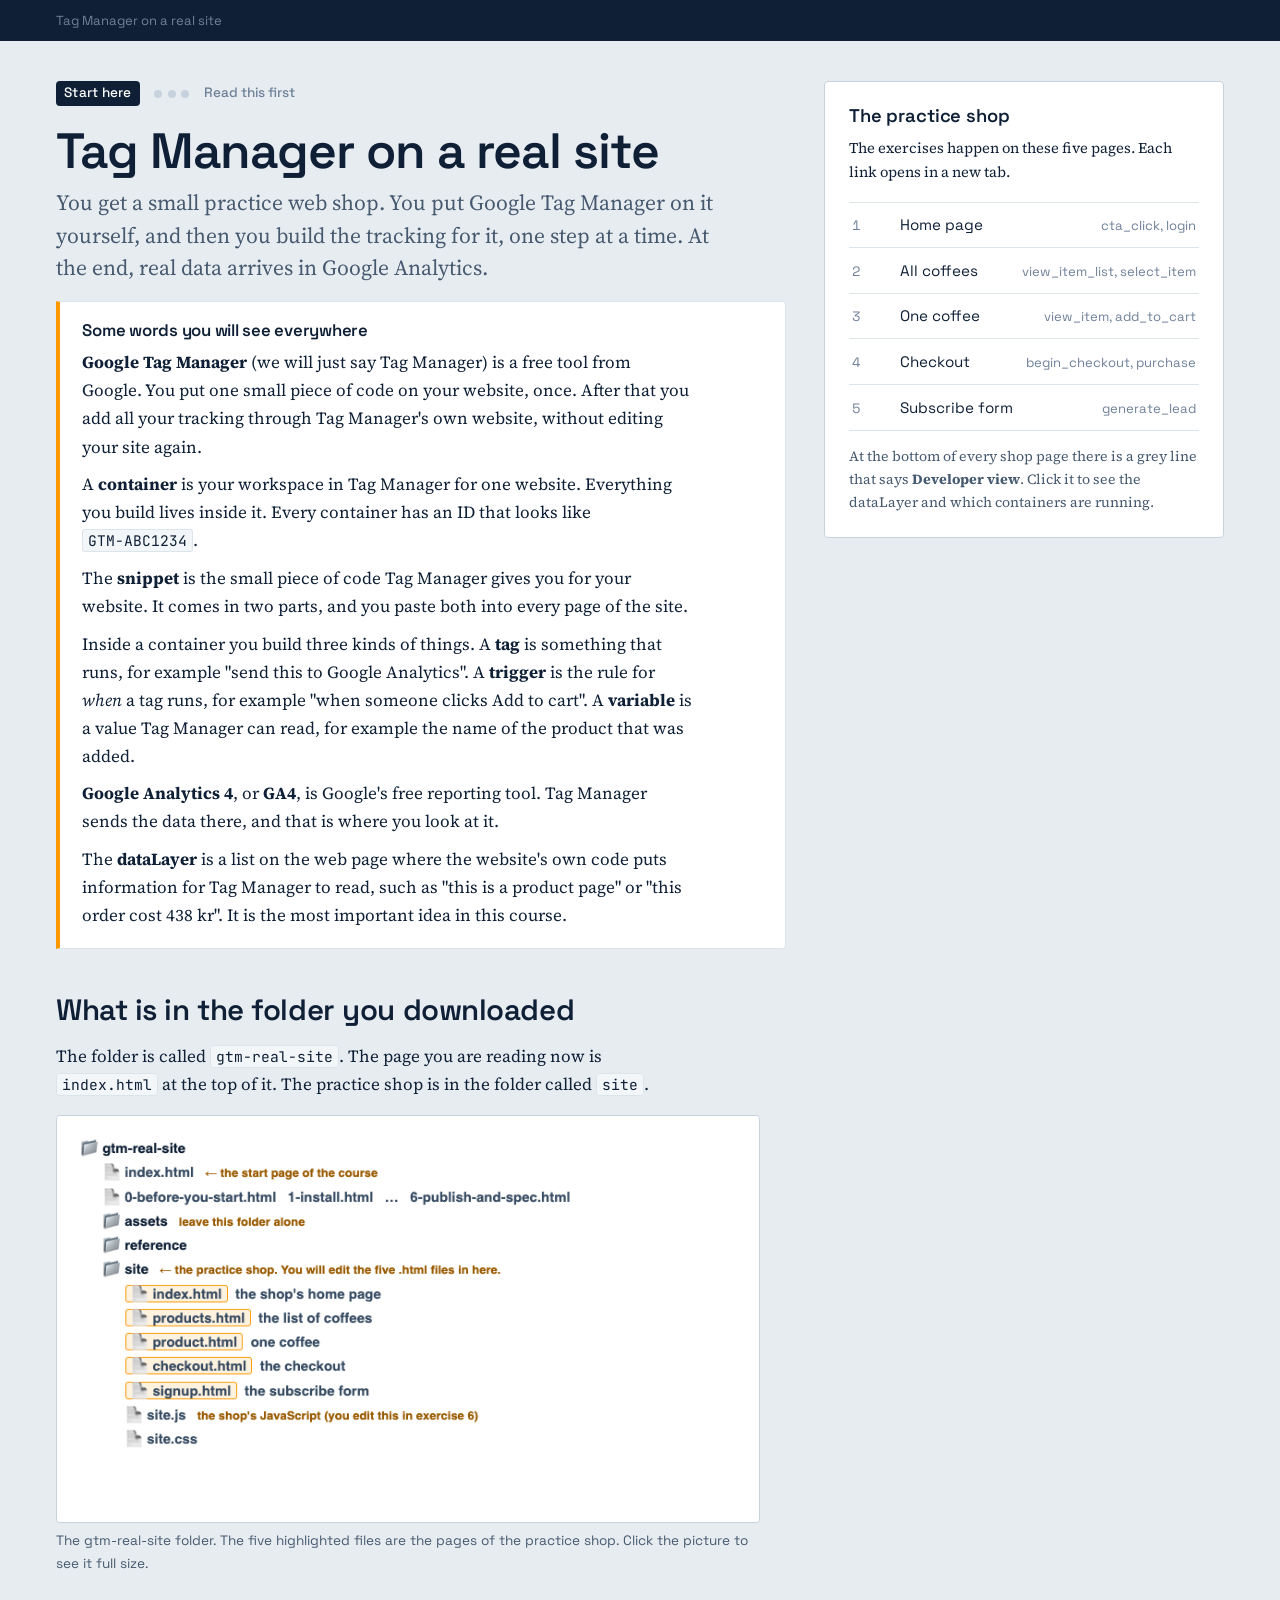
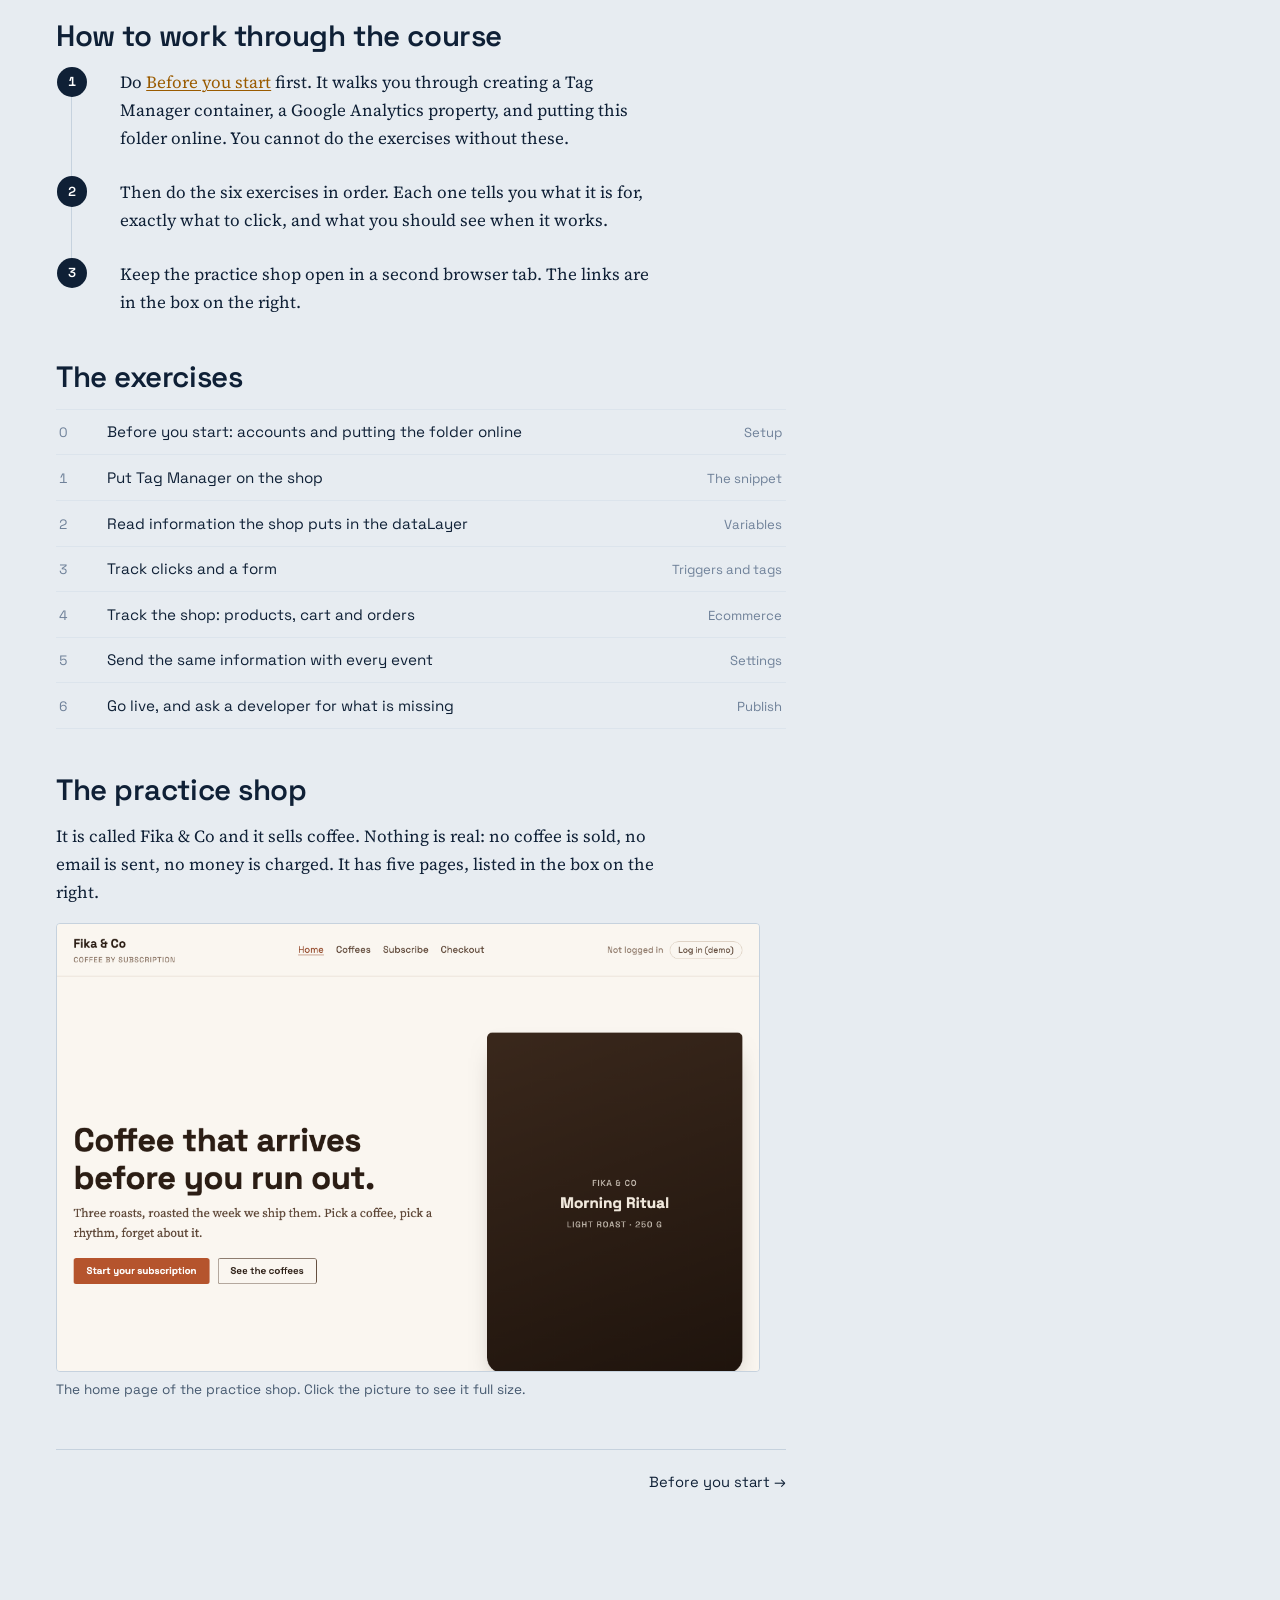
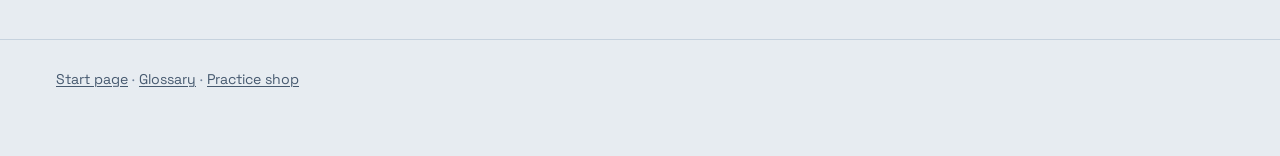
<file: gtm-real-site/index.html>
<!DOCTYPE html>
<html lang="en">
<head>
<!-- Google Tag Manager -->
<script>(function(w,d,s,l,i){w[l]=w[l]||[];w[l].push({'gtm.start':
new Date().getTime(),event:'gtm.js'});var f=d.getElementsByTagName(s)[0],
j=d.createElement(s),dl=l!='dataLayer'?'&l='+l:'';j.async=true;j.src=
'https://www.googletagmanager.com/gtm.js?id='+i+dl;f.parentNode.insertBefore(j,f);
})(window,document,'script','dataLayer','GTM-MZ7253NK');</script>
<!-- End Google Tag Manager -->
<meta charset="UTF-8">
<meta name="viewport" content="width=device-width, initial-scale=1.0">
<title>Tag Manager on a real site</title>
<meta name="description" content="A hands-on Google Tag Manager course for beginners. You put Tag Manager on a small practice web shop yourself, then build the tracking for it step by step and see the results in Google Analytics.">
<link rel="preconnect" href="https://fonts.googleapis.com">
<link rel="preconnect" href="https://fonts.gstatic.com" crossorigin>
<link href="https://fonts.googleapis.com/css2?family=JetBrains+Mono:wght@400;700&family=Source+Serif+4:opsz,wght@8..60,400;8..60,600&family=Space+Grotesk:wght@400;500;600;700&display=swap" rel="stylesheet">
<link rel="stylesheet" href="assets/course.css">
</head>
<body>
<!-- Google Tag Manager (noscript) -->
<noscript><iframe src="https://www.googletagmanager.com/ns.html?id=GTM-MZ7253NK"
height="0" width="0" style="display:none;visibility:hidden"></iframe></noscript>
<!-- End Google Tag Manager (noscript) -->

<a class="skip" href="#main">Skip to content</a>

<nav aria-label="Breadcrumb">
    <ul class="crumbs">
        <li><a href="index.html" aria-current="page">Tag Manager on a real site</a></li>
    </ul>
</nav>

<main id="main" class="wrap">
<div class="bench">
    <div class="column">

        <div class="ex-meta">
            <span class="ex-no">Start here</span>
            <span class="level"><i></i><i></i><i></i> </span>
            <span>Read this first</span>
        </div>

        <h1>Tag Manager on a real site</h1>
        <p class="lede">You get a small practice web shop. You put Google Tag Manager on it yourself, and then you build
            the tracking for it, one step at a time. At the end, real data arrives in Google Analytics.</p>

        <div class="purpose">
            <h2>Some words you will see everywhere</h2>
            <p><b>Google Tag Manager</b> (we will just say Tag Manager) is a free tool from Google. You put one small
                piece of code on your website, once. After that you add all your tracking through Tag Manager's own
                website, without editing your site again.</p>
            <p>A <b>container</b> is your workspace in Tag Manager for one website. Everything you build lives inside
                it. Every container has an ID that looks like <code>GTM-ABC1234</code>.</p>
            <p>The <b>snippet</b> is the small piece of code Tag Manager gives you for your website. It comes in two
                parts, and you paste both into every page of the site.</p>
            <p>Inside a container you build three kinds of things. A <b>tag</b> is something that runs, for example
                "send this to Google Analytics". A <b>trigger</b> is the rule for <em>when</em> a tag runs, for example
                "when someone clicks Add to cart". A <b>variable</b> is a value Tag Manager can read, for example the
                name of the product that was added.</p>
            <p><b>Google Analytics 4</b>, or <b>GA4</b>, is Google's free reporting tool. Tag Manager sends the data
                there, and that is where you look at it.</p>
            <p>The <b>dataLayer</b> is a list on the web page where the website's own code puts information for Tag
                Manager to read, such as "this is a product page" or "this order cost 438 kr". It is the most
                important idea in this course.</p>
        </div>

        <h2>What is in the folder you downloaded</h2>
        <p>The folder is called <code>gtm-real-site</code>. The page you are reading now is <code>index.html</code>
            at the top of it. The practice shop is in the folder called <code>site</code>.</p>
        <figure class="shot"><a href="assets/img/folder.png" target="_blank" rel="noopener"><img src="assets/img/folder.png" alt="The gtm-real-site folder. The five highlighted files are the pages of the practice shop."></a><figcaption>The gtm-real-site folder. The five highlighted files are the pages of the practice shop. Click the picture to see it full size.</figcaption></figure>

        <h2>How to work through the course</h2>
        <ol class="steps">
            <li><p>Do <a href="0-before-you-start.html">Before you start</a> first. It walks you through creating a
                Tag Manager container, a Google Analytics property, and putting this folder online. You cannot do the
                exercises without these.</p></li>
            <li><p>Then do the six exercises in order. Each one tells you what it is for, exactly what to click, and
                what you should see when it works.</p></li>
            <li><p>Keep the practice shop open in a second browser tab. The links are in the box on the right.</p></li>
        </ol>

        <h2>The exercises</h2>
        <ul class="exercises">
            <li><a href="0-before-you-start.html"><span class="n">0</span><span>Before you start: accounts and putting the folder online</span><span class="what">Setup</span></a></li>
            <li><a href="1-install.html"><span class="n">1</span><span>Put Tag Manager on the shop</span><span class="what">The snippet</span></a></li>
            <li><a href="2-page-data.html"><span class="n">2</span><span>Read information the shop puts in the dataLayer</span><span class="what">Variables</span></a></li>
            <li><a href="3-custom-events.html"><span class="n">3</span><span>Track clicks and a form</span><span class="what">Triggers and tags</span></a></li>
            <li><a href="4-ecommerce.html"><span class="n">4</span><span>Track the shop: products, cart and orders</span><span class="what">Ecommerce</span></a></li>
            <li><a href="5-shared-settings.html"><span class="n">5</span><span>Send the same information with every event</span><span class="what">Settings</span></a></li>
            <li><a href="6-publish-and-spec.html"><span class="n">6</span><span>Go live, and ask a developer for what is missing</span><span class="what">Publish</span></a></li>
        </ul>

        <h2>The practice shop</h2>
        <p>It is called Fika &amp; Co and it sells coffee. Nothing is real: no coffee is sold, no email is sent, no
            money is charged. It has five pages, listed in the box on the right.</p>
        <figure class="shot"><a href="assets/img/site-home.png" target="_blank" rel="noopener"><img src="assets/img/site-home.png" alt="The home page of the practice shop."></a><figcaption>The home page of the practice shop. Click the picture to see it full size.</figcaption></figure>


        <div class="pager">
            <span></span>
            <span><a href="0-before-you-start.html">Before you start &rarr;</a></span>
        </div>
    </div>

    <div class="rail">
        <div class="card">
            <h3 style="margin-top:0">The practice shop</h3>
            <p style="font-size:.92rem">The exercises happen on these five pages. Each link opens in a new tab.</p>
            <ul class="exercises"><li><a href="site/index.html" target="_blank" rel="noopener"><span class="n">1</span><span>Home page</span><span class="what">cta_click, login</span></a></li><li><a href="site/products.html" target="_blank" rel="noopener"><span class="n">2</span><span>All coffees</span><span class="what">view_item_list, select_item</span></a></li><li><a href="site/product.html?sku=FK-002" target="_blank" rel="noopener"><span class="n">3</span><span>One coffee</span><span class="what">view_item, add_to_cart</span></a></li><li><a href="site/checkout.html" target="_blank" rel="noopener"><span class="n">4</span><span>Checkout</span><span class="what">begin_checkout, purchase</span></a></li><li><a href="site/signup.html" target="_blank" rel="noopener"><span class="n">5</span><span>Subscribe form</span><span class="what">generate_lead</span></a></li></ul>
            <p style="font-size:.88rem;margin:.9rem 0 0;color:var(--ink-2)">At the bottom of every shop page there is a grey line that says <b>Developer view</b>. Click it to see the dataLayer and which containers are running.</p>
        </div>
    </div>
</div>
</main>

<footer class="site">
    <p><a href="index.html">Start page</a> · <a href="reference/glossary.html">Glossary</a> · <a href="site/index.html">Practice shop</a></p>
</footer>

</body>
</html>
</file>
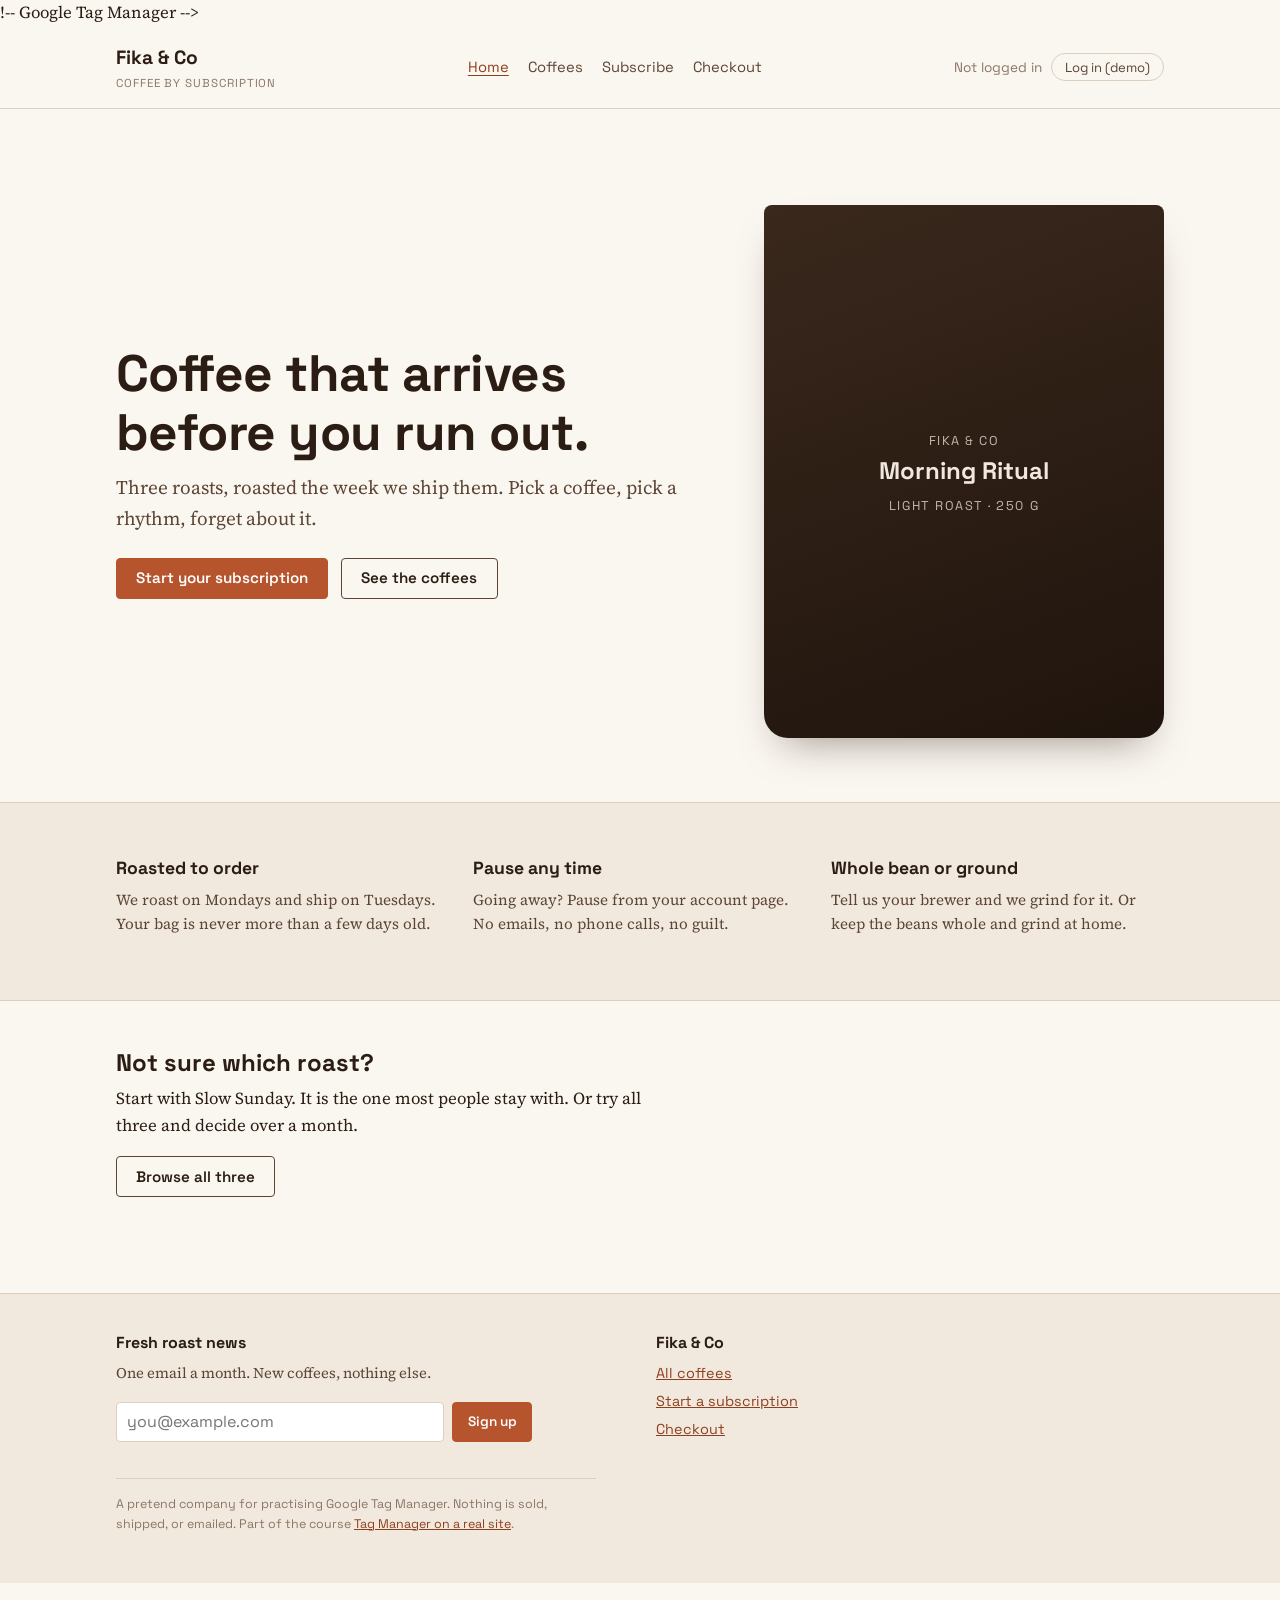
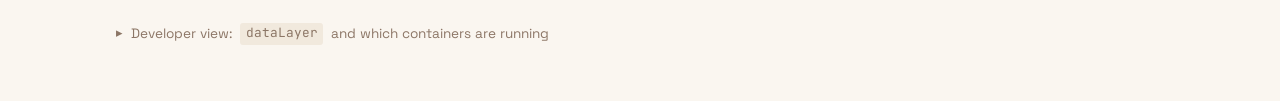
<file: gtm-real-site/site/index.html>
<!DOCTYPE html>
<html lang="en">
<head>

<meta charset="UTF-8">
<meta name="viewport" content="width=device-width, initial-scale=1.0">
<title>Fika & Co — Coffee by subscription</title>
<meta name="description" content="Practice site for the Tag Manager course, module 5. Fresh-roasted coffee by subscription.">
<link rel="preconnect" href="https://fonts.googleapis.com">
<link rel="preconnect" href="https://fonts.gstatic.com" crossorigin>
<link href="https://fonts.googleapis.com/css2?family=JetBrains+Mono:wght@400;700&family=Source+Serif+4:opsz,wght@8..60,400;8..60,600&family=Space+Grotesk:wght@400;500;600;700&display=swap" rel="stylesheet">
<link rel="stylesheet" href="site.css">

<!-- Page data. site.js pushes this into the dataLayer straight away, BEFORE
     any container loads, so every tag on the page can read page.* and user.* -->
<script>window.FIKA_PAGE = { type: 'home', category: null };</script>
<script src="site.js"></script>

<!-- ======================================================================
     EXERCISE 1 — PASTE THE <head> PART OF YOUR GOOGLE TAG MANAGER
     SNIPPET ON THE EMPTY LINE BELOW THIS COMMENT.

     (The snippet at the very top of this file belongs to the course author.
     Leave it there. Two containers on one page is normal.)
     ====================================================================== -->
!-- Google Tag Manager -->
  <script>
    (function(w,d,s,l,i){
      w[l]=w[l]||[];
      w[l].push({'gtm.start': new Date().getTime(), event:'gtm.js'});
      var f=d.getElementsByTagName(s)[0],
      j=d.createElement(s),
      dl=l!='dataLayer'?'&l='+l:'';
      j.async=true;
      j.src='https://www.googletagmanager.com/gtm.js?id='+i+dl;
      f.parentNode.insertBefore(j,f);
    })(window,document,'script','dataLayer','GTM-MZ7253NK');
  </script>
  <!-- End Google Tag Manager -->
<!-- ====================================================================== -->

<!-- Developer view: the collapsible dataLayer panel at the bottom of the page.
     A real site would not have this. -->
<script>window.GTM_COURSE_MANUAL = 'GTM-W2S6DPBK';</script>
<script src="../assets/course.js"></script>
</head>
<body data-page="home">


<!-- ======================================================================
     EXERCISE 1 — PASTE THE <body> PART OF YOUR SNIPPET (the <noscript>
     iframe) ON THE EMPTY LINE BELOW THIS COMMENT.
     ====================================================================== -->
<!-- Google Tag Manager (noscript) -->
<noscript><iframe src="https://www.googletagmanager.com/ns.html?id=GTM-MZ7253NK"
height="0" width="0" style="display:none;visibility:hidden"></iframe></noscript>
<!-- End Google Tag Manager (noscript) -->
<!-- ====================================================================== -->

<header class="top">
    <div class="wrap">
        <a class="brand" href="index.html">Fika &amp; Co <small>Coffee by subscription</small></a>
        <nav aria-label="Main"><ul><li><a href="index.html" aria-current="page">Home</a></li><li><a href="products.html">Coffees</a></li><li><a href="signup.html">Subscribe</a></li><li><a href="checkout.html">Checkout</a></li></ul></nav>
        <div class="account" id="account"></div>
    </div>
</header>

<main>

    <section class="hero">
        <div class="wrap">
            <div>
                <h1>Coffee that arrives before you run out.</h1>
                <p class="lede">Three roasts, roasted the week we ship them. Pick a coffee, pick a rhythm, forget about it.</p>
                <div class="row">
                    <a class="btn" href="signup.html" data-cta="hero">Start your subscription</a>
                    <a class="btn ghost" href="products.html" data-cta="hero_secondary">See the coffees</a>
                </div>
            </div>
            <div class="bag"><div><span>Fika &amp; Co</span><b>Morning Ritual</b><span>Light roast · 250 g</span></div></div>
        </div>
    </section>

    <section class="band cream">
        <div class="wrap">
            <div class="three">
                <div><h3>Roasted to order</h3><p>We roast on Mondays and ship on Tuesdays. Your bag is never more than a few days old.</p></div>
                <div><h3>Pause any time</h3><p>Going away? Pause from your account page. No emails, no phone calls, no guilt.</p></div>
                <div><h3>Whole bean or ground</h3><p>Tell us your brewer and we grind for it. Or keep the beans whole and grind at home.</p></div>
            </div>
        </div>
    </section>

    <section class="band">
        <div class="wrap">
            <h2>Not sure which roast?</h2>
            <p>Start with Slow Sunday. It is the one most people stay with. Or try all three and decide over a month.</p>
            <a class="btn ghost" href="products.html" data-cta="mid_page">Browse all three</a>
        </div>
    </section>

</main>

<footer class="foot">
    <div class="wrap">
        <div>
            <h3>Fresh roast news</h3>
            <p>One email a month. New coffees, nothing else.</p>
            <form id="footer-newsletter">
                <input type="email" name="email" placeholder="you@example.com" aria-label="Email address" required>
                <button class="btn small" type="submit">Sign up</button>
            </form>
        </div>
        <div>
            <h3>Fika &amp; Co</h3>
            <ul>
                <li><a href="products.html">All coffees</a></li>
                <li><a href="signup.html">Start a subscription</a></li>
                <li><a href="checkout.html">Checkout</a></li>
            </ul>
        </div>
        <p class="legal">A pretend company for practising Google Tag Manager. Nothing is sold, shipped, or emailed.
            Part of the course <a href="../index.html">Tag Manager on a real site</a>.</p>
    </div>
</footer>

<details class="devpanel">
    <summary>Developer view: <code>dataLayer</code> and which containers are running</summary>
    <p class="devnote">This panel is course scaffolding. Your Tag Manager <b>Preview</b> mode shows the same information, and that is the tool you will use on real sites.</p>
    <div id="monitor"></div>
</details>

</body>
</html>
</file>
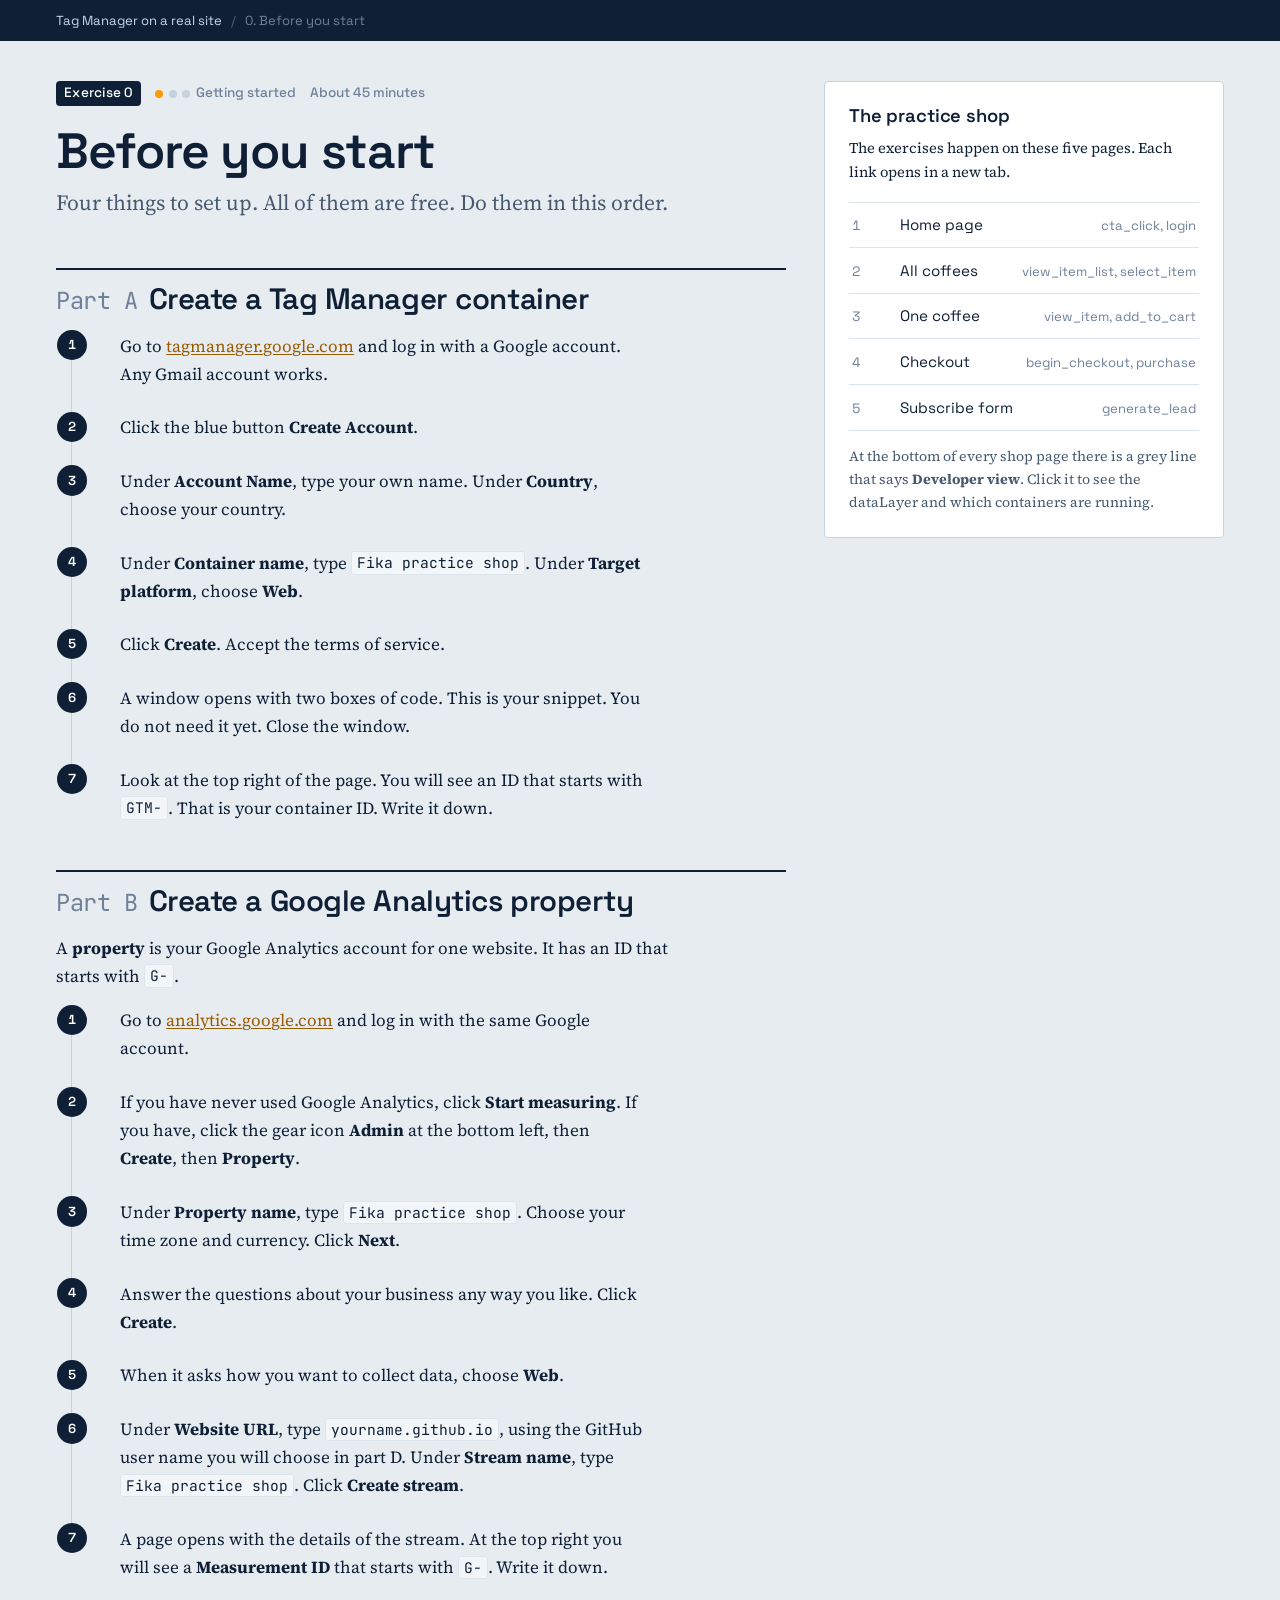
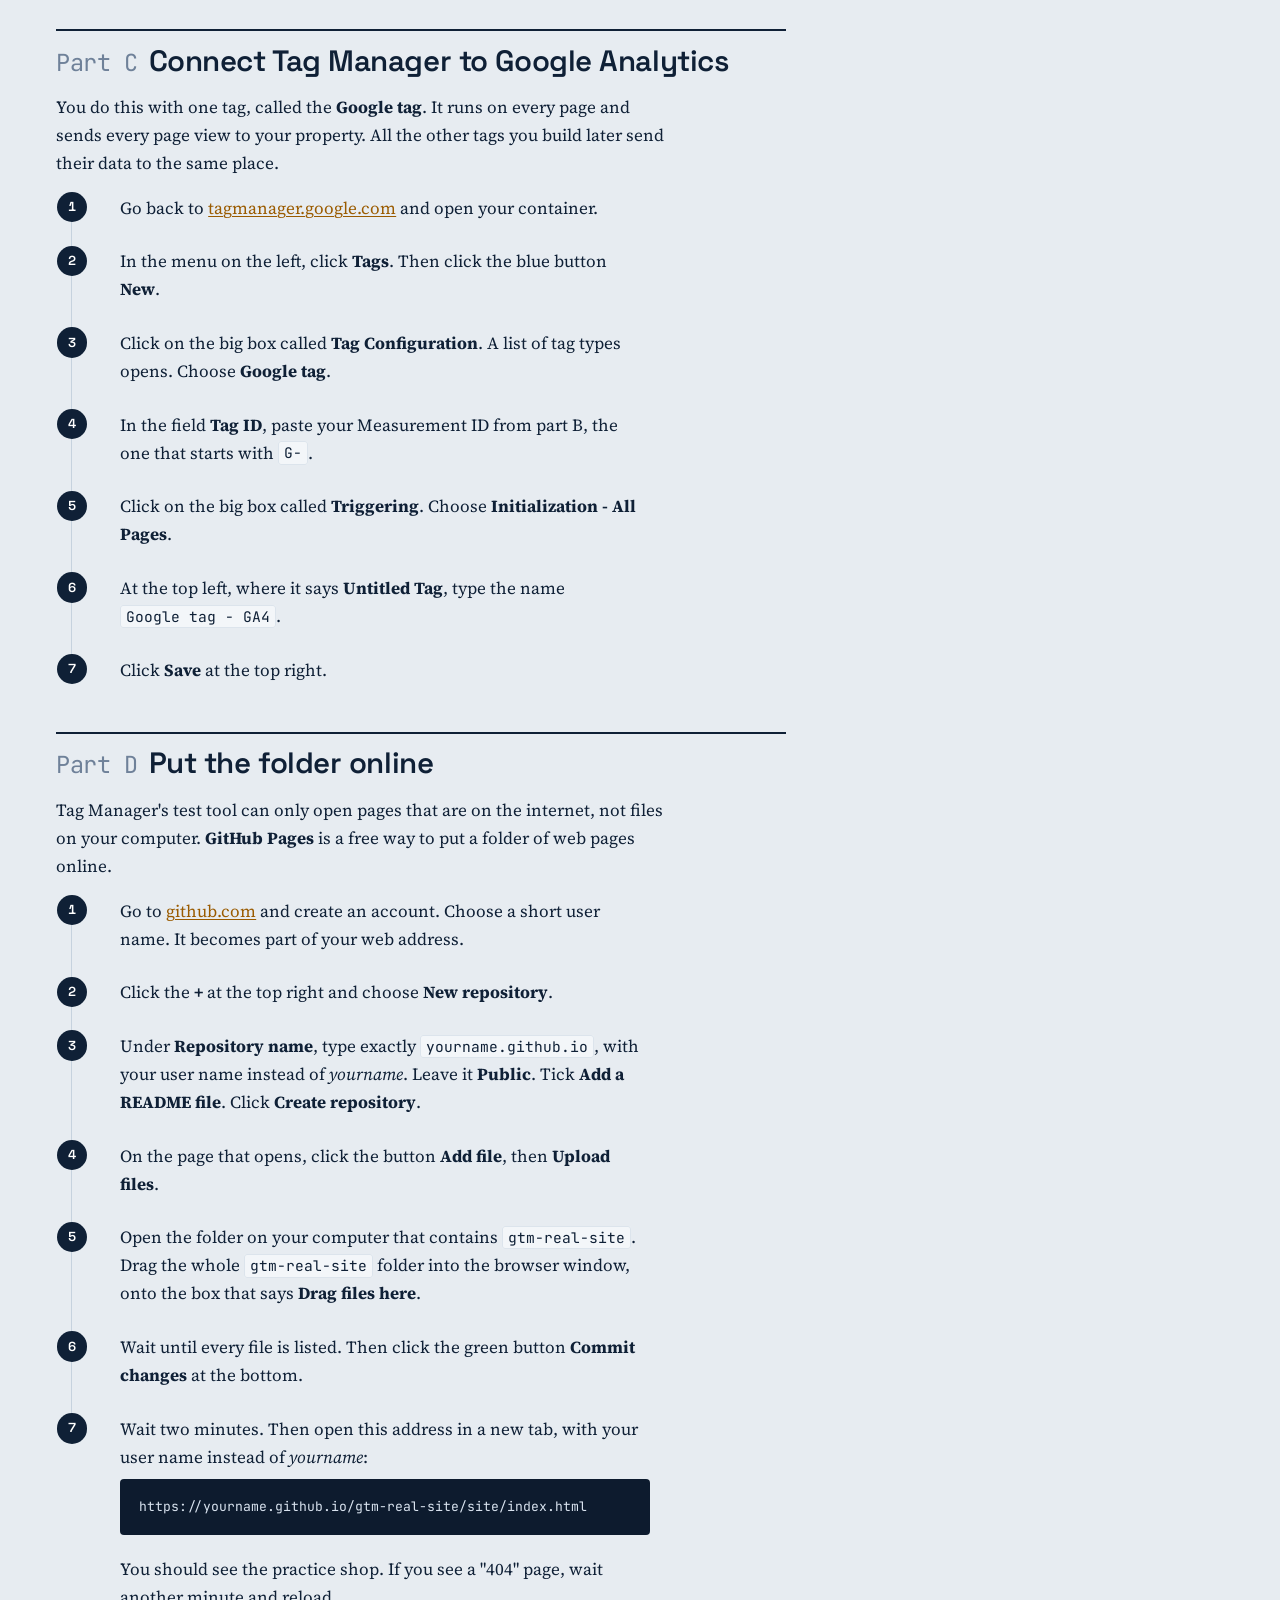
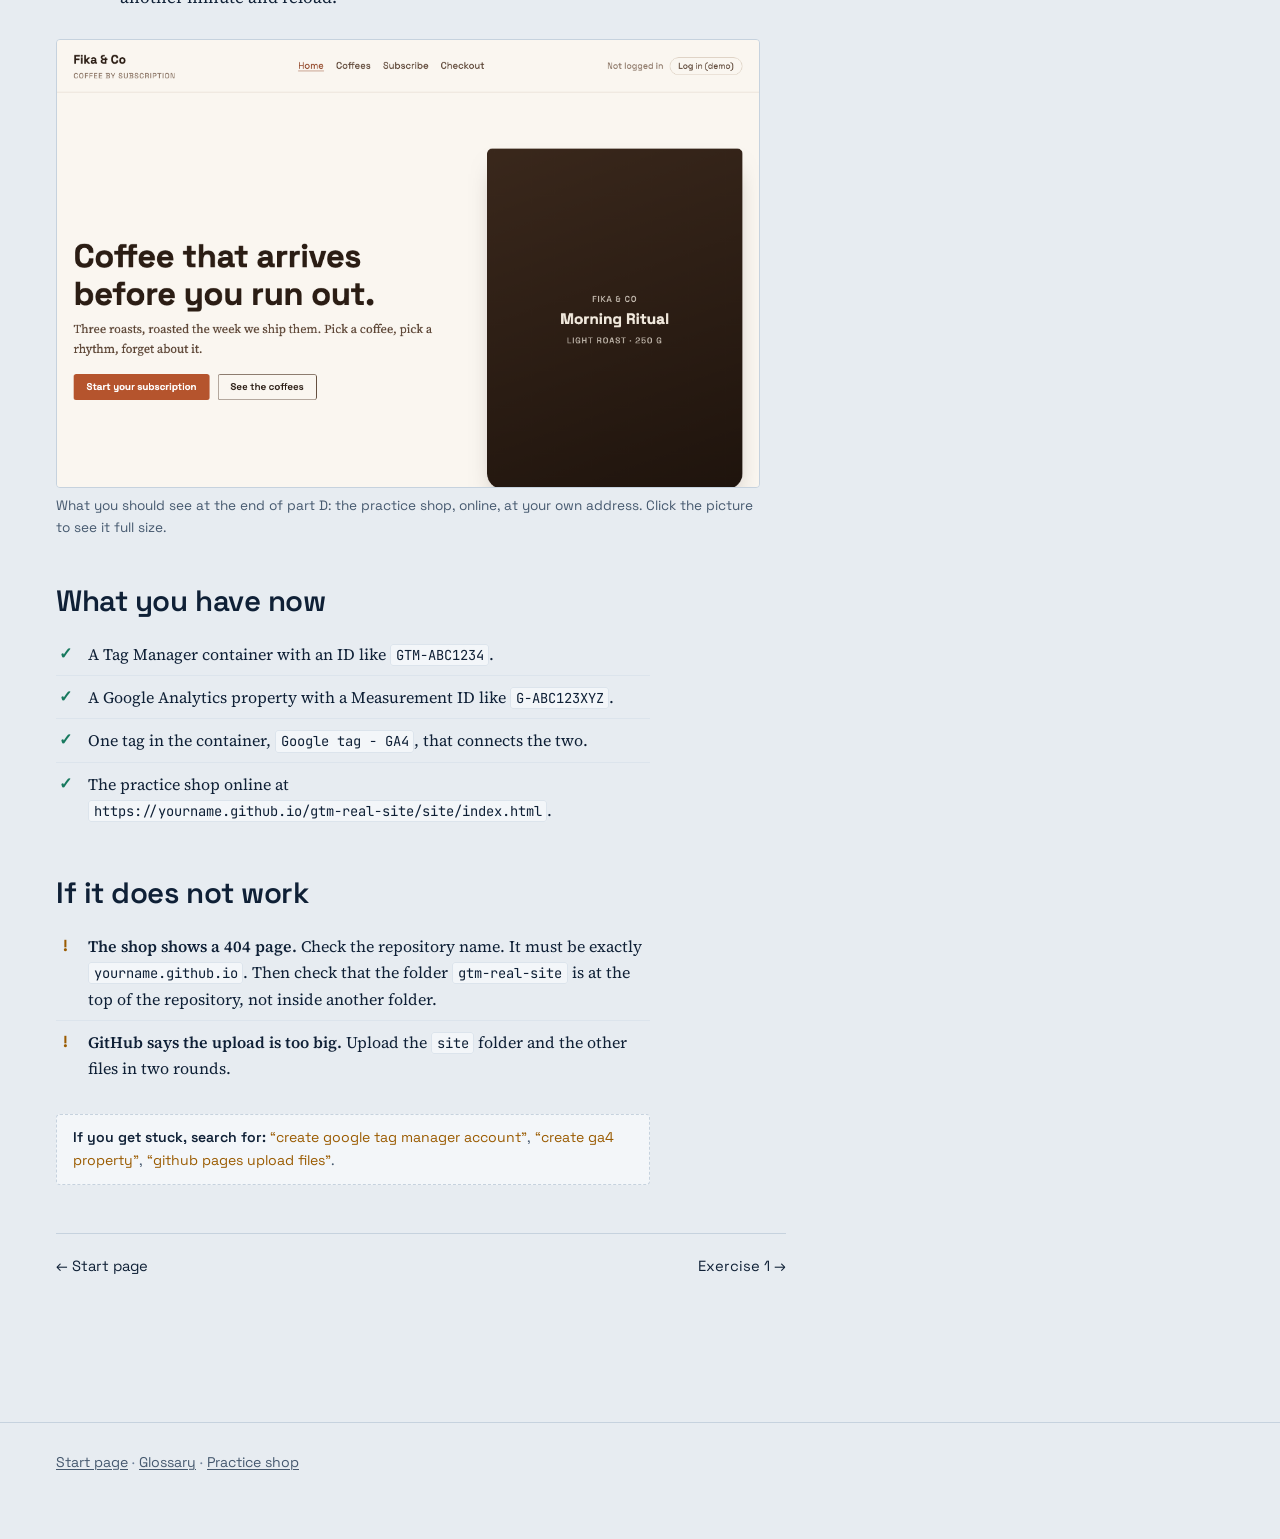
<file: gtm-real-site/0-before-you-start.html>
<!DOCTYPE html>
<html lang="en">
<head>
<!-- Google Tag Manager -->
<script>(function(w,d,s,l,i){w[l]=w[l]||[];w[l].push({'gtm.start':
new Date().getTime(),event:'gtm.js'});var f=d.getElementsByTagName(s)[0],
j=d.createElement(s),dl=l!='dataLayer'?'&l='+l:'';j.async=true;j.src=
'https://www.googletagmanager.com/gtm.js?id='+i+dl;f.parentNode.insertBefore(j,f);
})(window,document,'script','dataLayer','GTM-W2S6DPBK');</script>
<!-- End Google Tag Manager -->
<meta charset="UTF-8">
<meta name="viewport" content="width=device-width, initial-scale=1.0">
<title>Before you start</title>
<meta name="description" content="Create a Google Tag Manager container and a Google Analytics 4 property, connect them, and put the practice shop online with GitHub Pages.">
<link rel="preconnect" href="https://fonts.googleapis.com">
<link rel="preconnect" href="https://fonts.gstatic.com" crossorigin>
<link href="https://fonts.googleapis.com/css2?family=JetBrains+Mono:wght@400;700&family=Source+Serif+4:opsz,wght@8..60,400;8..60,600&family=Space+Grotesk:wght@400;500;600;700&display=swap" rel="stylesheet">
<link rel="stylesheet" href="assets/course.css">
</head>
<body>
<!-- Google Tag Manager (noscript) -->
<noscript><iframe src="https://www.googletagmanager.com/ns.html?id=GTM-W2S6DPBK"
height="0" width="0" style="display:none;visibility:hidden"></iframe></noscript>
<!-- End Google Tag Manager (noscript) -->

<a class="skip" href="#main">Skip to content</a>

<nav aria-label="Breadcrumb">
    <ul class="crumbs">
        <li><a href="index.html">Tag Manager on a real site</a></li><li><a href="0-before-you-start.html" aria-current="page">0. Before you start</a></li>
    </ul>
</nav>

<main id="main" class="wrap">
<div class="bench">
    <div class="column">

        <div class="ex-meta">
            <span class="ex-no">Exercise 0</span>
            <span class="level"><i class="on"></i><i></i><i></i> Getting started</span>
            <span>About 45 minutes</span>
        </div>

        <h1>Before you start</h1>
        <p class="lede">Four things to set up. All of them are free. Do them in this order.</p>

        <h2 class="step"><span class="num">Part A</span> Create a Tag Manager container</h2>
        <ol class="steps">
            <li><p>Go to <a href="https://tagmanager.google.com" target="_blank" rel="noopener">tagmanager.google.com</a> and log in with a Google account. Any Gmail account works.</p></li>
            <li><p>Click the blue button <b>Create Account</b>.</p></li>
            <li><p>Under <b>Account Name</b>, type your own name. Under <b>Country</b>, choose your country.</p></li>
            <li><p>Under <b>Container name</b>, type <code>Fika practice shop</code>. Under <b>Target platform</b>, choose <b>Web</b>.</p></li>
            <li><p>Click <b>Create</b>. Accept the terms of service.</p></li>
            <li><p>A window opens with two boxes of code. This is your snippet. You do not need it yet. Close the window.</p></li>
            <li><p>Look at the top right of the page. You will see an ID that starts with <code>GTM-</code>. That is your container ID. Write it down.</p></li>
        </ol>

        <h2 class="step"><span class="num">Part B</span> Create a Google Analytics property</h2>
        <p>A <b>property</b> is your Google Analytics account for one website. It has an ID that starts with <code>G-</code>.</p>
        <ol class="steps">
            <li><p>Go to <a href="https://analytics.google.com" target="_blank" rel="noopener">analytics.google.com</a> and log in with the same Google account.</p></li>
            <li><p>If you have never used Google Analytics, click <b>Start measuring</b>. If you have, click the gear icon <b>Admin</b> at the bottom left, then <b>Create</b>, then <b>Property</b>.</p></li>
            <li><p>Under <b>Property name</b>, type <code>Fika practice shop</code>. Choose your time zone and currency. Click <b>Next</b>.</p></li>
            <li><p>Answer the questions about your business any way you like. Click <b>Create</b>.</p></li>
            <li><p>When it asks how you want to collect data, choose <b>Web</b>.</p></li>
            <li><p>Under <b>Website URL</b>, type <code>yourname.github.io</code>, using the GitHub user name you will choose in part D. Under <b>Stream name</b>, type <code>Fika practice shop</code>. Click <b>Create stream</b>.</p></li>
            <li><p>A page opens with the details of the stream. At the top right you will see a <b>Measurement ID</b> that starts with <code>G-</code>. Write it down.</p></li>
        </ol>

        <h2 class="step"><span class="num">Part C</span> Connect Tag Manager to Google Analytics</h2>
        <p>You do this with one tag, called the <b>Google tag</b>. It runs on every page and sends every page view to your property. All the other tags you build later send their data to the same place.</p>
        <ol class="steps">
            <li><p>Go back to <a href="https://tagmanager.google.com" target="_blank" rel="noopener">tagmanager.google.com</a> and open your container.</p></li>
            <li><p>In the menu on the left, click <b>Tags</b>. Then click the blue button <b>New</b>.</p></li>
            <li><p>Click on the big box called <b>Tag Configuration</b>. A list of tag types opens. Choose <b>Google tag</b>.</p></li>
            <li><p>In the field <b>Tag ID</b>, paste your Measurement ID from part B, the one that starts with <code>G-</code>.</p></li>
            <li><p>Click on the big box called <b>Triggering</b>. Choose <b>Initialization - All Pages</b>.</p></li>
            <li><p>At the top left, where it says <b>Untitled Tag</b>, type the name <code>Google tag - GA4</code>.</p></li>
            <li><p>Click <b>Save</b> at the top right.</p></li>
        </ol>

        <h2 class="step"><span class="num">Part D</span> Put the folder online</h2>
        <p>Tag Manager's test tool can only open pages that are on the internet, not files on your computer. <b>GitHub Pages</b> is a free way to put a folder of web pages online.</p>
        <ol class="steps">
            <li><p>Go to <a href="https://github.com" target="_blank" rel="noopener">github.com</a> and create an account. Choose a short user name. It becomes part of your web address.</p></li>
            <li><p>Click the <b>+</b> at the top right and choose <b>New repository</b>.</p></li>
            <li><p>Under <b>Repository name</b>, type exactly <code>yourname.github.io</code>, with your user name instead of <i>yourname</i>. Leave it <b>Public</b>. Tick <b>Add a README file</b>. Click <b>Create repository</b>.</p></li>
            <li><p>On the page that opens, click the button <b>Add file</b>, then <b>Upload files</b>.</p></li>
            <li><p>Open the folder on your computer that contains <code>gtm-real-site</code>. Drag the whole <code>gtm-real-site</code> folder into the browser window, onto the box that says <b>Drag files here</b>.</p></li>
            <li><p>Wait until every file is listed. Then click the green button <b>Commit changes</b> at the bottom.</p></li>
            <li><p>Wait two minutes. Then open this address in a new tab, with your user name instead of <i>yourname</i>:</p>
<pre><code>https://yourname.github.io/gtm-real-site/site/index.html</code></pre>
                <p>You should see the practice shop. If you see a "404" page, wait another minute and reload.</p></li>
        </ol>
        <figure class="shot"><a href="assets/img/site-home.png" target="_blank" rel="noopener"><img src="assets/img/site-home.png" alt="What you should see at the end of part D: the practice shop, online, at your own address."></a><figcaption>What you should see at the end of part D: the practice shop, online, at your own address. Click the picture to see it full size.</figcaption></figure>

        <h2>What you have now</h2>
        <ul class="outcome">
            <li>A Tag Manager container with an ID like <code>GTM-ABC1234</code>.</li>
            <li>A Google Analytics property with a Measurement ID like <code>G-ABC123XYZ</code>.</li>
            <li>One tag in the container, <code>Google tag - GA4</code>, that connects the two.</li>
            <li>The practice shop online at <code>https://yourname.github.io/gtm-real-site/site/index.html</code>.</li>
        </ul>

        <h2>If it does not work</h2>
        <ul class="fix">
            <li><b>The shop shows a 404 page.</b> Check the repository name. It must be exactly <code>yourname.github.io</code>. Then check that the folder <code>gtm-real-site</code> is at the top of the repository, not inside another folder.</li>
            <li><b>GitHub says the upload is too big.</b> Upload the <code>site</code> folder and the other files in two rounds.</li>
        </ul>

        <div class="lookup">
            <b>If you get stuck, search for:</b> <q>create google tag manager account</q>, <q>create ga4 property</q>,
            <q>github pages upload files</q>.
        </div>


        <div class="pager">
            <span><a href="index.html">&larr; Start page</a></span>
            <span><a href="1-install.html">Exercise 1 &rarr;</a></span>
        </div>
    </div>

    <div class="rail">
        <div class="card">
            <h3 style="margin-top:0">The practice shop</h3>
            <p style="font-size:.92rem">The exercises happen on these five pages. Each link opens in a new tab.</p>
            <ul class="exercises"><li><a href="site/index.html" target="_blank" rel="noopener"><span class="n">1</span><span>Home page</span><span class="what">cta_click, login</span></a></li><li><a href="site/products.html" target="_blank" rel="noopener"><span class="n">2</span><span>All coffees</span><span class="what">view_item_list, select_item</span></a></li><li><a href="site/product.html?sku=FK-002" target="_blank" rel="noopener"><span class="n">3</span><span>One coffee</span><span class="what">view_item, add_to_cart</span></a></li><li><a href="site/checkout.html" target="_blank" rel="noopener"><span class="n">4</span><span>Checkout</span><span class="what">begin_checkout, purchase</span></a></li><li><a href="site/signup.html" target="_blank" rel="noopener"><span class="n">5</span><span>Subscribe form</span><span class="what">generate_lead</span></a></li></ul>
            <p style="font-size:.88rem;margin:.9rem 0 0;color:var(--ink-2)">At the bottom of every shop page there is a grey line that says <b>Developer view</b>. Click it to see the dataLayer and which containers are running.</p>
        </div>
    </div>
</div>
</main>

<footer class="site">
    <p><a href="index.html">Start page</a> · <a href="reference/glossary.html">Glossary</a> · <a href="site/index.html">Practice shop</a></p>
</footer>

</body>
</html>
</file>
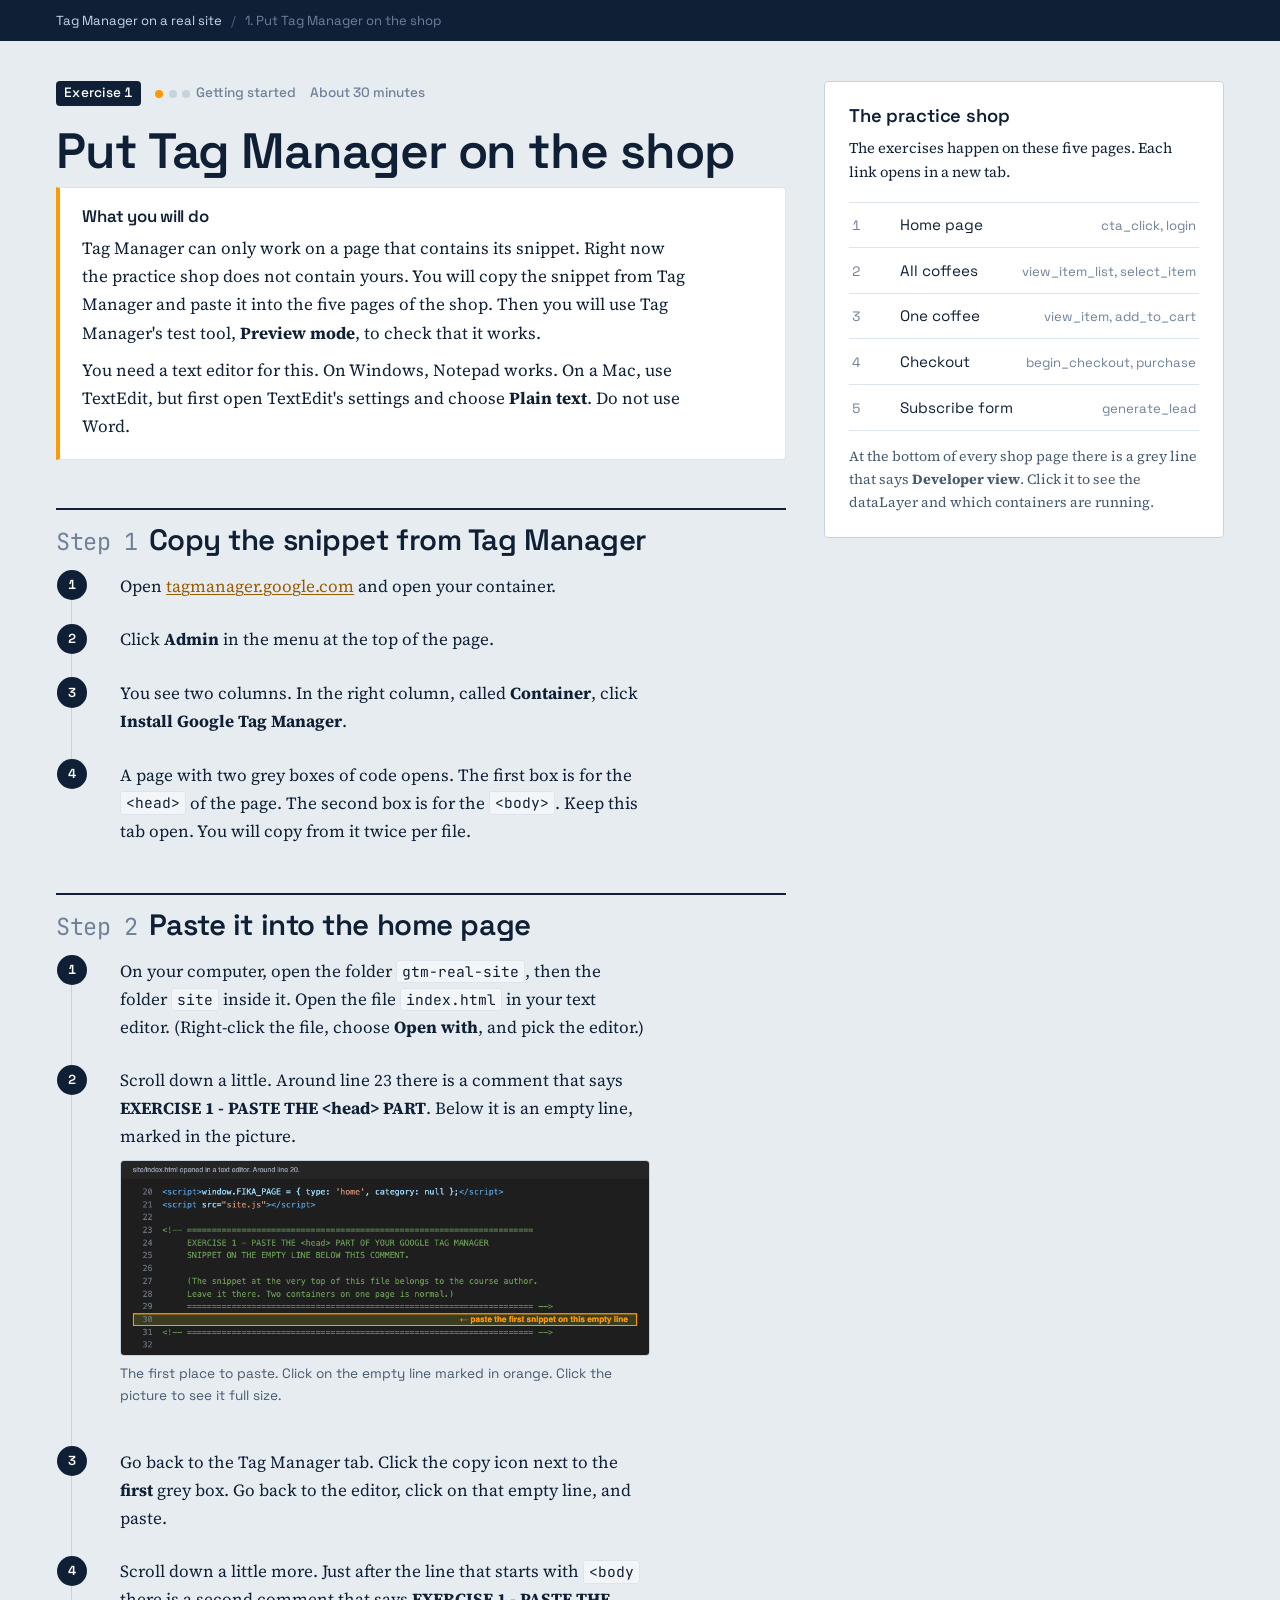
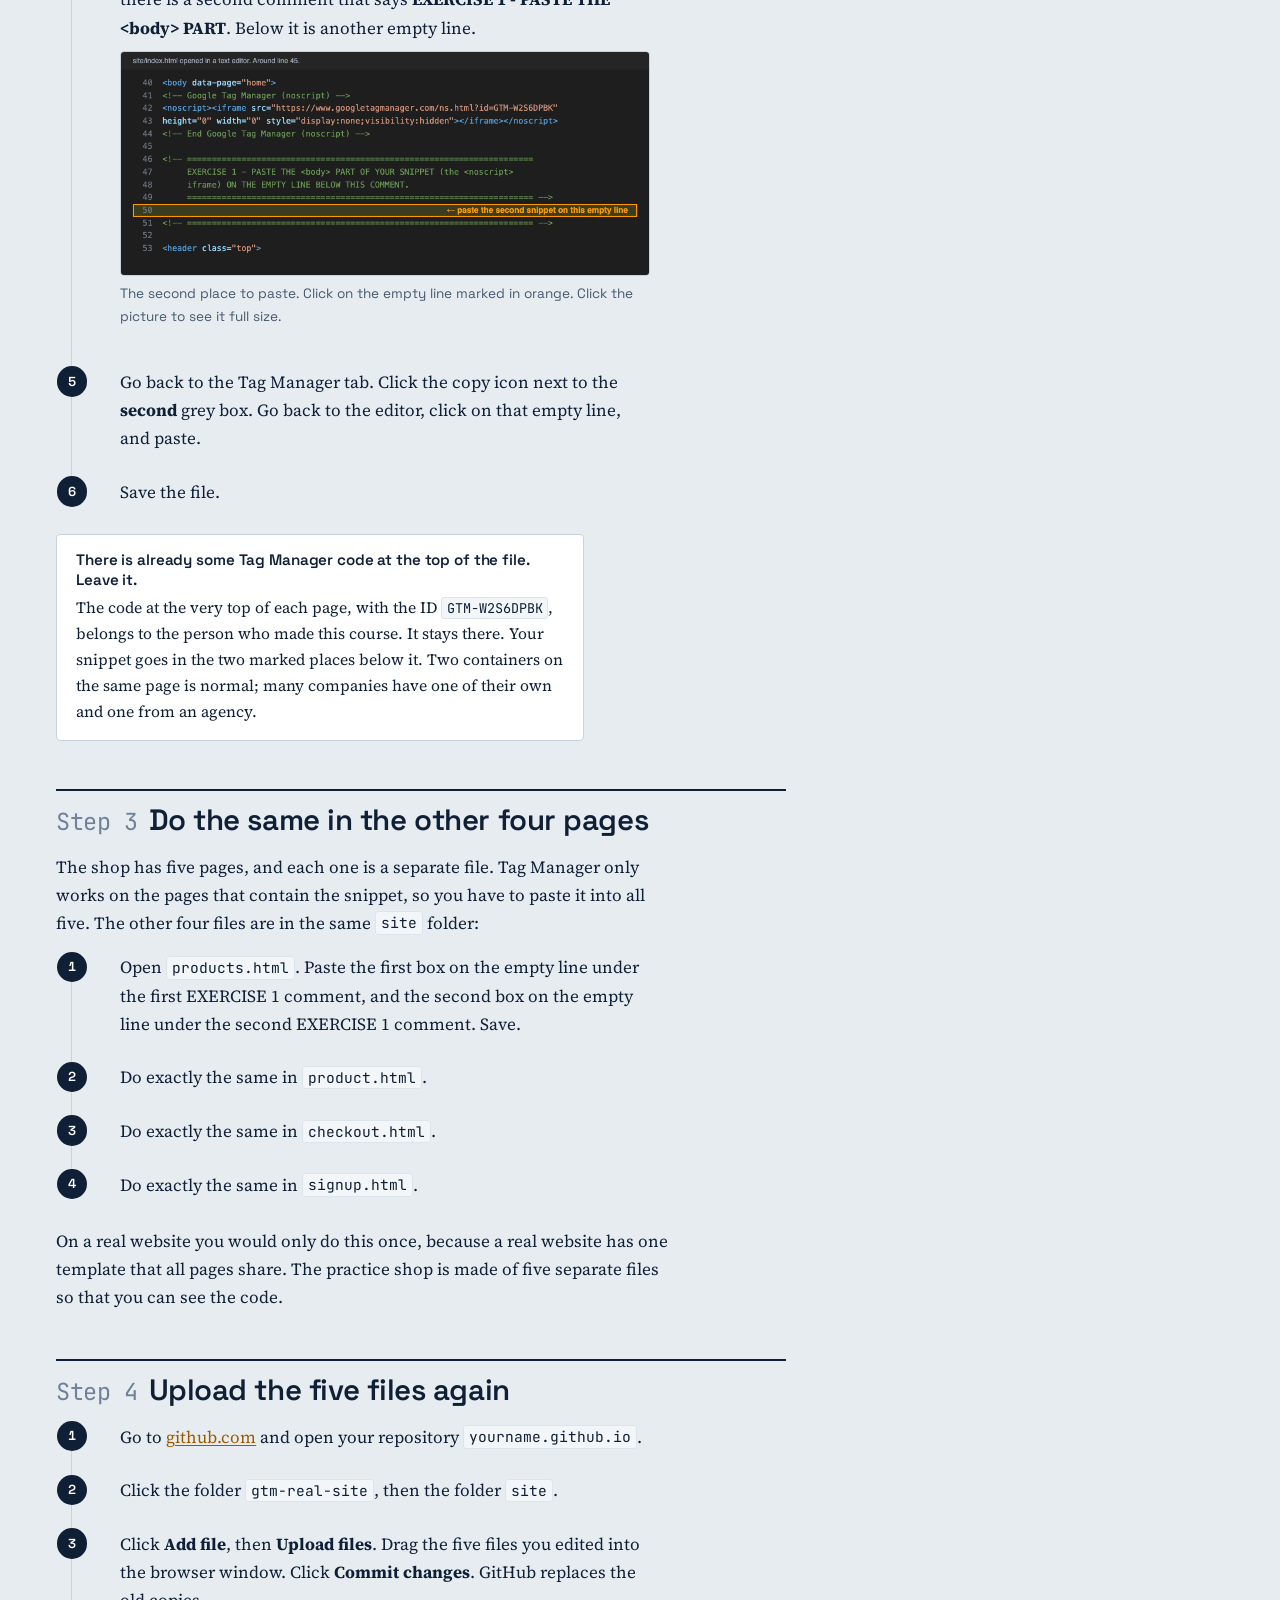
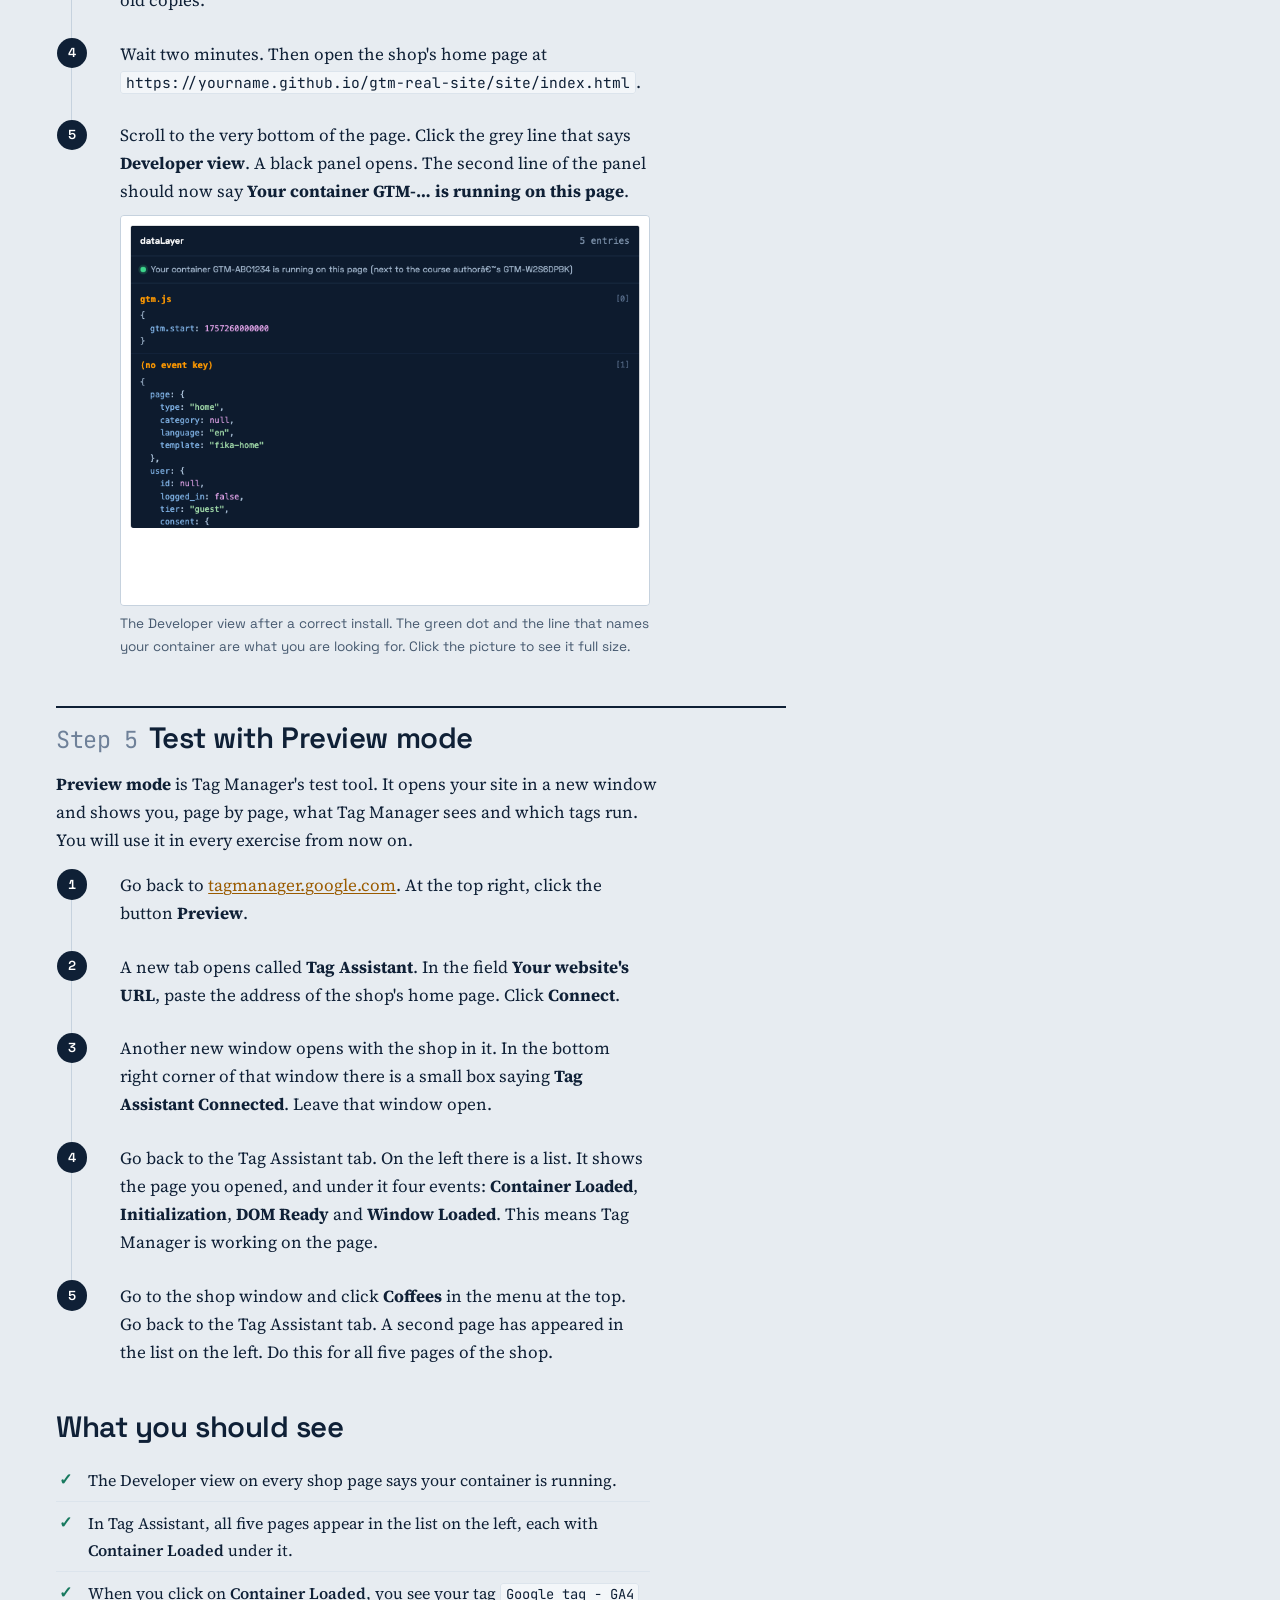
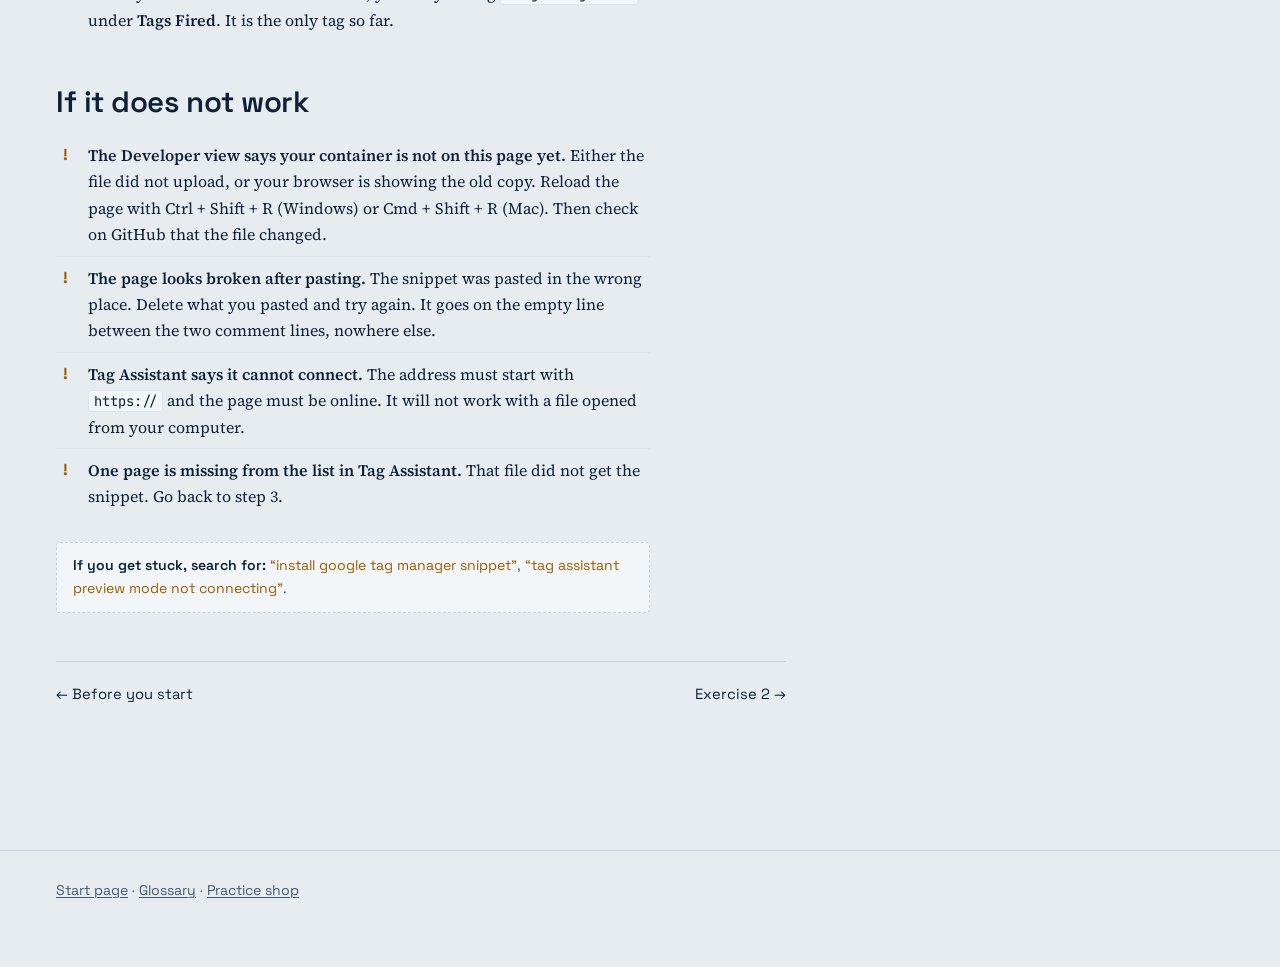
<file: gtm-real-site/1-install.html>
<!DOCTYPE html>
<html lang="en">
<head>
<!-- Google Tag Manager -->
<script>(function(w,d,s,l,i){w[l]=w[l]||[];w[l].push({'gtm.start':
new Date().getTime(),event:'gtm.js'});var f=d.getElementsByTagName(s)[0],
j=d.createElement(s),dl=l!='dataLayer'?'&l='+l:'';j.async=true;j.src=
'https://www.googletagmanager.com/gtm.js?id='+i+dl;f.parentNode.insertBefore(j,f);
})(window,document,'script','dataLayer','GTM-W2S6DPBK');</script>
<!-- End Google Tag Manager -->
<meta charset="UTF-8">
<meta name="viewport" content="width=device-width, initial-scale=1.0">
<title>1. Put Tag Manager on the shop</title>
<meta name="description" content="Copy your Google Tag Manager snippet and paste it into the five pages of the practice shop. Then check that it works with Preview mode.">
<link rel="preconnect" href="https://fonts.googleapis.com">
<link rel="preconnect" href="https://fonts.gstatic.com" crossorigin>
<link href="https://fonts.googleapis.com/css2?family=JetBrains+Mono:wght@400;700&family=Source+Serif+4:opsz,wght@8..60,400;8..60,600&family=Space+Grotesk:wght@400;500;600;700&display=swap" rel="stylesheet">
<link rel="stylesheet" href="assets/course.css">
</head>
<body>
<!-- Google Tag Manager (noscript) -->
<noscript><iframe src="https://www.googletagmanager.com/ns.html?id=GTM-W2S6DPBK"
height="0" width="0" style="display:none;visibility:hidden"></iframe></noscript>
<!-- End Google Tag Manager (noscript) -->

<a class="skip" href="#main">Skip to content</a>

<nav aria-label="Breadcrumb">
    <ul class="crumbs">
        <li><a href="index.html">Tag Manager on a real site</a></li><li><a href="1-install.html" aria-current="page">1. Put Tag Manager on the shop</a></li>
    </ul>
</nav>

<main id="main" class="wrap">
<div class="bench">
    <div class="column">

        <div class="ex-meta">
            <span class="ex-no">Exercise 1</span>
            <span class="level"><i class="on"></i><i></i><i></i> Getting started</span>
            <span>About 30 minutes</span>
        </div>

        <h1>Put Tag Manager on the shop</h1>

        <div class="purpose">
            <h2>What you will do</h2>
            <p>Tag Manager can only work on a page that contains its snippet. Right now the practice shop does not
                contain yours. You will copy the snippet from Tag Manager and paste it into the five pages of the
                shop. Then you will use Tag Manager's test tool, <b>Preview mode</b>, to check that it works.</p>
            <p>You need a text editor for this. On Windows, Notepad works. On a Mac, use TextEdit, but first open
                TextEdit's settings and choose <b>Plain text</b>. Do not use Word.</p>
        </div>

        <h2 class="step"><span class="num">Step 1</span> Copy the snippet from Tag Manager</h2>
        <ol class="steps">
            <li><p>Open <a href="https://tagmanager.google.com" target="_blank" rel="noopener">tagmanager.google.com</a> and open your container.</p></li>
            <li><p>Click <b>Admin</b> in the menu at the top of the page.</p></li>
            <li><p>You see two columns. In the right column, called <b>Container</b>, click <b>Install Google Tag Manager</b>.</p></li>
            <li><p>A page with two grey boxes of code opens. The first box is for the <code>&lt;head&gt;</code> of the page. The second box is for the <code>&lt;body&gt;</code>. Keep this tab open. You will copy from it twice per file.</p></li>
        </ol>

        <h2 class="step"><span class="num">Step 2</span> Paste it into the home page</h2>
        <ol class="steps">
            <li><p>On your computer, open the folder <code>gtm-real-site</code>, then the folder <code>site</code> inside it. Open the file <code>index.html</code> in your text editor. (Right-click the file, choose <b>Open with</b>, and pick the editor.)</p></li>
            <li><p>Scroll down a little. Around line 23 there is a comment that says <b>EXERCISE 1 - PASTE THE &lt;head&gt; PART</b>. Below it is an empty line, marked in the picture.</p>
                <figure class="shot"><a href="assets/img/paste-head.png" target="_blank" rel="noopener"><img src="assets/img/paste-head.png" alt="The first place to paste. Click on the empty line marked in orange."></a><figcaption>The first place to paste. Click on the empty line marked in orange. Click the picture to see it full size.</figcaption></figure></li>
            <li><p>Go back to the Tag Manager tab. Click the copy icon next to the <b>first</b> grey box. Go back to the editor, click on that empty line, and paste.</p></li>
            <li><p>Scroll down a little more. Just after the line that starts with <code>&lt;body</code> there is a second comment that says <b>EXERCISE 1 - PASTE THE &lt;body&gt; PART</b>. Below it is another empty line.</p>
                <figure class="shot"><a href="assets/img/paste-body.png" target="_blank" rel="noopener"><img src="assets/img/paste-body.png" alt="The second place to paste. Click on the empty line marked in orange."></a><figcaption>The second place to paste. Click on the empty line marked in orange. Click the picture to see it full size.</figcaption></figure></li>
            <li><p>Go back to the Tag Manager tab. Click the copy icon next to the <b>second</b> grey box. Go back to the editor, click on that empty line, and paste.</p></li>
            <li><p>Save the file.</p></li>
        </ol>

        <div class="note">
            <h3>There is already some Tag Manager code at the top of the file. Leave it.</h3>
            <p>The code at the very top of each page, with the ID <code>GTM-W2S6DPBK</code>, belongs to the person who
                made this course. It stays there. Your snippet goes in the two marked places below it. Two containers
                on the same page is normal; many companies have one of their own and one from an agency.</p>
        </div>

        <h2 class="step"><span class="num">Step 3</span> Do the same in the other four pages</h2>
        <p>The shop has five pages, and each one is a separate file. Tag Manager only works on the pages that contain
            the snippet, so you have to paste it into all five. The other four files are in the same
            <code>site</code> folder:</p>
        <ol class="steps">
            <li><p>Open <code>products.html</code>. Paste the first box on the empty line under the first EXERCISE 1 comment, and the second box on the empty line under the second EXERCISE 1 comment. Save.</p></li>
            <li><p>Do exactly the same in <code>product.html</code>.</p></li>
            <li><p>Do exactly the same in <code>checkout.html</code>.</p></li>
            <li><p>Do exactly the same in <code>signup.html</code>.</p></li>
        </ol>
        <p>On a real website you would only do this once, because a real website has one template that all pages
            share. The practice shop is made of five separate files so that you can see the code.</p>

        <h2 class="step"><span class="num">Step 4</span> Upload the five files again</h2>
        <ol class="steps">
            <li><p>Go to <a href="https://github.com" target="_blank" rel="noopener">github.com</a> and open your repository <code>yourname.github.io</code>.</p></li>
            <li><p>Click the folder <code>gtm-real-site</code>, then the folder <code>site</code>.</p></li>
            <li><p>Click <b>Add file</b>, then <b>Upload files</b>. Drag the five files you edited into the browser window. Click <b>Commit changes</b>. GitHub replaces the old copies.</p></li>
            <li><p>Wait two minutes. Then open the shop's home page at <code>https://yourname.github.io/gtm-real-site/site/index.html</code>.</p></li>
            <li><p>Scroll to the very bottom of the page. Click the grey line that says <b>Developer view</b>. A black panel opens. The second line of the panel should now say <b>Your container GTM-… is running on this page</b>.</p>
                <figure class="shot"><a href="assets/img/devview-after.png" target="_blank" rel="noopener"><img src="assets/img/devview-after.png" alt="The Developer view after a correct install. The green dot and the line that names your container are what you are looking for."></a><figcaption>The Developer view after a correct install. The green dot and the line that names your container are what you are looking for. Click the picture to see it full size.</figcaption></figure></li>
        </ol>

        <h2 class="step"><span class="num">Step 5</span> Test with Preview mode</h2>
        <p><b>Preview mode</b> is Tag Manager's test tool. It opens your site in a new window and shows you, page by
            page, what Tag Manager sees and which tags run. You will use it in every exercise from now on.</p>
        <ol class="steps">
            <li><p>Go back to <a href="https://tagmanager.google.com" target="_blank" rel="noopener">tagmanager.google.com</a>. At the top right, click the button <b>Preview</b>.</p></li>
            <li><p>A new tab opens called <b>Tag Assistant</b>. In the field <b>Your website's URL</b>, paste the address of the shop's home page. Click <b>Connect</b>.</p></li>
            <li><p>Another new window opens with the shop in it. In the bottom right corner of that window there is a small box saying <b>Tag Assistant Connected</b>. Leave that window open.</p></li>
            <li><p>Go back to the Tag Assistant tab. On the left there is a list. It shows the page you opened, and under it four events: <b>Container Loaded</b>, <b>Initialization</b>, <b>DOM Ready</b> and <b>Window Loaded</b>. This means Tag Manager is working on the page.</p></li>
            <li><p>Go to the shop window and click <b>Coffees</b> in the menu at the top. Go back to the Tag Assistant tab. A second page has appeared in the list on the left. Do this for all five pages of the shop.</p></li>
        </ol>

        <h2>What you should see</h2>
        <ul class="outcome">
            <li>The Developer view on every shop page says your container is running.</li>
            <li>In Tag Assistant, all five pages appear in the list on the left, each with <b>Container Loaded</b> under it.</li>
            <li>When you click on <b>Container Loaded</b>, you see your tag <code>Google tag - GA4</code> under <b>Tags Fired</b>. It is the only tag so far.</li>
        </ul>

        <h2>If it does not work</h2>
        <ul class="fix">
            <li><b>The Developer view says your container is not on this page yet.</b> Either the file did not upload, or your browser is showing the old copy. Reload the page with Ctrl + Shift + R (Windows) or Cmd + Shift + R (Mac). Then check on GitHub that the file changed.</li>
            <li><b>The page looks broken after pasting.</b> The snippet was pasted in the wrong place. Delete what you pasted and try again. It goes on the empty line between the two comment lines, nowhere else.</li>
            <li><b>Tag Assistant says it cannot connect.</b> The address must start with <code>https://</code> and the page must be online. It will not work with a file opened from your computer.</li>
            <li><b>One page is missing from the list in Tag Assistant.</b> That file did not get the snippet. Go back to step 3.</li>
        </ul>

        <div class="lookup">
            <b>If you get stuck, search for:</b> <q>install google tag manager snippet</q>, <q>tag assistant preview mode not connecting</q>.
        </div>


        <div class="pager">
            <span><a href="0-before-you-start.html">&larr; Before you start</a></span>
            <span><a href="2-page-data.html">Exercise 2 &rarr;</a></span>
        </div>
    </div>

    <div class="rail">
        <div class="card">
            <h3 style="margin-top:0">The practice shop</h3>
            <p style="font-size:.92rem">The exercises happen on these five pages. Each link opens in a new tab.</p>
            <ul class="exercises"><li><a href="site/index.html" target="_blank" rel="noopener"><span class="n">1</span><span>Home page</span><span class="what">cta_click, login</span></a></li><li><a href="site/products.html" target="_blank" rel="noopener"><span class="n">2</span><span>All coffees</span><span class="what">view_item_list, select_item</span></a></li><li><a href="site/product.html?sku=FK-002" target="_blank" rel="noopener"><span class="n">3</span><span>One coffee</span><span class="what">view_item, add_to_cart</span></a></li><li><a href="site/checkout.html" target="_blank" rel="noopener"><span class="n">4</span><span>Checkout</span><span class="what">begin_checkout, purchase</span></a></li><li><a href="site/signup.html" target="_blank" rel="noopener"><span class="n">5</span><span>Subscribe form</span><span class="what">generate_lead</span></a></li></ul>
            <p style="font-size:.88rem;margin:.9rem 0 0;color:var(--ink-2)">At the bottom of every shop page there is a grey line that says <b>Developer view</b>. Click it to see the dataLayer and which containers are running.</p>
        </div>
    </div>
</div>
</main>

<footer class="site">
    <p><a href="index.html">Start page</a> · <a href="reference/glossary.html">Glossary</a> · <a href="site/index.html">Practice shop</a></p>
</footer>

</body>
</html>
</file>
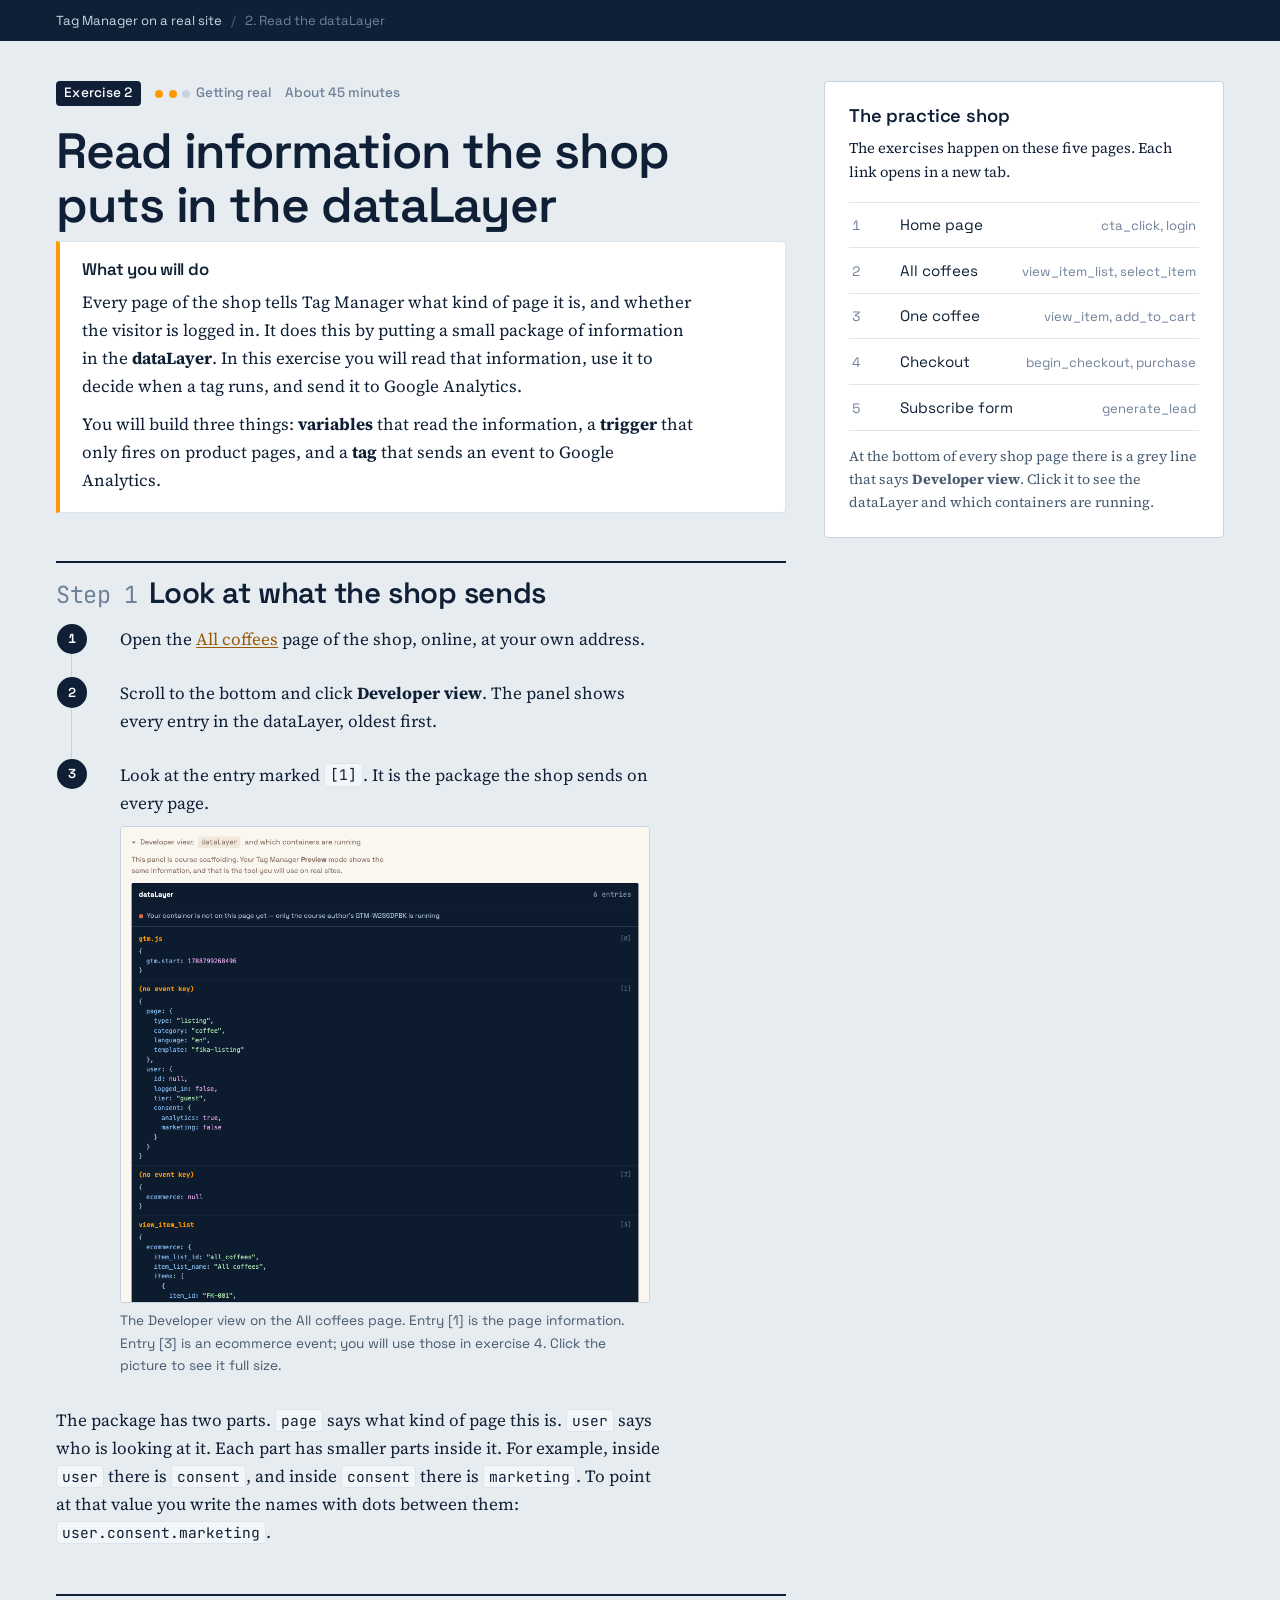
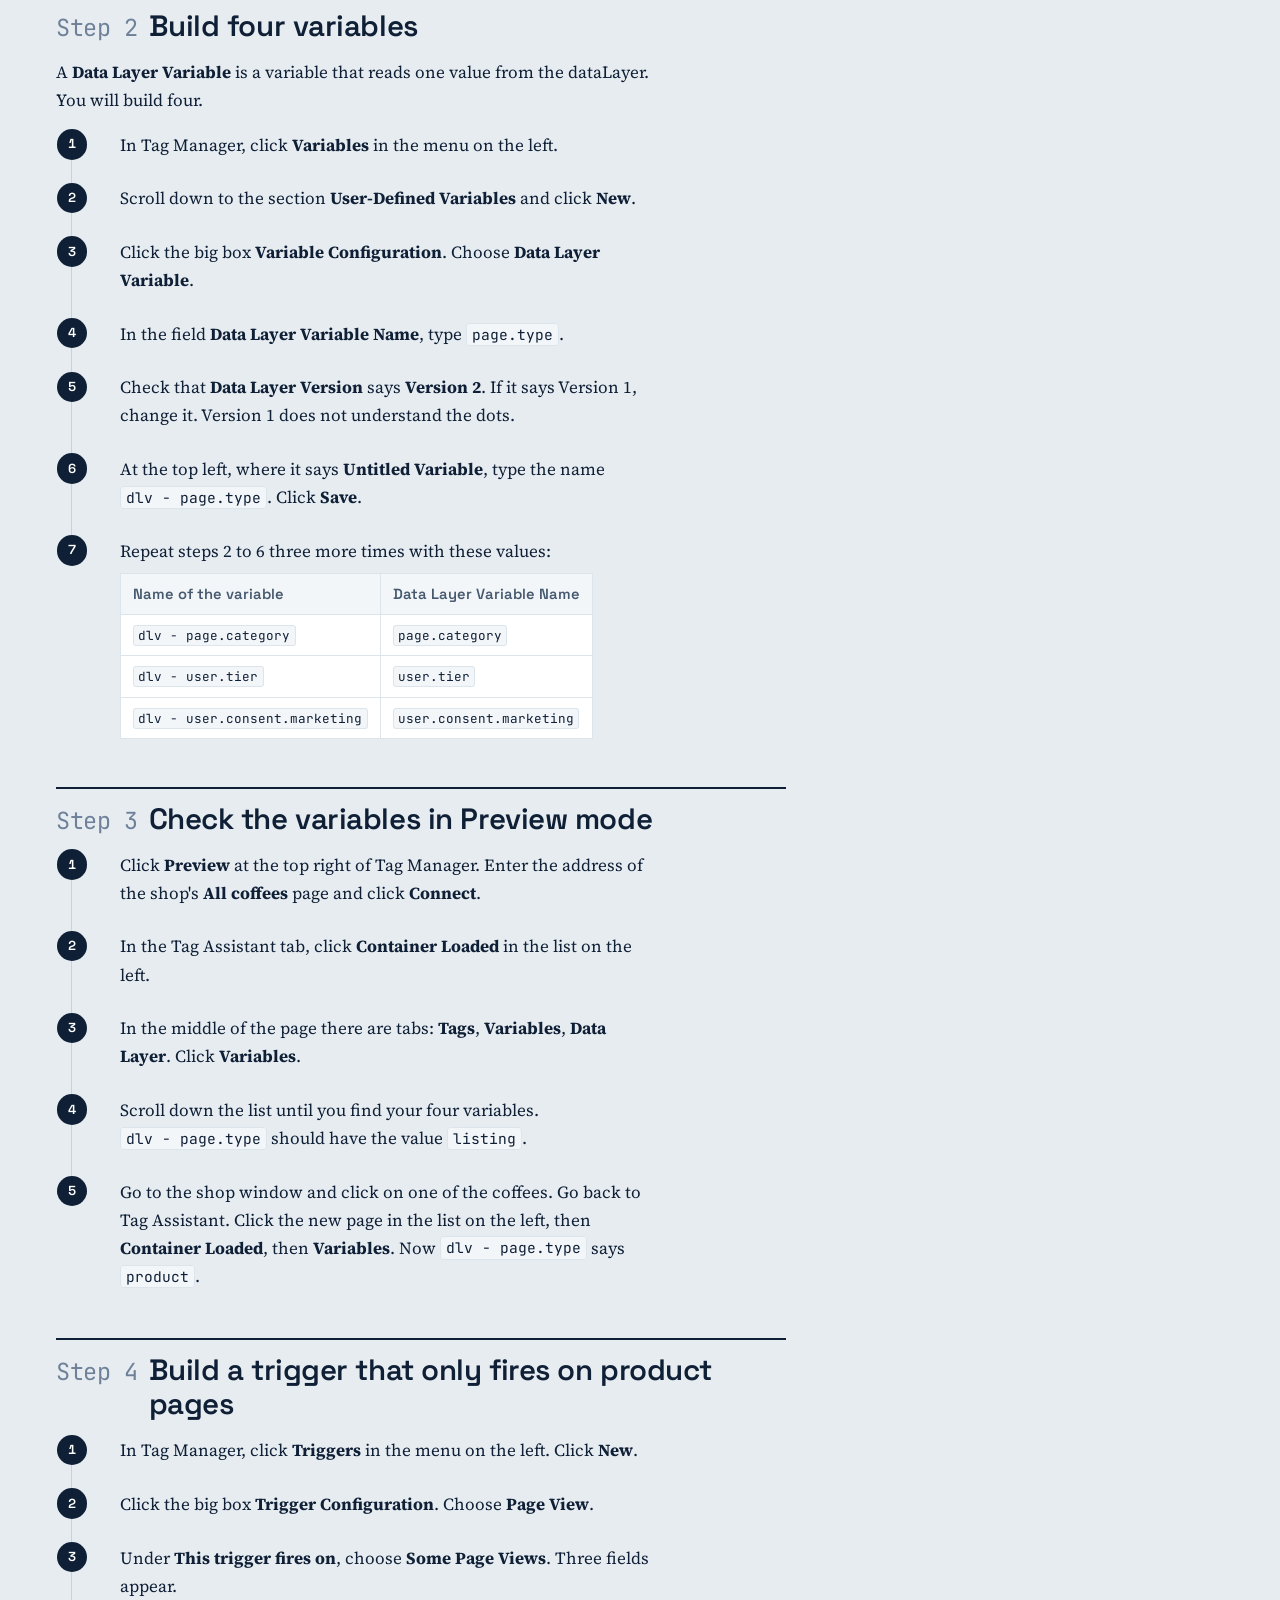
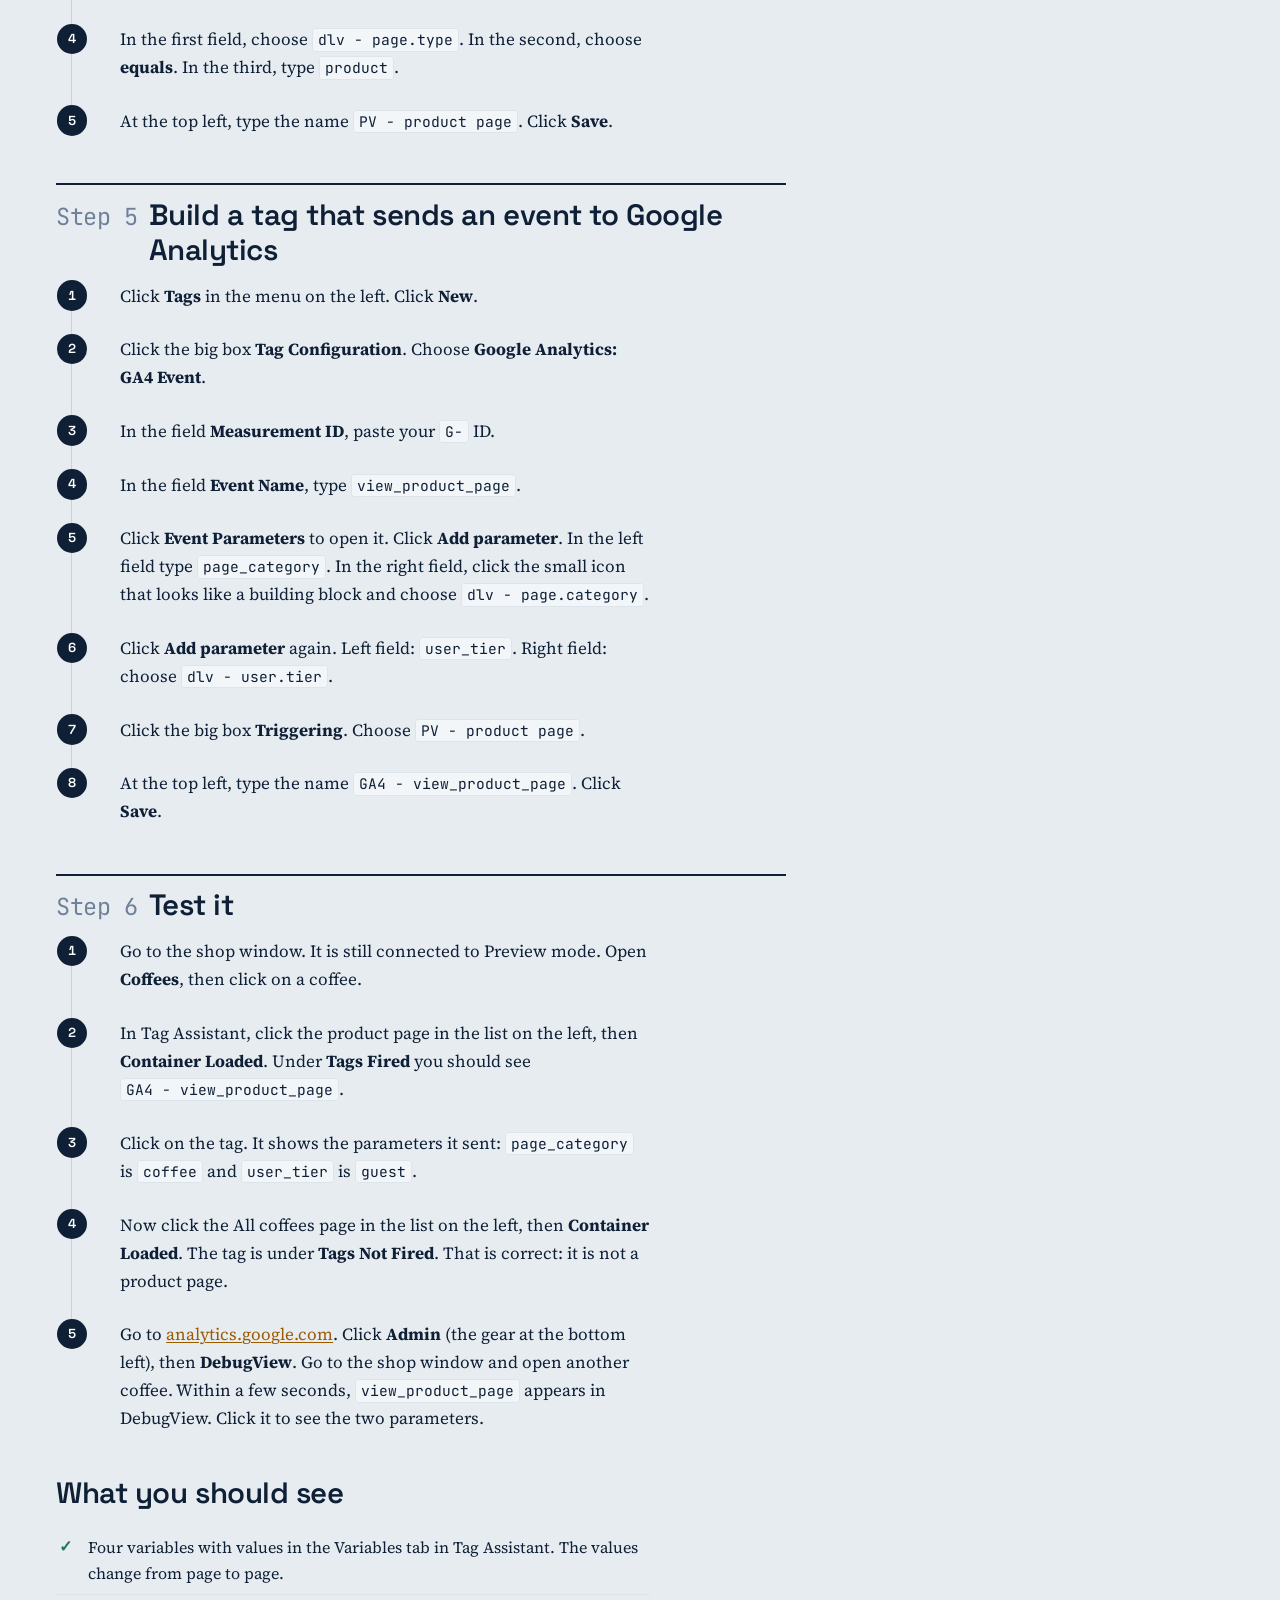
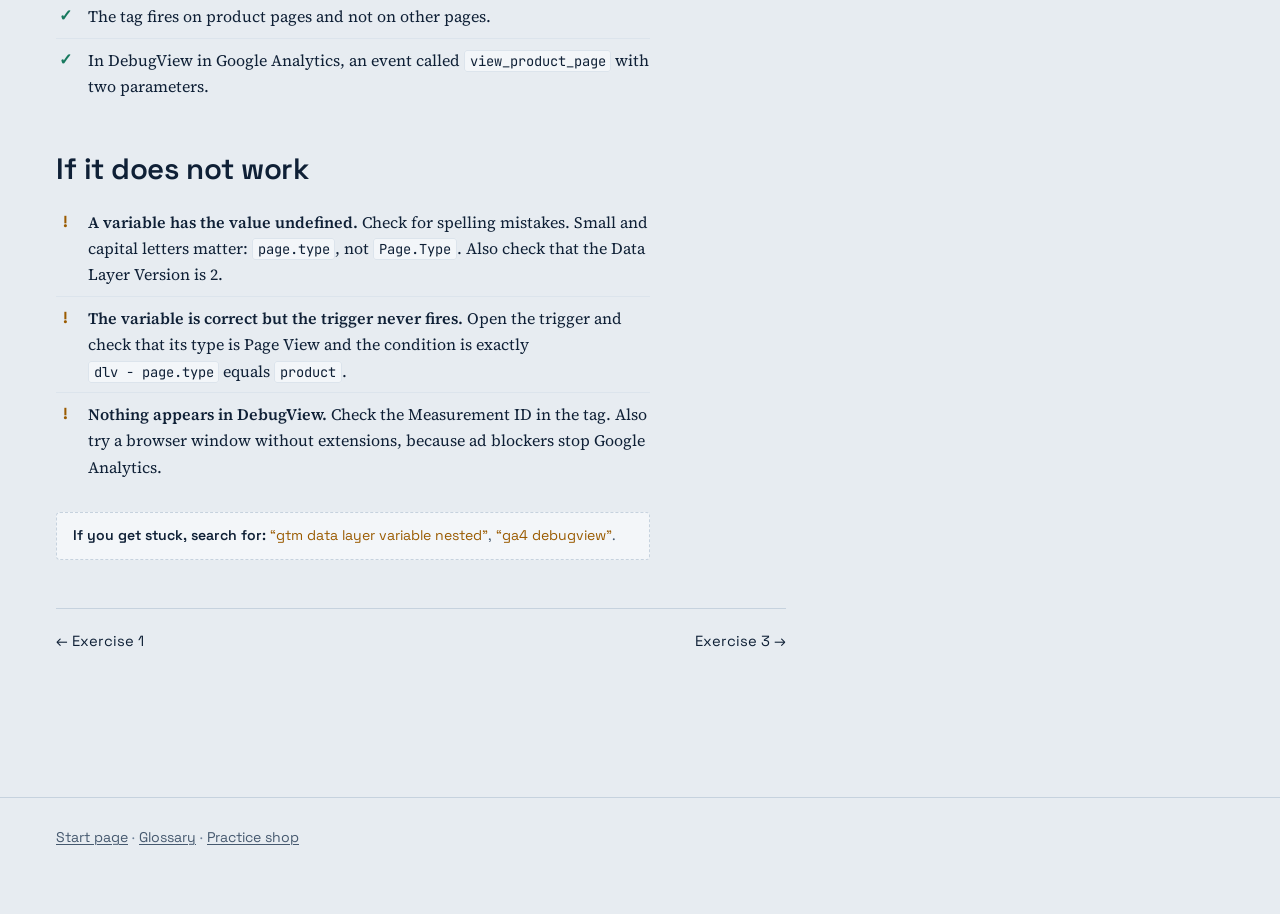
<file: gtm-real-site/2-page-data.html>
<!DOCTYPE html>
<html lang="en">
<head>
<!-- Google Tag Manager -->
<script>(function(w,d,s,l,i){w[l]=w[l]||[];w[l].push({'gtm.start':
new Date().getTime(),event:'gtm.js'});var f=d.getElementsByTagName(s)[0],
j=d.createElement(s),dl=l!='dataLayer'?'&l='+l:'';j.async=true;j.src=
'https://www.googletagmanager.com/gtm.js?id='+i+dl;f.parentNode.insertBefore(j,f);
})(window,document,'script','dataLayer','GTM-W2S6DPBK');</script>
<!-- End Google Tag Manager -->
<meta charset="UTF-8">
<meta name="viewport" content="width=device-width, initial-scale=1.0">
<title>2. Read information the shop puts in the dataLayer</title>
<meta name="description" content="Build Data Layer Variables that read nested values such as page.type and user.tier, use one in a trigger, and send them to Google Analytics as event parameters.">
<link rel="preconnect" href="https://fonts.googleapis.com">
<link rel="preconnect" href="https://fonts.gstatic.com" crossorigin>
<link href="https://fonts.googleapis.com/css2?family=JetBrains+Mono:wght@400;700&family=Source+Serif+4:opsz,wght@8..60,400;8..60,600&family=Space+Grotesk:wght@400;500;600;700&display=swap" rel="stylesheet">
<link rel="stylesheet" href="assets/course.css">
</head>
<body>
<!-- Google Tag Manager (noscript) -->
<noscript><iframe src="https://www.googletagmanager.com/ns.html?id=GTM-W2S6DPBK"
height="0" width="0" style="display:none;visibility:hidden"></iframe></noscript>
<!-- End Google Tag Manager (noscript) -->

<a class="skip" href="#main">Skip to content</a>

<nav aria-label="Breadcrumb">
    <ul class="crumbs">
        <li><a href="index.html">Tag Manager on a real site</a></li><li><a href="2-page-data.html" aria-current="page">2. Read the dataLayer</a></li>
    </ul>
</nav>

<main id="main" class="wrap">
<div class="bench">
    <div class="column">

        <div class="ex-meta">
            <span class="ex-no">Exercise 2</span>
            <span class="level"><i class="on"></i><i class="on"></i><i></i> Getting real</span>
            <span>About 45 minutes</span>
        </div>

        <h1>Read information the shop puts in the dataLayer</h1>

        <div class="purpose">
            <h2>What you will do</h2>
            <p>Every page of the shop tells Tag Manager what kind of page it is, and whether the visitor is logged in.
                It does this by putting a small package of information in the <b>dataLayer</b>. In this exercise you
                will read that information, use it to decide when a tag runs, and send it to Google Analytics.</p>
            <p>You will build three things: <b>variables</b> that read the information, a <b>trigger</b> that only
                fires on product pages, and a <b>tag</b> that sends an event to Google Analytics.</p>
        </div>

        <h2 class="step"><span class="num">Step 1</span> Look at what the shop sends</h2>
        <ol class="steps">
            <li><p>Open the <a href="site/products.html" target="_blank" rel="noopener">All coffees</a> page of the shop, online, at your own address.</p></li>
            <li><p>Scroll to the bottom and click <b>Developer view</b>. The panel shows every entry in the dataLayer, oldest first.</p></li>
            <li><p>Look at the entry marked <code>[1]</code>. It is the package the shop sends on every page.</p>
                <figure class="shot"><a href="assets/img/devview-open.png" target="_blank" rel="noopener"><img src="assets/img/devview-open.png" alt="The Developer view on the All coffees page. Entry [1] is the page information. Entry [3] is an ecommerce event; you will use those in exercise 4."></a><figcaption>The Developer view on the All coffees page. Entry [1] is the page information. Entry [3] is an ecommerce event; you will use those in exercise 4. Click the picture to see it full size.</figcaption></figure></li>
        </ol>
        <p>The package has two parts. <code>page</code> says what kind of page this is. <code>user</code> says who is
            looking at it. Each part has smaller parts inside it. For example, inside <code>user</code> there is
            <code>consent</code>, and inside <code>consent</code> there is <code>marketing</code>. To point at that
            value you write the names with dots between them: <code>user.consent.marketing</code>.</p>

        <h2 class="step"><span class="num">Step 2</span> Build four variables</h2>
        <p>A <b>Data Layer Variable</b> is a variable that reads one value from the dataLayer. You will build four.</p>
        <ol class="steps">
            <li><p>In Tag Manager, click <b>Variables</b> in the menu on the left.</p></li>
            <li><p>Scroll down to the section <b>User-Defined Variables</b> and click <b>New</b>.</p></li>
            <li><p>Click the big box <b>Variable Configuration</b>. Choose <b>Data Layer Variable</b>.</p></li>
            <li><p>In the field <b>Data Layer Variable Name</b>, type <code>page.type</code>.</p></li>
            <li><p>Check that <b>Data Layer Version</b> says <b>Version 2</b>. If it says Version 1, change it. Version 1 does not understand the dots.</p></li>
            <li><p>At the top left, where it says <b>Untitled Variable</b>, type the name <code>dlv - page.type</code>. Click <b>Save</b>.</p></li>
            <li><p>Repeat steps 2 to 6 three more times with these values:</p>
                <table class="settings cols">
                    <tr><th>Name of the variable</th><th>Data Layer Variable Name</th></tr>
                    <tr><td><code>dlv - page.category</code></td><td><code>page.category</code></td></tr>
                    <tr><td><code>dlv - user.tier</code></td><td><code>user.tier</code></td></tr>
                    <tr><td><code>dlv - user.consent.marketing</code></td><td><code>user.consent.marketing</code></td></tr>
                </table>
            </li>
        </ol>

        <h2 class="step"><span class="num">Step 3</span> Check the variables in Preview mode</h2>
        <ol class="steps">
            <li><p>Click <b>Preview</b> at the top right of Tag Manager. Enter the address of the shop's <b>All coffees</b> page and click <b>Connect</b>.</p></li>
            <li><p>In the Tag Assistant tab, click <b>Container Loaded</b> in the list on the left.</p></li>
            <li><p>In the middle of the page there are tabs: <b>Tags</b>, <b>Variables</b>, <b>Data Layer</b>. Click <b>Variables</b>.</p></li>
            <li><p>Scroll down the list until you find your four variables. <code>dlv - page.type</code> should have the value <code>listing</code>.</p></li>
            <li><p>Go to the shop window and click on one of the coffees. Go back to Tag Assistant. Click the new page in the list on the left, then <b>Container Loaded</b>, then <b>Variables</b>. Now <code>dlv - page.type</code> says <code>product</code>.</p></li>
        </ol>

        <h2 class="step"><span class="num">Step 4</span> Build a trigger that only fires on product pages</h2>
        <ol class="steps">
            <li><p>In Tag Manager, click <b>Triggers</b> in the menu on the left. Click <b>New</b>.</p></li>
            <li><p>Click the big box <b>Trigger Configuration</b>. Choose <b>Page View</b>.</p></li>
            <li><p>Under <b>This trigger fires on</b>, choose <b>Some Page Views</b>. Three fields appear.</p></li>
            <li><p>In the first field, choose <code>dlv - page.type</code>. In the second, choose <b>equals</b>. In the third, type <code>product</code>.</p></li>
            <li><p>At the top left, type the name <code>PV - product page</code>. Click <b>Save</b>.</p></li>
        </ol>

        <h2 class="step"><span class="num">Step 5</span> Build a tag that sends an event to Google Analytics</h2>
        <ol class="steps">
            <li><p>Click <b>Tags</b> in the menu on the left. Click <b>New</b>.</p></li>
            <li><p>Click the big box <b>Tag Configuration</b>. Choose <b>Google Analytics: GA4 Event</b>.</p></li>
            <li><p>In the field <b>Measurement ID</b>, paste your <code>G-</code> ID.</p></li>
            <li><p>In the field <b>Event Name</b>, type <code>view_product_page</code>.</p></li>
            <li><p>Click <b>Event Parameters</b> to open it. Click <b>Add parameter</b>. In the left field type <code>page_category</code>. In the right field, click the small icon that looks like a building block and choose <code>dlv - page.category</code>.</p></li>
            <li><p>Click <b>Add parameter</b> again. Left field: <code>user_tier</code>. Right field: choose <code>dlv - user.tier</code>.</p></li>
            <li><p>Click the big box <b>Triggering</b>. Choose <code>PV - product page</code>.</p></li>
            <li><p>At the top left, type the name <code>GA4 - view_product_page</code>. Click <b>Save</b>.</p></li>
        </ol>

        <h2 class="step"><span class="num">Step 6</span> Test it</h2>
        <ol class="steps">
            <li><p>Go to the shop window. It is still connected to Preview mode. Open <b>Coffees</b>, then click on a coffee.</p></li>
            <li><p>In Tag Assistant, click the product page in the list on the left, then <b>Container Loaded</b>. Under <b>Tags Fired</b> you should see <code>GA4 - view_product_page</code>.</p></li>
            <li><p>Click on the tag. It shows the parameters it sent: <code>page_category</code> is <code>coffee</code> and <code>user_tier</code> is <code>guest</code>.</p></li>
            <li><p>Now click the All coffees page in the list on the left, then <b>Container Loaded</b>. The tag is under <b>Tags Not Fired</b>. That is correct: it is not a product page.</p></li>
            <li><p>Go to <a href="https://analytics.google.com" target="_blank" rel="noopener">analytics.google.com</a>. Click <b>Admin</b> (the gear at the bottom left), then <b>DebugView</b>. Go to the shop window and open another coffee. Within a few seconds, <code>view_product_page</code> appears in DebugView. Click it to see the two parameters.</p></li>
        </ol>

        <h2>What you should see</h2>
        <ul class="outcome">
            <li>Four variables with values in the Variables tab in Tag Assistant. The values change from page to page.</li>
            <li>The tag fires on product pages and not on other pages.</li>
            <li>In DebugView in Google Analytics, an event called <code>view_product_page</code> with two parameters.</li>
        </ul>

        <h2>If it does not work</h2>
        <ul class="fix">
            <li><b>A variable has the value undefined.</b> Check for spelling mistakes. Small and capital letters matter: <code>page.type</code>, not <code>Page.Type</code>. Also check that the Data Layer Version is 2.</li>
            <li><b>The variable is correct but the trigger never fires.</b> Open the trigger and check that its type is Page View and the condition is exactly <code>dlv - page.type</code> equals <code>product</code>.</li>
            <li><b>Nothing appears in DebugView.</b> Check the Measurement ID in the tag. Also try a browser window without extensions, because ad blockers stop Google Analytics.</li>
        </ul>

        <div class="lookup">
            <b>If you get stuck, search for:</b> <q>gtm data layer variable nested</q>, <q>ga4 debugview</q>.
        </div>


        <div class="pager">
            <span><a href="1-install.html">&larr; Exercise 1</a></span>
            <span><a href="3-custom-events.html">Exercise 3 &rarr;</a></span>
        </div>
    </div>

    <div class="rail">
        <div class="card">
            <h3 style="margin-top:0">The practice shop</h3>
            <p style="font-size:.92rem">The exercises happen on these five pages. Each link opens in a new tab.</p>
            <ul class="exercises"><li><a href="site/index.html" target="_blank" rel="noopener"><span class="n">1</span><span>Home page</span><span class="what">cta_click, login</span></a></li><li><a href="site/products.html" target="_blank" rel="noopener"><span class="n">2</span><span>All coffees</span><span class="what">view_item_list, select_item</span></a></li><li><a href="site/product.html?sku=FK-002" target="_blank" rel="noopener"><span class="n">3</span><span>One coffee</span><span class="what">view_item, add_to_cart</span></a></li><li><a href="site/checkout.html" target="_blank" rel="noopener"><span class="n">4</span><span>Checkout</span><span class="what">begin_checkout, purchase</span></a></li><li><a href="site/signup.html" target="_blank" rel="noopener"><span class="n">5</span><span>Subscribe form</span><span class="what">generate_lead</span></a></li></ul>
            <p style="font-size:.88rem;margin:.9rem 0 0;color:var(--ink-2)">At the bottom of every shop page there is a grey line that says <b>Developer view</b>. Click it to see the dataLayer and which containers are running.</p>
        </div>
    </div>
</div>
</main>

<footer class="site">
    <p><a href="index.html">Start page</a> · <a href="reference/glossary.html">Glossary</a> · <a href="site/index.html">Practice shop</a></p>
</footer>

</body>
</html>
</file>
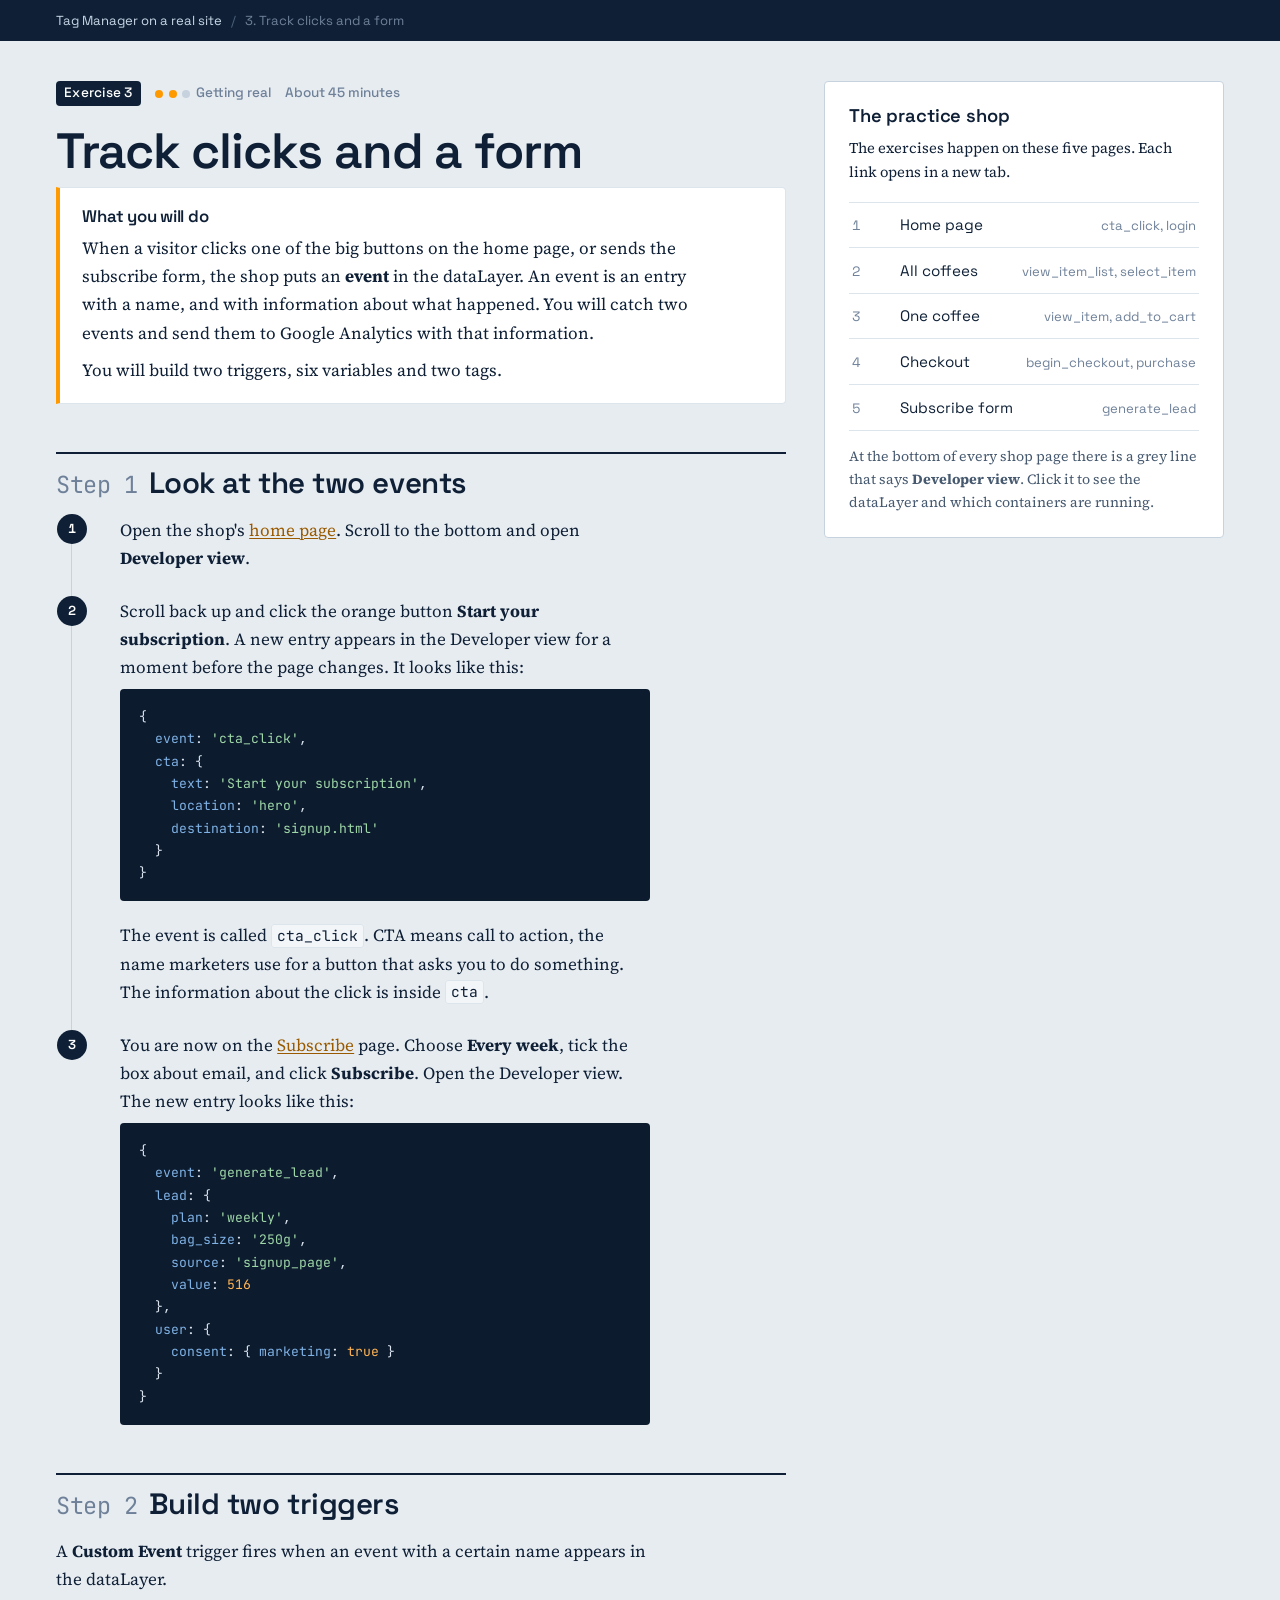
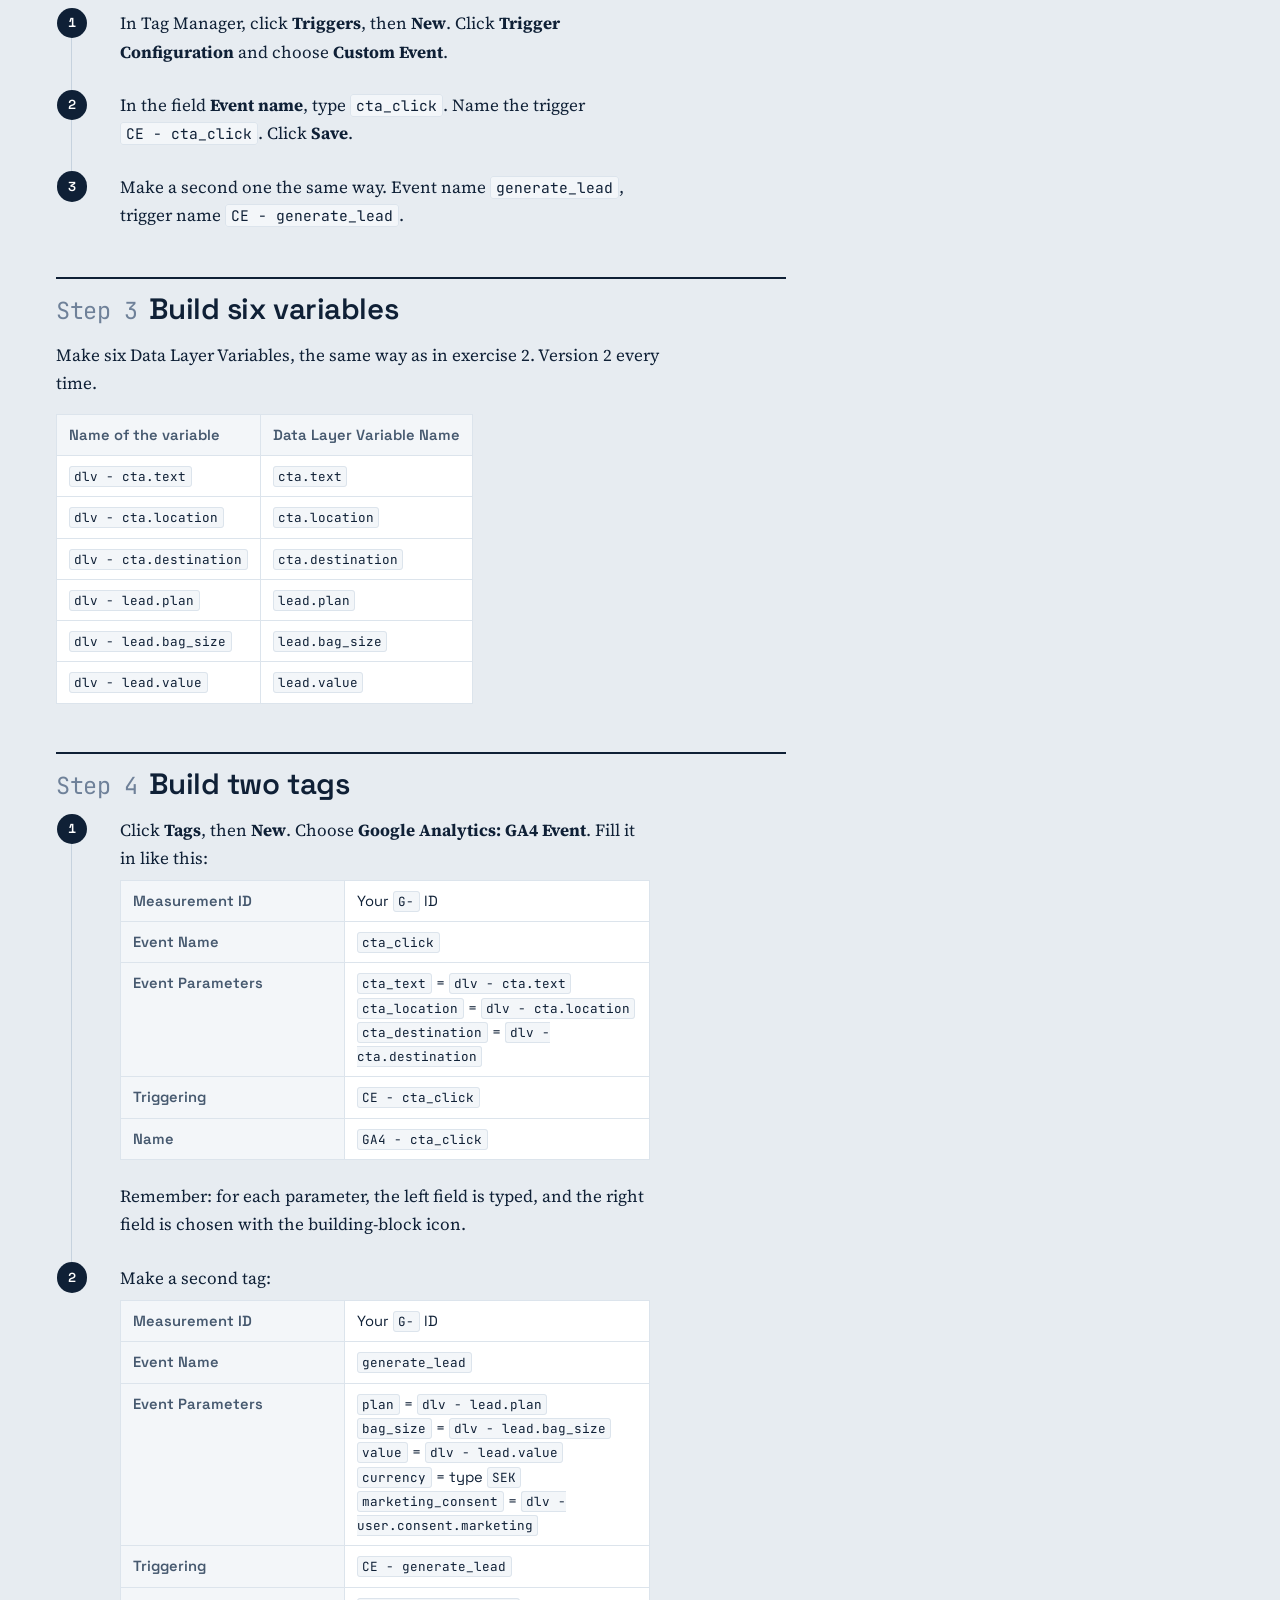
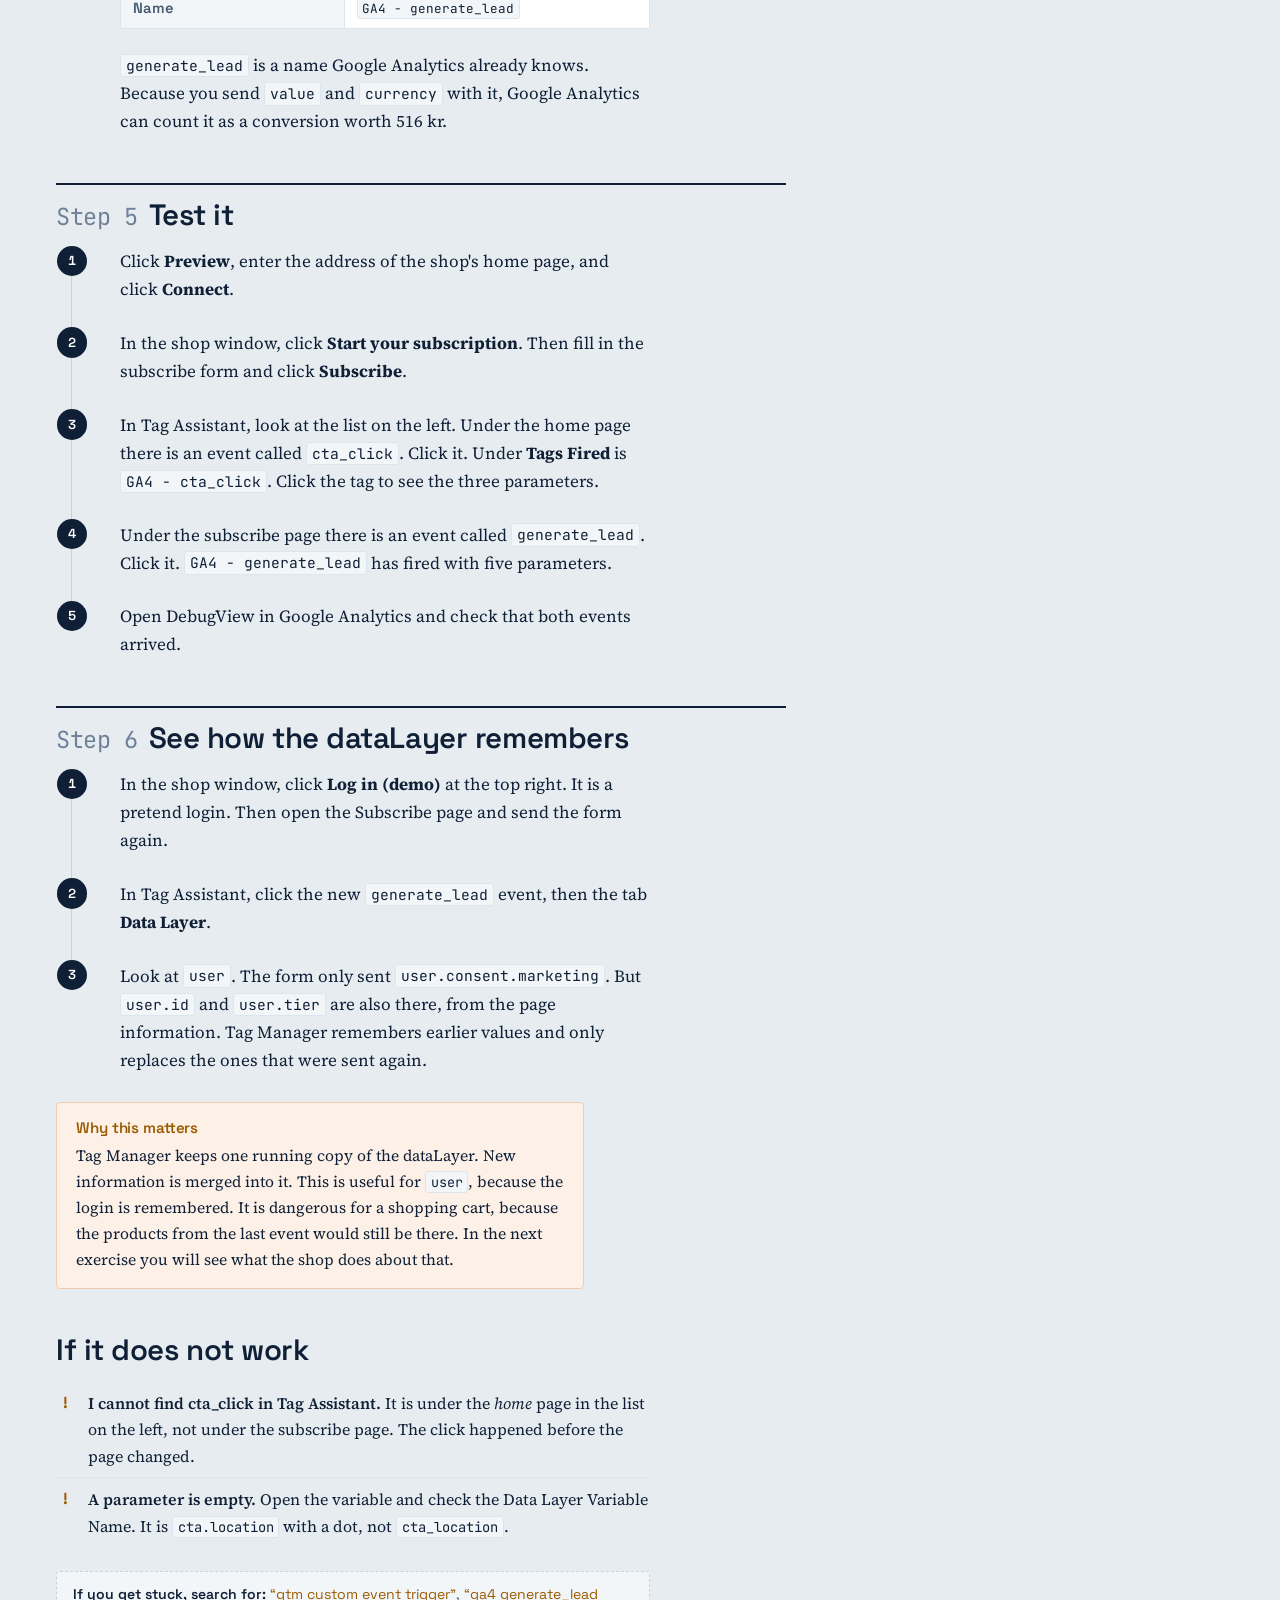
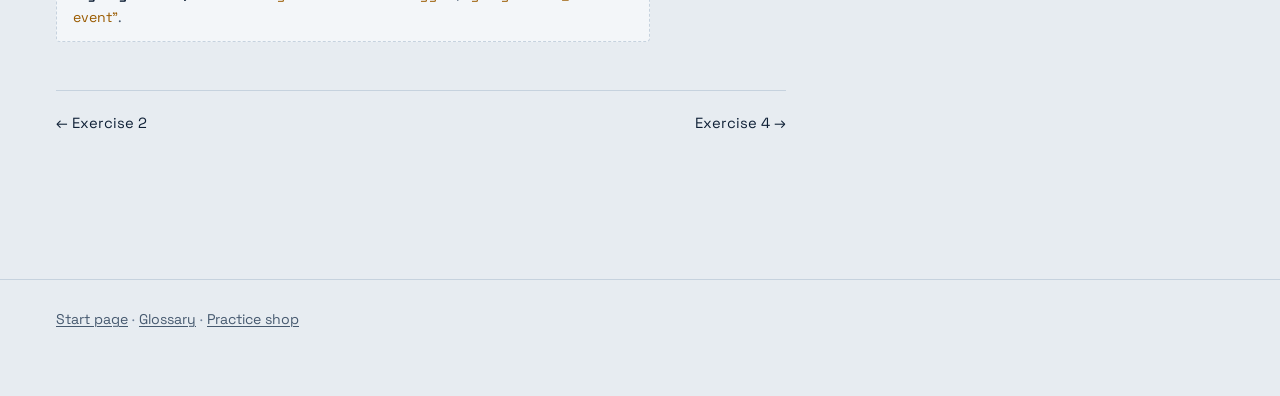
<file: gtm-real-site/3-custom-events.html>
<!DOCTYPE html>
<html lang="en">
<head>
<!-- Google Tag Manager -->
<script>(function(w,d,s,l,i){w[l]=w[l]||[];w[l].push({'gtm.start':
new Date().getTime(),event:'gtm.js'});var f=d.getElementsByTagName(s)[0],
j=d.createElement(s),dl=l!='dataLayer'?'&l='+l:'';j.async=true;j.src=
'https://www.googletagmanager.com/gtm.js?id='+i+dl;f.parentNode.insertBefore(j,f);
})(window,document,'script','dataLayer','GTM-W2S6DPBK');</script>
<!-- End Google Tag Manager -->
<meta charset="UTF-8">
<meta name="viewport" content="width=device-width, initial-scale=1.0">
<title>3. Track clicks and a form</title>
<meta name="description" content="Catch the cta_click and generate_lead events the shop sends, read the values inside them with Data Layer Variables, and send them to Google Analytics.">
<link rel="preconnect" href="https://fonts.googleapis.com">
<link rel="preconnect" href="https://fonts.gstatic.com" crossorigin>
<link href="https://fonts.googleapis.com/css2?family=JetBrains+Mono:wght@400;700&family=Source+Serif+4:opsz,wght@8..60,400;8..60,600&family=Space+Grotesk:wght@400;500;600;700&display=swap" rel="stylesheet">
<link rel="stylesheet" href="assets/course.css">
</head>
<body>
<!-- Google Tag Manager (noscript) -->
<noscript><iframe src="https://www.googletagmanager.com/ns.html?id=GTM-W2S6DPBK"
height="0" width="0" style="display:none;visibility:hidden"></iframe></noscript>
<!-- End Google Tag Manager (noscript) -->

<a class="skip" href="#main">Skip to content</a>

<nav aria-label="Breadcrumb">
    <ul class="crumbs">
        <li><a href="index.html">Tag Manager on a real site</a></li><li><a href="3-custom-events.html" aria-current="page">3. Track clicks and a form</a></li>
    </ul>
</nav>

<main id="main" class="wrap">
<div class="bench">
    <div class="column">

        <div class="ex-meta">
            <span class="ex-no">Exercise 3</span>
            <span class="level"><i class="on"></i><i class="on"></i><i></i> Getting real</span>
            <span>About 45 minutes</span>
        </div>

        <h1>Track clicks and a form</h1>

        <div class="purpose">
            <h2>What you will do</h2>
            <p>When a visitor clicks one of the big buttons on the home page, or sends the subscribe form, the shop
                puts an <b>event</b> in the dataLayer. An event is an entry with a name, and with information about
                what happened. You will catch two events and send them to Google Analytics with that information.</p>
            <p>You will build two triggers, six variables and two tags.</p>
        </div>

        <h2 class="step"><span class="num">Step 1</span> Look at the two events</h2>
        <ol class="steps">
            <li><p>Open the shop's <a href="site/index.html" target="_blank" rel="noopener">home page</a>. Scroll to the bottom and open <b>Developer view</b>.</p></li>
            <li><p>Scroll back up and click the orange button <b>Start your subscription</b>. A new entry appears in the Developer view for a moment before the page changes. It looks like this:</p>
<pre><code>{
  <span class="tok-key">event</span>: <span class="tok-str">'cta_click'</span>,
  <span class="tok-key">cta</span>: {
    <span class="tok-key">text</span>: <span class="tok-str">'Start your subscription'</span>,
    <span class="tok-key">location</span>: <span class="tok-str">'hero'</span>,
    <span class="tok-key">destination</span>: <span class="tok-str">'signup.html'</span>
  }
}</code></pre>
                <p>The event is called <code>cta_click</code>. CTA means call to action, the name marketers use for a button that asks you to do something. The information about the click is inside <code>cta</code>.</p></li>
            <li><p>You are now on the <a href="site/signup.html" target="_blank" rel="noopener">Subscribe</a> page. Choose <b>Every week</b>, tick the box about email, and click <b>Subscribe</b>. Open the Developer view. The new entry looks like this:</p>
<pre><code>{
  <span class="tok-key">event</span>: <span class="tok-str">'generate_lead'</span>,
  <span class="tok-key">lead</span>: {
    <span class="tok-key">plan</span>: <span class="tok-str">'weekly'</span>,
    <span class="tok-key">bag_size</span>: <span class="tok-str">'250g'</span>,
    <span class="tok-key">source</span>: <span class="tok-str">'signup_page'</span>,
    <span class="tok-key">value</span>: <span class="tok-kw">516</span>
  },
  <span class="tok-key">user</span>: {
    <span class="tok-key">consent</span>: { <span class="tok-key">marketing</span>: <span class="tok-kw">true</span> }
  }
}</code></pre></li>
        </ol>

        <h2 class="step"><span class="num">Step 2</span> Build two triggers</h2>
        <p>A <b>Custom Event</b> trigger fires when an event with a certain name appears in the dataLayer.</p>
        <ol class="steps">
            <li><p>In Tag Manager, click <b>Triggers</b>, then <b>New</b>. Click <b>Trigger Configuration</b> and choose <b>Custom Event</b>.</p></li>
            <li><p>In the field <b>Event name</b>, type <code>cta_click</code>. Name the trigger <code>CE - cta_click</code>. Click <b>Save</b>.</p></li>
            <li><p>Make a second one the same way. Event name <code>generate_lead</code>, trigger name <code>CE - generate_lead</code>.</p></li>
        </ol>

        <h2 class="step"><span class="num">Step 3</span> Build six variables</h2>
        <p>Make six Data Layer Variables, the same way as in exercise 2. Version 2 every time.</p>
        <table class="settings cols">
            <tr><th>Name of the variable</th><th>Data Layer Variable Name</th></tr>
            <tr><td><code>dlv - cta.text</code></td><td><code>cta.text</code></td></tr>
            <tr><td><code>dlv - cta.location</code></td><td><code>cta.location</code></td></tr>
            <tr><td><code>dlv - cta.destination</code></td><td><code>cta.destination</code></td></tr>
            <tr><td><code>dlv - lead.plan</code></td><td><code>lead.plan</code></td></tr>
            <tr><td><code>dlv - lead.bag_size</code></td><td><code>lead.bag_size</code></td></tr>
            <tr><td><code>dlv - lead.value</code></td><td><code>lead.value</code></td></tr>
        </table>

        <h2 class="step"><span class="num">Step 4</span> Build two tags</h2>
        <ol class="steps">
            <li><p>Click <b>Tags</b>, then <b>New</b>. Choose <b>Google Analytics: GA4 Event</b>. Fill it in like this:</p>
                <table class="settings">
                    <tr><th>Measurement ID</th><td>Your <code>G-</code> ID</td></tr>
                    <tr><th>Event Name</th><td><code>cta_click</code></td></tr>
                    <tr><th>Event Parameters</th><td><code>cta_text</code> = <code>dlv - cta.text</code><br><code>cta_location</code> = <code>dlv - cta.location</code><br><code>cta_destination</code> = <code>dlv - cta.destination</code></td></tr>
                    <tr><th>Triggering</th><td><code>CE - cta_click</code></td></tr>
                    <tr><th>Name</th><td><code>GA4 - cta_click</code></td></tr>
                </table>
                <p>Remember: for each parameter, the left field is typed, and the right field is chosen with the building-block icon.</p></li>
            <li><p>Make a second tag:</p>
                <table class="settings">
                    <tr><th>Measurement ID</th><td>Your <code>G-</code> ID</td></tr>
                    <tr><th>Event Name</th><td><code>generate_lead</code></td></tr>
                    <tr><th>Event Parameters</th><td><code>plan</code> = <code>dlv - lead.plan</code><br><code>bag_size</code> = <code>dlv - lead.bag_size</code><br><code>value</code> = <code>dlv - lead.value</code><br><code>currency</code> = type <code>SEK</code><br><code>marketing_consent</code> = <code>dlv - user.consent.marketing</code></td></tr>
                    <tr><th>Triggering</th><td><code>CE - generate_lead</code></td></tr>
                    <tr><th>Name</th><td><code>GA4 - generate_lead</code></td></tr>
                </table>
                <p><code>generate_lead</code> is a name Google Analytics already knows. Because you send <code>value</code> and <code>currency</code> with it, Google Analytics can count it as a conversion worth 516 kr.</p></li>
        </ol>

        <h2 class="step"><span class="num">Step 5</span> Test it</h2>
        <ol class="steps">
            <li><p>Click <b>Preview</b>, enter the address of the shop's home page, and click <b>Connect</b>.</p></li>
            <li><p>In the shop window, click <b>Start your subscription</b>. Then fill in the subscribe form and click <b>Subscribe</b>.</p></li>
            <li><p>In Tag Assistant, look at the list on the left. Under the home page there is an event called <code>cta_click</code>. Click it. Under <b>Tags Fired</b> is <code>GA4 - cta_click</code>. Click the tag to see the three parameters.</p></li>
            <li><p>Under the subscribe page there is an event called <code>generate_lead</code>. Click it. <code>GA4 - generate_lead</code> has fired with five parameters.</p></li>
            <li><p>Open DebugView in Google Analytics and check that both events arrived.</p></li>
        </ol>

        <h2 class="step"><span class="num">Step 6</span> See how the dataLayer remembers</h2>
        <ol class="steps">
            <li><p>In the shop window, click <b>Log in (demo)</b> at the top right. It is a pretend login. Then open the Subscribe page and send the form again.</p></li>
            <li><p>In Tag Assistant, click the new <code>generate_lead</code> event, then the tab <b>Data Layer</b>.</p></li>
            <li><p>Look at <code>user</code>. The form only sent <code>user.consent.marketing</code>. But <code>user.id</code> and <code>user.tier</code> are also there, from the page information. Tag Manager remembers earlier values and only replaces the ones that were sent again.</p></li>
        </ol>

        <div class="gotcha">
            <h3>Why this matters</h3>
            <p>Tag Manager keeps one running copy of the dataLayer. New information is merged into it. This is useful
                for <code>user</code>, because the login is remembered. It is dangerous for a shopping cart, because
                the products from the last event would still be there. In the next exercise you will see what the shop
                does about that.</p>
        </div>

        <h2>If it does not work</h2>
        <ul class="fix">
            <li><b>I cannot find cta_click in Tag Assistant.</b> It is under the <em>home</em> page in the list on the left, not under the subscribe page. The click happened before the page changed.</li>
            <li><b>A parameter is empty.</b> Open the variable and check the Data Layer Variable Name. It is <code>cta.location</code> with a dot, not <code>cta_location</code>.</li>
        </ul>

        <div class="lookup">
            <b>If you get stuck, search for:</b> <q>gtm custom event trigger</q>, <q>ga4 generate_lead event</q>.
        </div>


        <div class="pager">
            <span><a href="2-page-data.html">&larr; Exercise 2</a></span>
            <span><a href="4-ecommerce.html">Exercise 4 &rarr;</a></span>
        </div>
    </div>

    <div class="rail">
        <div class="card">
            <h3 style="margin-top:0">The practice shop</h3>
            <p style="font-size:.92rem">The exercises happen on these five pages. Each link opens in a new tab.</p>
            <ul class="exercises"><li><a href="site/index.html" target="_blank" rel="noopener"><span class="n">1</span><span>Home page</span><span class="what">cta_click, login</span></a></li><li><a href="site/products.html" target="_blank" rel="noopener"><span class="n">2</span><span>All coffees</span><span class="what">view_item_list, select_item</span></a></li><li><a href="site/product.html?sku=FK-002" target="_blank" rel="noopener"><span class="n">3</span><span>One coffee</span><span class="what">view_item, add_to_cart</span></a></li><li><a href="site/checkout.html" target="_blank" rel="noopener"><span class="n">4</span><span>Checkout</span><span class="what">begin_checkout, purchase</span></a></li><li><a href="site/signup.html" target="_blank" rel="noopener"><span class="n">5</span><span>Subscribe form</span><span class="what">generate_lead</span></a></li></ul>
            <p style="font-size:.88rem;margin:.9rem 0 0;color:var(--ink-2)">At the bottom of every shop page there is a grey line that says <b>Developer view</b>. Click it to see the dataLayer and which containers are running.</p>
        </div>
    </div>
</div>
</main>

<footer class="site">
    <p><a href="index.html">Start page</a> · <a href="reference/glossary.html">Glossary</a> · <a href="site/index.html">Practice shop</a></p>
</footer>

</body>
</html>
</file>
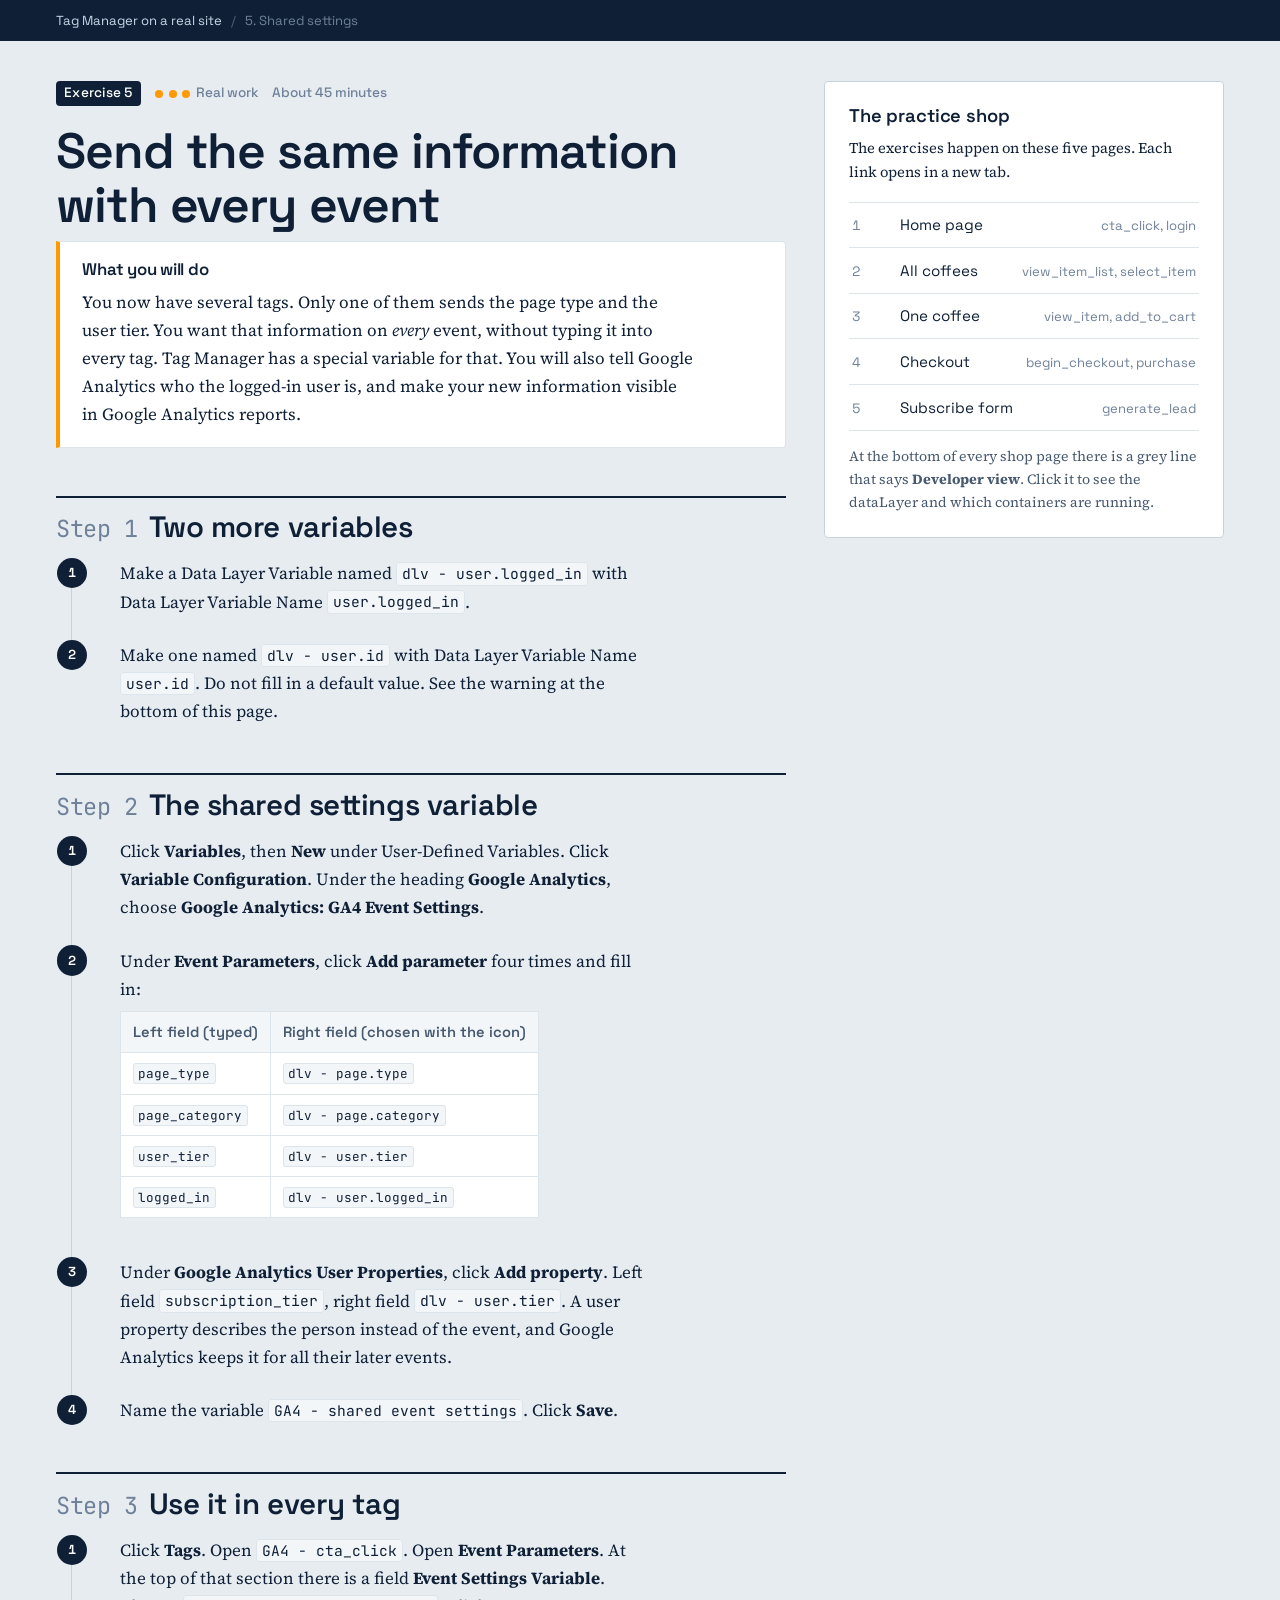
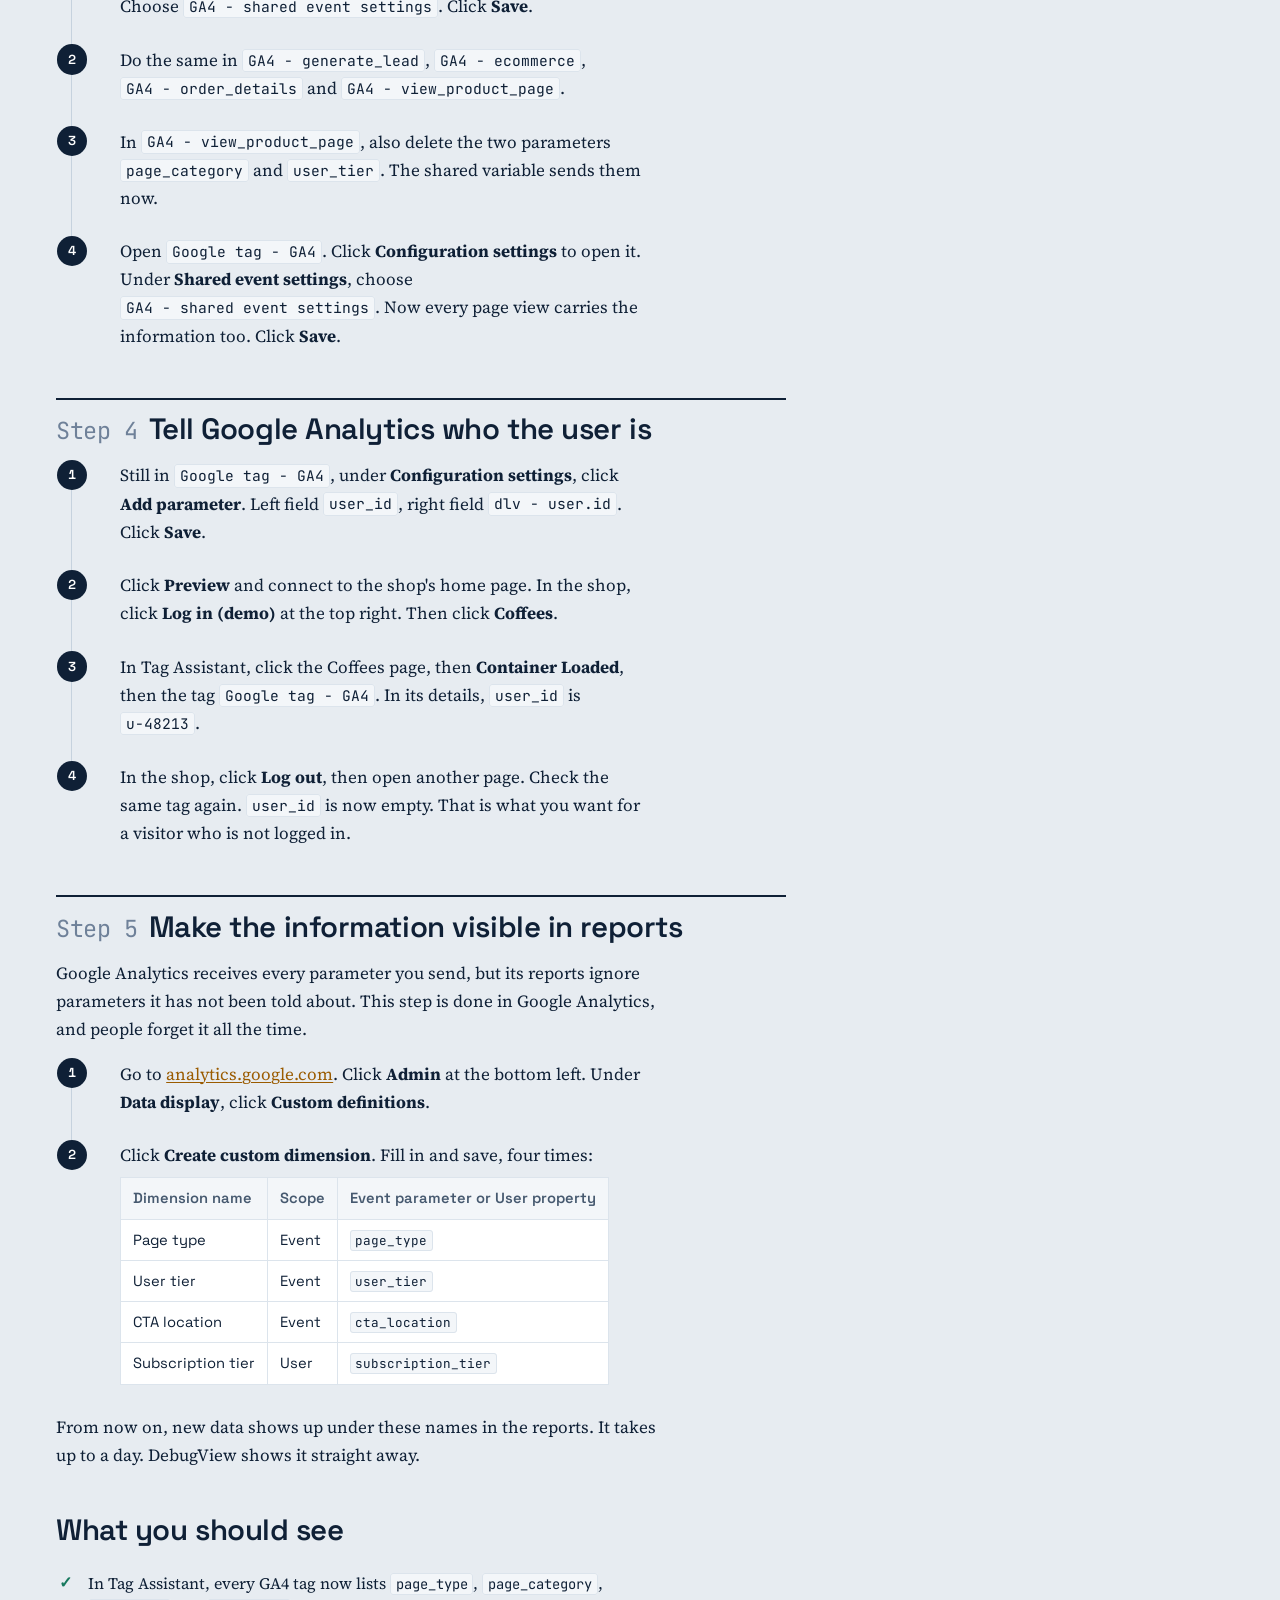
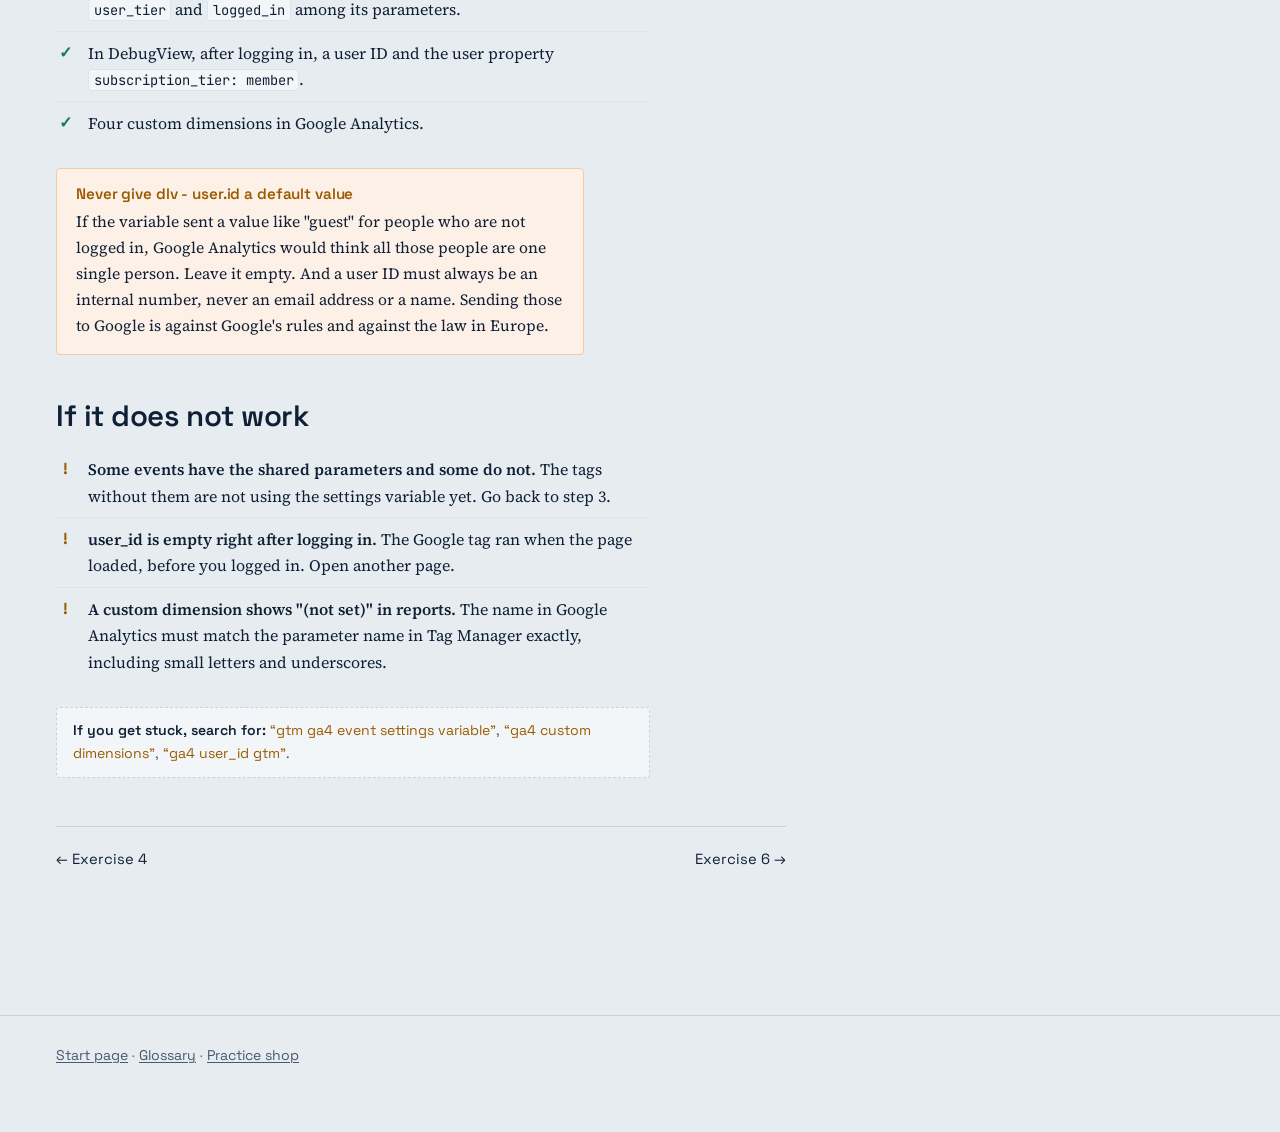
<file: gtm-real-site/5-shared-settings.html>
<!DOCTYPE html>
<html lang="en">
<head>
<!-- Google Tag Manager -->
<script>(function(w,d,s,l,i){w[l]=w[l]||[];w[l].push({'gtm.start':
new Date().getTime(),event:'gtm.js'});var f=d.getElementsByTagName(s)[0],
j=d.createElement(s),dl=l!='dataLayer'?'&l='+l:'';j.async=true;j.src=
'https://www.googletagmanager.com/gtm.js?id='+i+dl;f.parentNode.insertBefore(j,f);
})(window,document,'script','dataLayer','GTM-W2S6DPBK');</script>
<!-- End Google Tag Manager -->
<meta charset="UTF-8">
<meta name="viewport" content="width=device-width, initial-scale=1.0">
<title>5. Send the same information with every event</title>
<meta name="description" content="A GA4 Event Settings Variable so page type and user tier go with every event, a user ID from the dataLayer, and custom dimensions in Google Analytics.">
<link rel="preconnect" href="https://fonts.googleapis.com">
<link rel="preconnect" href="https://fonts.gstatic.com" crossorigin>
<link href="https://fonts.googleapis.com/css2?family=JetBrains+Mono:wght@400;700&family=Source+Serif+4:opsz,wght@8..60,400;8..60,600&family=Space+Grotesk:wght@400;500;600;700&display=swap" rel="stylesheet">
<link rel="stylesheet" href="assets/course.css">
</head>
<body>
<!-- Google Tag Manager (noscript) -->
<noscript><iframe src="https://www.googletagmanager.com/ns.html?id=GTM-W2S6DPBK"
height="0" width="0" style="display:none;visibility:hidden"></iframe></noscript>
<!-- End Google Tag Manager (noscript) -->

<a class="skip" href="#main">Skip to content</a>

<nav aria-label="Breadcrumb">
    <ul class="crumbs">
        <li><a href="index.html">Tag Manager on a real site</a></li><li><a href="5-shared-settings.html" aria-current="page">5. Shared settings</a></li>
    </ul>
</nav>

<main id="main" class="wrap">
<div class="bench">
    <div class="column">

        <div class="ex-meta">
            <span class="ex-no">Exercise 5</span>
            <span class="level"><i class="on"></i><i class="on"></i><i class="on"></i> Real work</span>
            <span>About 45 minutes</span>
        </div>

        <h1>Send the same information with every event</h1>

        <div class="purpose">
            <h2>What you will do</h2>
            <p>You now have several tags. Only one of them sends the page type and the user tier. You want that
                information on <em>every</em> event, without typing it into every tag. Tag Manager has a special
                variable for that. You will also tell Google Analytics who the logged-in user is, and make your new
                information visible in Google Analytics reports.</p>
        </div>

        <h2 class="step"><span class="num">Step 1</span> Two more variables</h2>
        <ol class="steps">
            <li><p>Make a Data Layer Variable named <code>dlv - user.logged_in</code> with Data Layer Variable Name <code>user.logged_in</code>.</p></li>
            <li><p>Make one named <code>dlv - user.id</code> with Data Layer Variable Name <code>user.id</code>. Do not fill in a default value. See the warning at the bottom of this page.</p></li>
        </ol>

        <h2 class="step"><span class="num">Step 2</span> The shared settings variable</h2>
        <ol class="steps">
            <li><p>Click <b>Variables</b>, then <b>New</b> under User-Defined Variables. Click <b>Variable Configuration</b>. Under the heading <b>Google Analytics</b>, choose <b>Google Analytics: GA4 Event Settings</b>.</p></li>
            <li><p>Under <b>Event Parameters</b>, click <b>Add parameter</b> four times and fill in:</p>
                <table class="settings cols">
                    <tr><th>Left field (typed)</th><th>Right field (chosen with the icon)</th></tr>
                    <tr><td><code>page_type</code></td><td><code>dlv - page.type</code></td></tr>
                    <tr><td><code>page_category</code></td><td><code>dlv - page.category</code></td></tr>
                    <tr><td><code>user_tier</code></td><td><code>dlv - user.tier</code></td></tr>
                    <tr><td><code>logged_in</code></td><td><code>dlv - user.logged_in</code></td></tr>
                </table></li>
            <li><p>Under <b>Google Analytics User Properties</b>, click <b>Add property</b>. Left field <code>subscription_tier</code>, right field <code>dlv - user.tier</code>. A user property describes the person instead of the event, and Google Analytics keeps it for all their later events.</p></li>
            <li><p>Name the variable <code>GA4 - shared event settings</code>. Click <b>Save</b>.</p></li>
        </ol>

        <h2 class="step"><span class="num">Step 3</span> Use it in every tag</h2>
        <ol class="steps">
            <li><p>Click <b>Tags</b>. Open <code>GA4 - cta_click</code>. Open <b>Event Parameters</b>. At the top of that section there is a field <b>Event Settings Variable</b>. Choose <code>GA4 - shared event settings</code>. Click <b>Save</b>.</p></li>
            <li><p>Do the same in <code>GA4 - generate_lead</code>, <code>GA4 - ecommerce</code>, <code>GA4 - order_details</code> and <code>GA4 - view_product_page</code>.</p></li>
            <li><p>In <code>GA4 - view_product_page</code>, also delete the two parameters <code>page_category</code> and <code>user_tier</code>. The shared variable sends them now.</p></li>
            <li><p>Open <code>Google tag - GA4</code>. Click <b>Configuration settings</b> to open it. Under <b>Shared event settings</b>, choose <code>GA4 - shared event settings</code>. Now every page view carries the information too. Click <b>Save</b>.</p></li>
        </ol>

        <h2 class="step"><span class="num">Step 4</span> Tell Google Analytics who the user is</h2>
        <ol class="steps">
            <li><p>Still in <code>Google tag - GA4</code>, under <b>Configuration settings</b>, click <b>Add parameter</b>. Left field <code>user_id</code>, right field <code>dlv - user.id</code>. Click <b>Save</b>.</p></li>
            <li><p>Click <b>Preview</b> and connect to the shop's home page. In the shop, click <b>Log in (demo)</b> at the top right. Then click <b>Coffees</b>.</p></li>
            <li><p>In Tag Assistant, click the Coffees page, then <b>Container Loaded</b>, then the tag <code>Google tag - GA4</code>. In its details, <code>user_id</code> is <code>u-48213</code>.</p></li>
            <li><p>In the shop, click <b>Log out</b>, then open another page. Check the same tag again. <code>user_id</code> is now empty. That is what you want for a visitor who is not logged in.</p></li>
        </ol>

        <h2 class="step"><span class="num">Step 5</span> Make the information visible in reports</h2>
        <p>Google Analytics receives every parameter you send, but its reports ignore parameters it has not been told
            about. This step is done in Google Analytics, and people forget it all the time.</p>
        <ol class="steps">
            <li><p>Go to <a href="https://analytics.google.com" target="_blank" rel="noopener">analytics.google.com</a>. Click <b>Admin</b> at the bottom left. Under <b>Data display</b>, click <b>Custom definitions</b>.</p></li>
            <li><p>Click <b>Create custom dimension</b>. Fill in and save, four times:</p>
                <table class="settings cols">
                    <tr><th>Dimension name</th><th>Scope</th><th>Event parameter or User property</th></tr>
                    <tr><td>Page type</td><td>Event</td><td><code>page_type</code></td></tr>
                    <tr><td>User tier</td><td>Event</td><td><code>user_tier</code></td></tr>
                    <tr><td>CTA location</td><td>Event</td><td><code>cta_location</code></td></tr>
                    <tr><td>Subscription tier</td><td>User</td><td><code>subscription_tier</code></td></tr>
                </table></li>
        </ol>
        <p>From now on, new data shows up under these names in the reports. It takes up to a day. DebugView shows it straight away.</p>

        <h2>What you should see</h2>
        <ul class="outcome">
            <li>In Tag Assistant, every GA4 tag now lists <code>page_type</code>, <code>page_category</code>, <code>user_tier</code> and <code>logged_in</code> among its parameters.</li>
            <li>In DebugView, after logging in, a user ID and the user property <code>subscription_tier: member</code>.</li>
            <li>Four custom dimensions in Google Analytics.</li>
        </ul>

        <div class="gotcha">
            <h3>Never give dlv - user.id a default value</h3>
            <p>If the variable sent a value like "guest" for people who are not logged in, Google Analytics would think
                all those people are one single person. Leave it empty. And a user ID must always be an internal
                number, never an email address or a name. Sending those to Google is against Google's rules and
                against the law in Europe.</p>
        </div>

        <h2>If it does not work</h2>
        <ul class="fix">
            <li><b>Some events have the shared parameters and some do not.</b> The tags without them are not using the settings variable yet. Go back to step 3.</li>
            <li><b>user_id is empty right after logging in.</b> The Google tag ran when the page loaded, before you logged in. Open another page.</li>
            <li><b>A custom dimension shows "(not set)" in reports.</b> The name in Google Analytics must match the parameter name in Tag Manager exactly, including small letters and underscores.</li>
        </ul>

        <div class="lookup">
            <b>If you get stuck, search for:</b> <q>gtm ga4 event settings variable</q>, <q>ga4 custom dimensions</q>, <q>ga4 user_id gtm</q>.
        </div>


        <div class="pager">
            <span><a href="4-ecommerce.html">&larr; Exercise 4</a></span>
            <span><a href="6-publish-and-spec.html">Exercise 6 &rarr;</a></span>
        </div>
    </div>

    <div class="rail">
        <div class="card">
            <h3 style="margin-top:0">The practice shop</h3>
            <p style="font-size:.92rem">The exercises happen on these five pages. Each link opens in a new tab.</p>
            <ul class="exercises"><li><a href="site/index.html" target="_blank" rel="noopener"><span class="n">1</span><span>Home page</span><span class="what">cta_click, login</span></a></li><li><a href="site/products.html" target="_blank" rel="noopener"><span class="n">2</span><span>All coffees</span><span class="what">view_item_list, select_item</span></a></li><li><a href="site/product.html?sku=FK-002" target="_blank" rel="noopener"><span class="n">3</span><span>One coffee</span><span class="what">view_item, add_to_cart</span></a></li><li><a href="site/checkout.html" target="_blank" rel="noopener"><span class="n">4</span><span>Checkout</span><span class="what">begin_checkout, purchase</span></a></li><li><a href="site/signup.html" target="_blank" rel="noopener"><span class="n">5</span><span>Subscribe form</span><span class="what">generate_lead</span></a></li></ul>
            <p style="font-size:.88rem;margin:.9rem 0 0;color:var(--ink-2)">At the bottom of every shop page there is a grey line that says <b>Developer view</b>. Click it to see the dataLayer and which containers are running.</p>
        </div>
    </div>
</div>
</main>

<footer class="site">
    <p><a href="index.html">Start page</a> · <a href="reference/glossary.html">Glossary</a> · <a href="site/index.html">Practice shop</a></p>
</footer>

</body>
</html>
</file>
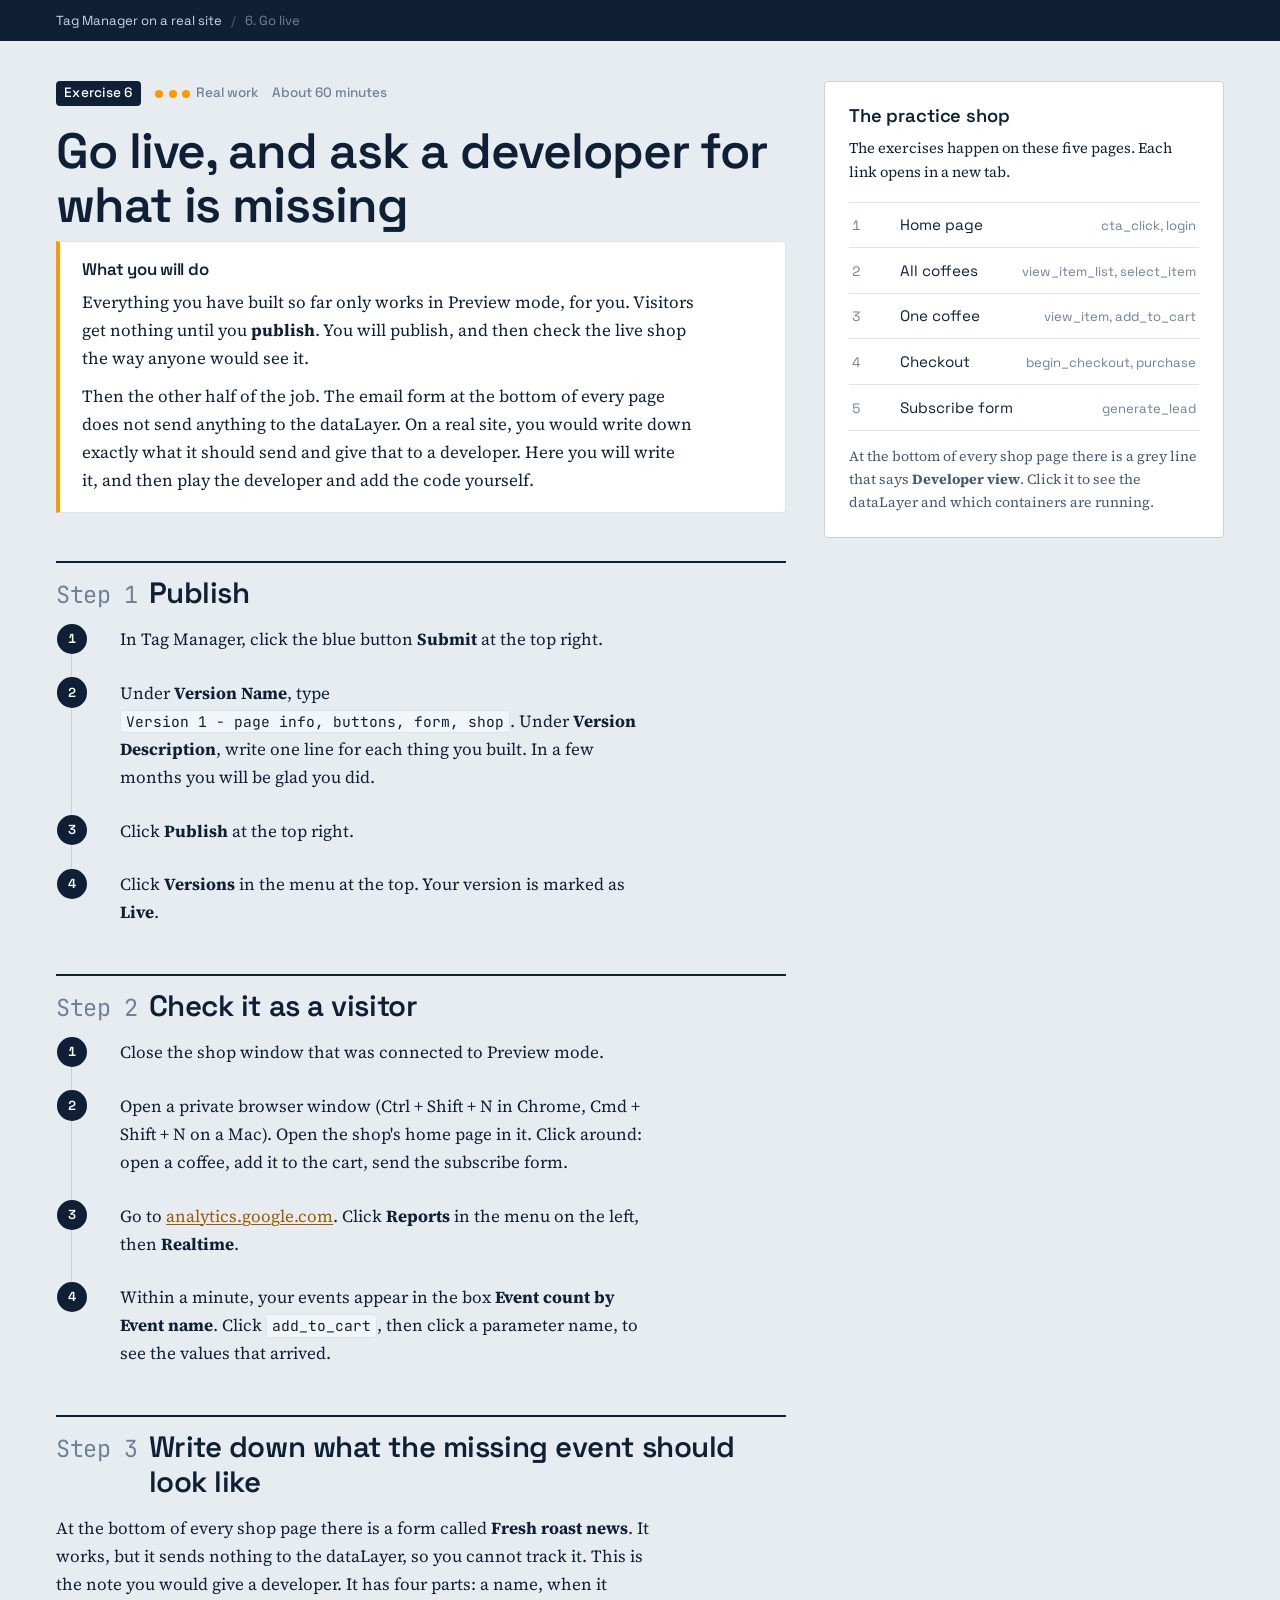
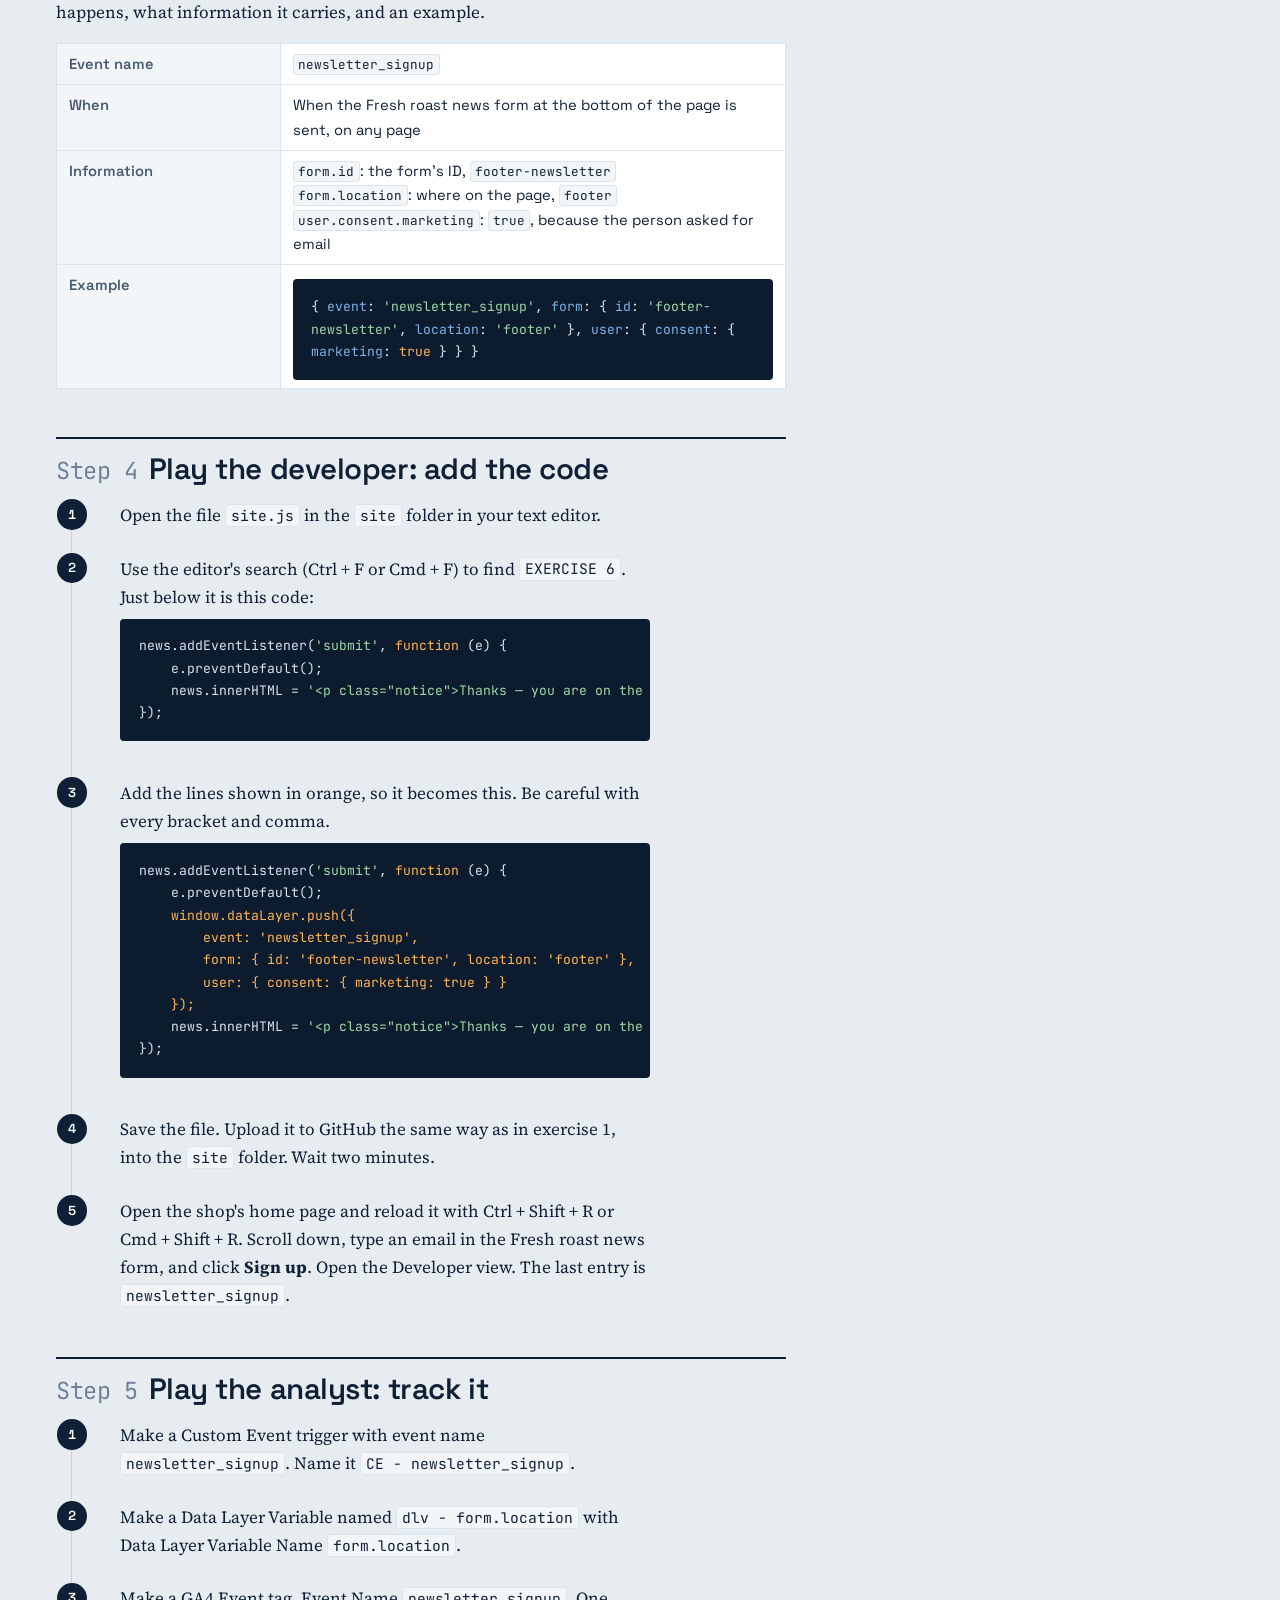
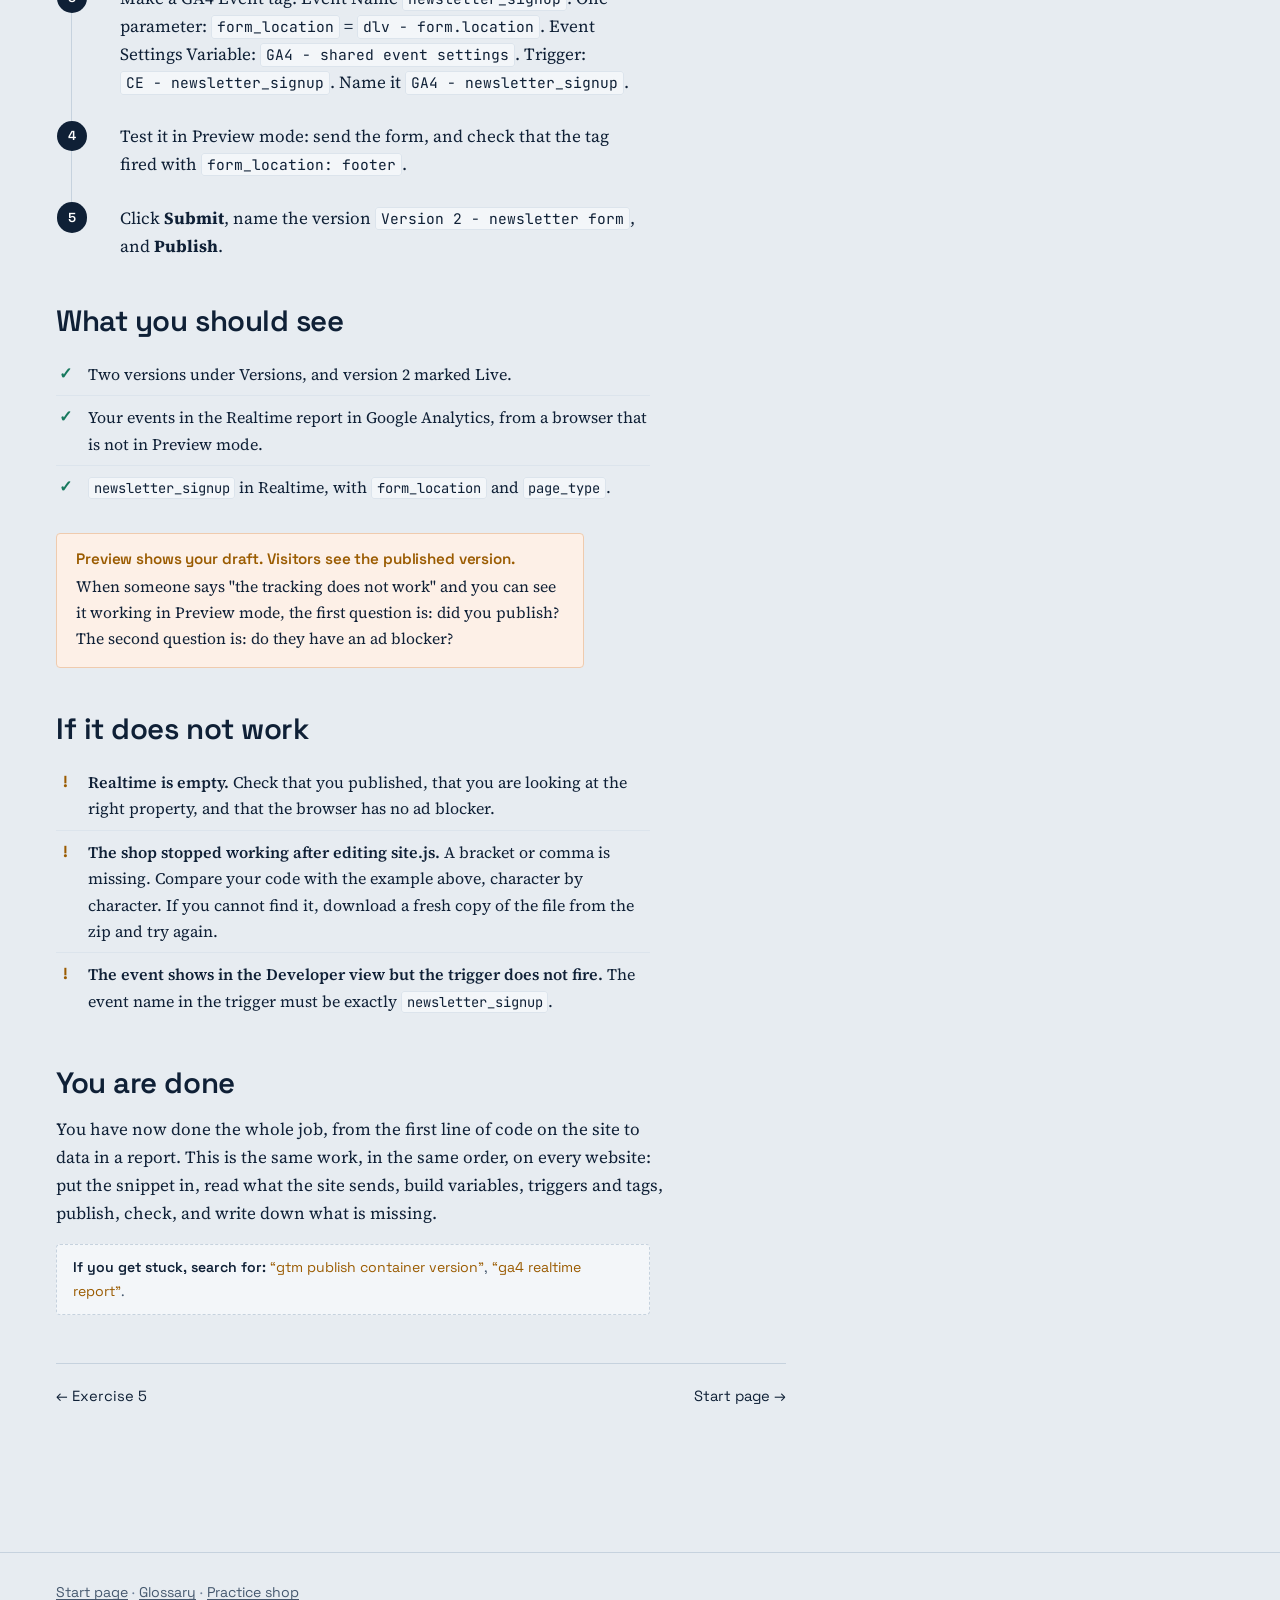
<file: gtm-real-site/6-publish-and-spec.html>
<!DOCTYPE html>
<html lang="en">
<head>
<!-- Google Tag Manager -->
<script>(function(w,d,s,l,i){w[l]=w[l]||[];w[l].push({'gtm.start':
new Date().getTime(),event:'gtm.js'});var f=d.getElementsByTagName(s)[0],
j=d.createElement(s),dl=l!='dataLayer'?'&l='+l:'';j.async=true;j.src=
'https://www.googletagmanager.com/gtm.js?id='+i+dl;f.parentNode.insertBefore(j,f);
})(window,document,'script','dataLayer','GTM-W2S6DPBK');</script>
<!-- End Google Tag Manager -->
<meta charset="UTF-8">
<meta name="viewport" content="width=device-width, initial-scale=1.0">
<title>6. Go live, and ask a developer for what is missing</title>
<meta name="description" content="Publish the Tag Manager container, check it in Google Analytics without Preview mode, then write a specification for a missing dataLayer event, add the code, and track it.">
<link rel="preconnect" href="https://fonts.googleapis.com">
<link rel="preconnect" href="https://fonts.gstatic.com" crossorigin>
<link href="https://fonts.googleapis.com/css2?family=JetBrains+Mono:wght@400;700&family=Source+Serif+4:opsz,wght@8..60,400;8..60,600&family=Space+Grotesk:wght@400;500;600;700&display=swap" rel="stylesheet">
<link rel="stylesheet" href="assets/course.css">
</head>
<body>
<!-- Google Tag Manager (noscript) -->
<noscript><iframe src="https://www.googletagmanager.com/ns.html?id=GTM-W2S6DPBK"
height="0" width="0" style="display:none;visibility:hidden"></iframe></noscript>
<!-- End Google Tag Manager (noscript) -->

<a class="skip" href="#main">Skip to content</a>

<nav aria-label="Breadcrumb">
    <ul class="crumbs">
        <li><a href="index.html">Tag Manager on a real site</a></li><li><a href="6-publish-and-spec.html" aria-current="page">6. Go live</a></li>
    </ul>
</nav>

<main id="main" class="wrap">
<div class="bench">
    <div class="column">

        <div class="ex-meta">
            <span class="ex-no">Exercise 6</span>
            <span class="level"><i class="on"></i><i class="on"></i><i class="on"></i> Real work</span>
            <span>About 60 minutes</span>
        </div>

        <h1>Go live, and ask a developer for what is missing</h1>

        <div class="purpose">
            <h2>What you will do</h2>
            <p>Everything you have built so far only works in Preview mode, for you. Visitors get nothing until you
                <b>publish</b>. You will publish, and then check the live shop the way anyone would see it.</p>
            <p>Then the other half of the job. The email form at the bottom of every page does not send anything to
                the dataLayer. On a real site, you would write down exactly what it should send and give that to a
                developer. Here you will write it, and then play the developer and add the code yourself.</p>
        </div>

        <h2 class="step"><span class="num">Step 1</span> Publish</h2>
        <ol class="steps">
            <li><p>In Tag Manager, click the blue button <b>Submit</b> at the top right.</p></li>
            <li><p>Under <b>Version Name</b>, type <code>Version 1 - page info, buttons, form, shop</code>. Under <b>Version Description</b>, write one line for each thing you built. In a few months you will be glad you did.</p></li>
            <li><p>Click <b>Publish</b> at the top right.</p></li>
            <li><p>Click <b>Versions</b> in the menu at the top. Your version is marked as <b>Live</b>.</p></li>
        </ol>

        <h2 class="step"><span class="num">Step 2</span> Check it as a visitor</h2>
        <ol class="steps">
            <li><p>Close the shop window that was connected to Preview mode.</p></li>
            <li><p>Open a private browser window (Ctrl + Shift + N in Chrome, Cmd + Shift + N on a Mac). Open the shop's home page in it. Click around: open a coffee, add it to the cart, send the subscribe form.</p></li>
            <li><p>Go to <a href="https://analytics.google.com" target="_blank" rel="noopener">analytics.google.com</a>. Click <b>Reports</b> in the menu on the left, then <b>Realtime</b>.</p></li>
            <li><p>Within a minute, your events appear in the box <b>Event count by Event name</b>. Click <code>add_to_cart</code>, then click a parameter name, to see the values that arrived.</p></li>
        </ol>

        <h2 class="step"><span class="num">Step 3</span> Write down what the missing event should look like</h2>
        <p>At the bottom of every shop page there is a form called <b>Fresh roast news</b>. It works, but it sends
            nothing to the dataLayer, so you cannot track it. This is the note you would give a developer. It has four
            parts: a name, when it happens, what information it carries, and an example.</p>
        <table class="settings">
            <tr><th>Event name</th><td><code>newsletter_signup</code></td></tr>
            <tr><th>When</th><td>When the Fresh roast news form at the bottom of the page is sent, on any page</td></tr>
            <tr><th>Information</th><td><code>form.id</code>: the form's ID, <code>footer-newsletter</code><br><code>form.location</code>: where on the page, <code>footer</code><br><code>user.consent.marketing</code>: <code>true</code>, because the person asked for email</td></tr>
            <tr><th>Example</th><td><pre style="margin:.4rem 0 0"><code>{
  <span class="tok-key">event</span>: <span class="tok-str">'newsletter_signup'</span>,
  <span class="tok-key">form</span>: { <span class="tok-key">id</span>: <span class="tok-str">'footer-newsletter'</span>, <span class="tok-key">location</span>: <span class="tok-str">'footer'</span> },
  <span class="tok-key">user</span>: { <span class="tok-key">consent</span>: { <span class="tok-key">marketing</span>: <span class="tok-kw">true</span> } }
}</code></pre></td></tr>
        </table>

        <h2 class="step"><span class="num">Step 4</span> Play the developer: add the code</h2>
        <ol class="steps">
            <li><p>Open the file <code>site.js</code> in the <code>site</code> folder in your text editor.</p></li>
            <li><p>Use the editor's search (Ctrl + F or Cmd + F) to find <code>EXERCISE 6</code>. Just below it is this code:</p>
<pre><code>news.addEventListener(<span class="tok-str">'submit'</span>, <span class="tok-kw">function</span> (e) {
    e.preventDefault();
    news.innerHTML = <span class="tok-str">'&lt;p class="notice"&gt;Thanks — you are on the list.&lt;/p&gt;'</span>;
});</code></pre></li>
            <li><p>Add the lines shown in orange, so it becomes this. Be careful with every bracket and comma.</p>
<pre><code>news.addEventListener(<span class="tok-str">'submit'</span>, <span class="tok-kw">function</span> (e) {
    e.preventDefault();
    <span class="tok-kw">window.dataLayer.push({</span>
        <span class="tok-kw">event: 'newsletter_signup',</span>
        <span class="tok-kw">form: { id: 'footer-newsletter', location: 'footer' },</span>
        <span class="tok-kw">user: { consent: { marketing: true } }</span>
    <span class="tok-kw">});</span>
    news.innerHTML = <span class="tok-str">'&lt;p class="notice"&gt;Thanks — you are on the list.&lt;/p&gt;'</span>;
});</code></pre></li>
            <li><p>Save the file. Upload it to GitHub the same way as in exercise 1, into the <code>site</code> folder. Wait two minutes.</p></li>
            <li><p>Open the shop's home page and reload it with Ctrl + Shift + R or Cmd + Shift + R. Scroll down, type an email in the Fresh roast news form, and click <b>Sign up</b>. Open the Developer view. The last entry is <code>newsletter_signup</code>.</p></li>
        </ol>

        <h2 class="step"><span class="num">Step 5</span> Play the analyst: track it</h2>
        <ol class="steps">
            <li><p>Make a Custom Event trigger with event name <code>newsletter_signup</code>. Name it <code>CE - newsletter_signup</code>.</p></li>
            <li><p>Make a Data Layer Variable named <code>dlv - form.location</code> with Data Layer Variable Name <code>form.location</code>.</p></li>
            <li><p>Make a GA4 Event tag. Event Name <code>newsletter_signup</code>. One parameter: <code>form_location</code> = <code>dlv - form.location</code>. Event Settings Variable: <code>GA4 - shared event settings</code>. Trigger: <code>CE - newsletter_signup</code>. Name it <code>GA4 - newsletter_signup</code>.</p></li>
            <li><p>Test it in Preview mode: send the form, and check that the tag fired with <code>form_location: footer</code>.</p></li>
            <li><p>Click <b>Submit</b>, name the version <code>Version 2 - newsletter form</code>, and <b>Publish</b>.</p></li>
        </ol>

        <h2>What you should see</h2>
        <ul class="outcome">
            <li>Two versions under Versions, and version 2 marked Live.</li>
            <li>Your events in the Realtime report in Google Analytics, from a browser that is not in Preview mode.</li>
            <li><code>newsletter_signup</code> in Realtime, with <code>form_location</code> and <code>page_type</code>.</li>
        </ul>

        <div class="gotcha">
            <h3>Preview shows your draft. Visitors see the published version.</h3>
            <p>When someone says "the tracking does not work" and you can see it working in Preview mode, the first
                question is: did you publish? The second question is: do they have an ad blocker?</p>
        </div>

        <h2>If it does not work</h2>
        <ul class="fix">
            <li><b>Realtime is empty.</b> Check that you published, that you are looking at the right property, and that the browser has no ad blocker.</li>
            <li><b>The shop stopped working after editing site.js.</b> A bracket or comma is missing. Compare your code with the example above, character by character. If you cannot find it, download a fresh copy of the file from the zip and try again.</li>
            <li><b>The event shows in the Developer view but the trigger does not fire.</b> The event name in the trigger must be exactly <code>newsletter_signup</code>.</li>
        </ul>

        <h2>You are done</h2>
        <p>You have now done the whole job, from the first line of code on the site to data in a report. This is the
            same work, in the same order, on every website: put the snippet in, read what the site sends, build
            variables, triggers and tags, publish, check, and write down what is missing.</p>

        <div class="lookup">
            <b>If you get stuck, search for:</b> <q>gtm publish container version</q>, <q>ga4 realtime report</q>.
        </div>


        <div class="pager">
            <span><a href="5-shared-settings.html">&larr; Exercise 5</a></span>
            <span><a href="index.html">Start page &rarr;</a></span>
        </div>
    </div>

    <div class="rail">
        <div class="card">
            <h3 style="margin-top:0">The practice shop</h3>
            <p style="font-size:.92rem">The exercises happen on these five pages. Each link opens in a new tab.</p>
            <ul class="exercises"><li><a href="site/index.html" target="_blank" rel="noopener"><span class="n">1</span><span>Home page</span><span class="what">cta_click, login</span></a></li><li><a href="site/products.html" target="_blank" rel="noopener"><span class="n">2</span><span>All coffees</span><span class="what">view_item_list, select_item</span></a></li><li><a href="site/product.html?sku=FK-002" target="_blank" rel="noopener"><span class="n">3</span><span>One coffee</span><span class="what">view_item, add_to_cart</span></a></li><li><a href="site/checkout.html" target="_blank" rel="noopener"><span class="n">4</span><span>Checkout</span><span class="what">begin_checkout, purchase</span></a></li><li><a href="site/signup.html" target="_blank" rel="noopener"><span class="n">5</span><span>Subscribe form</span><span class="what">generate_lead</span></a></li></ul>
            <p style="font-size:.88rem;margin:.9rem 0 0;color:var(--ink-2)">At the bottom of every shop page there is a grey line that says <b>Developer view</b>. Click it to see the dataLayer and which containers are running.</p>
        </div>
    </div>
</div>
</main>

<footer class="site">
    <p><a href="index.html">Start page</a> · <a href="reference/glossary.html">Glossary</a> · <a href="site/index.html">Practice shop</a></p>
</footer>

</body>
</html>
</file>
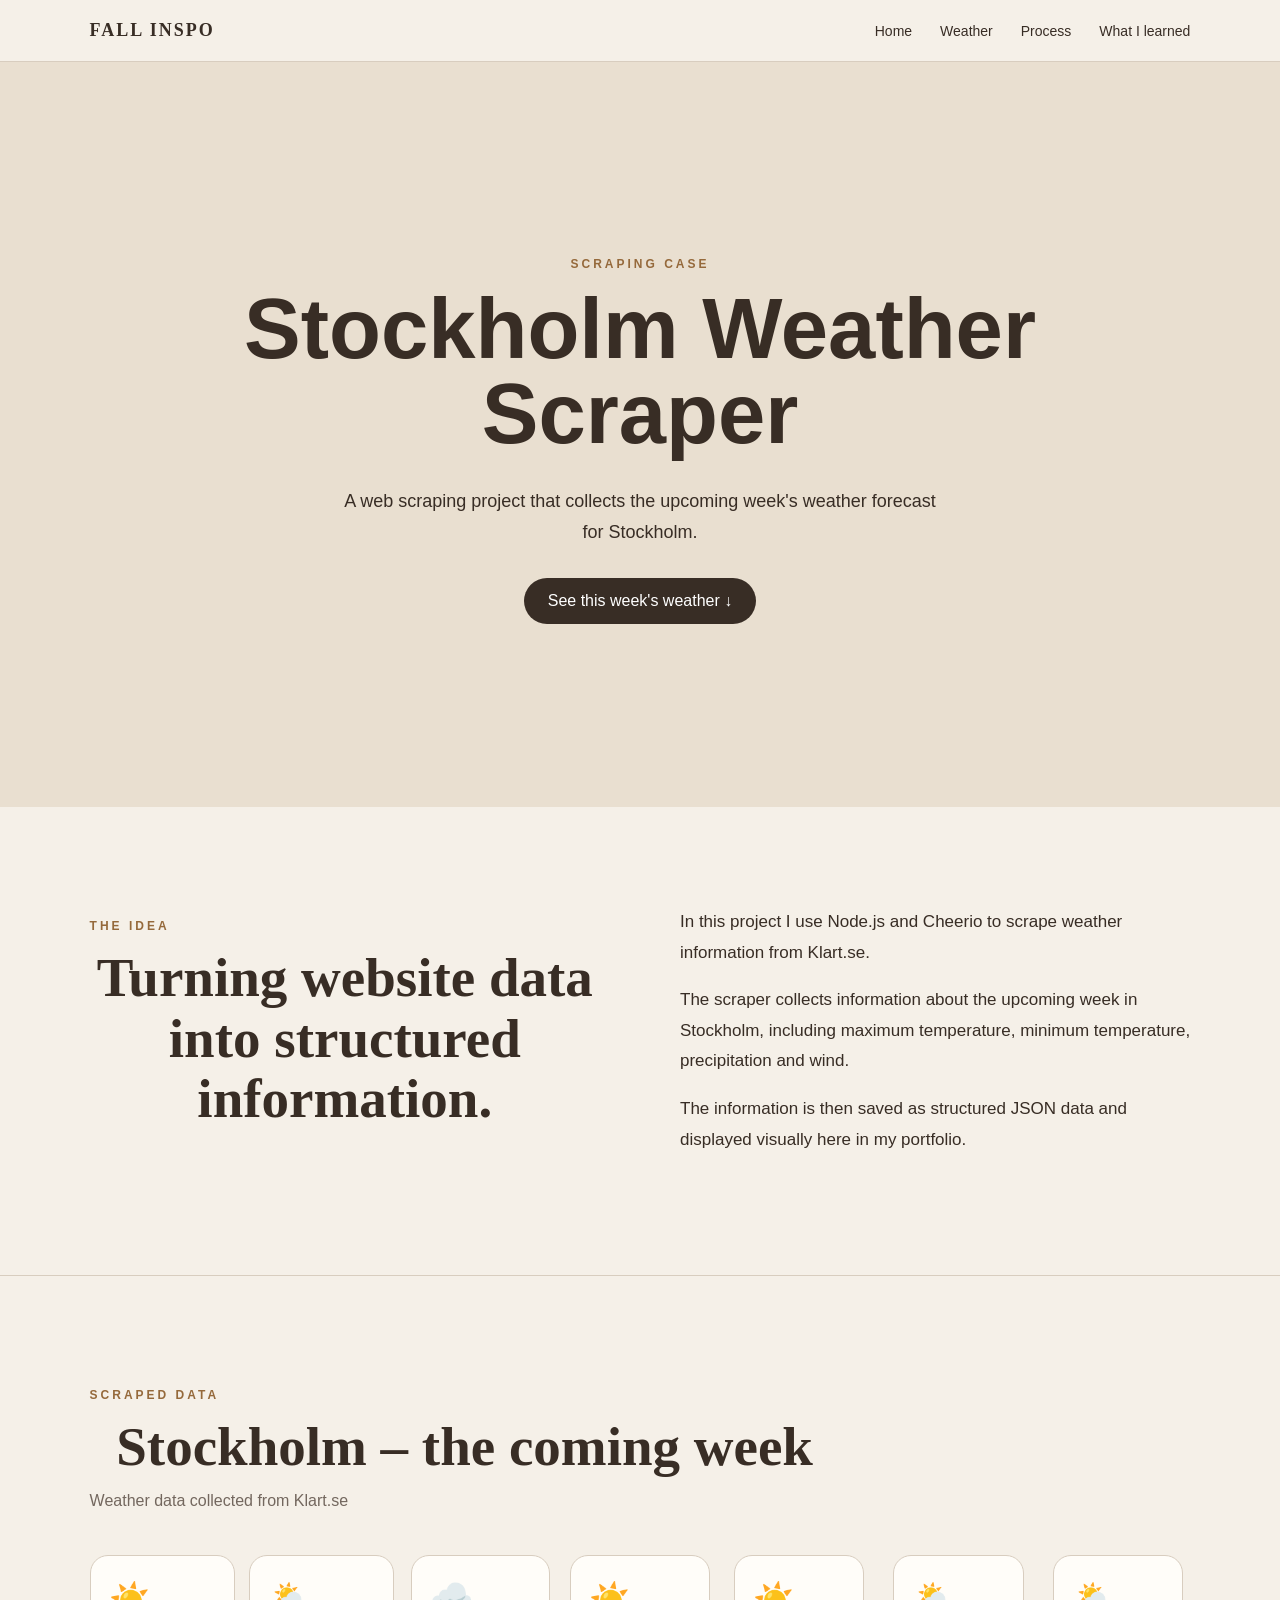
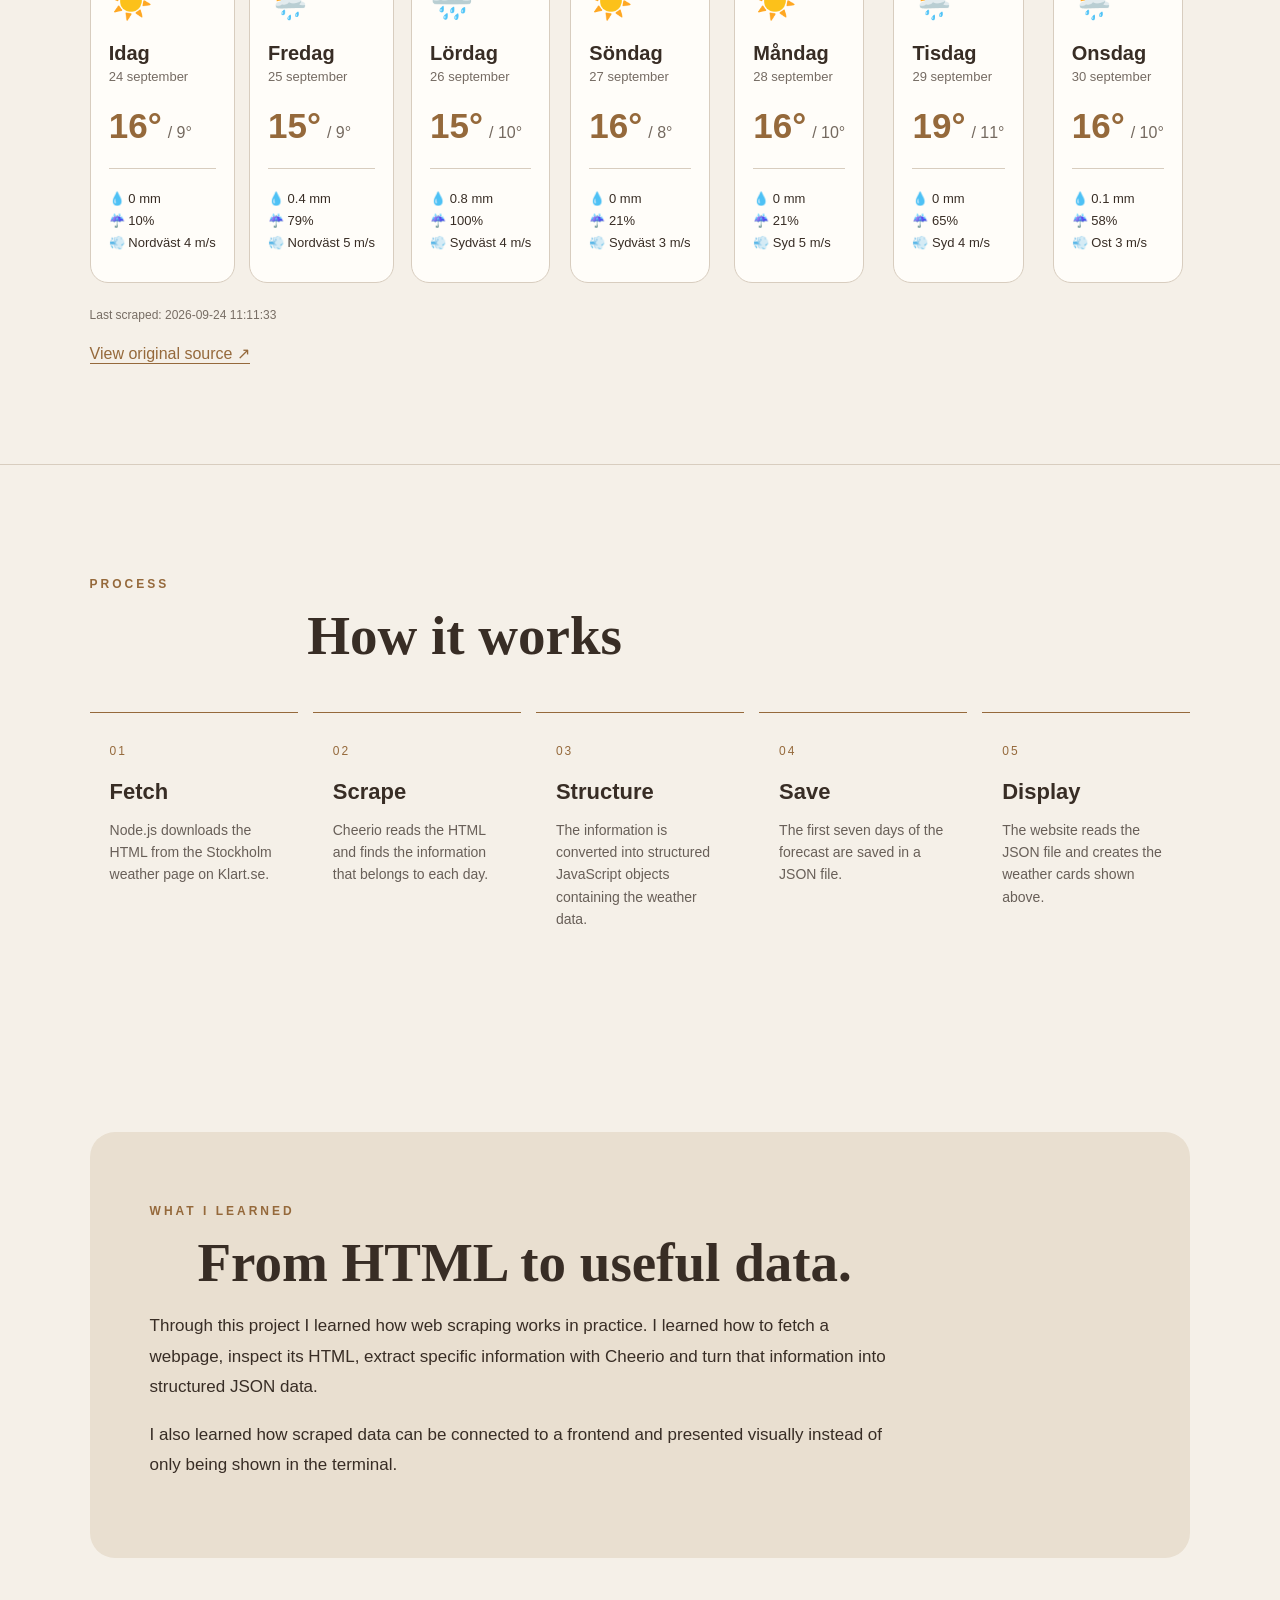
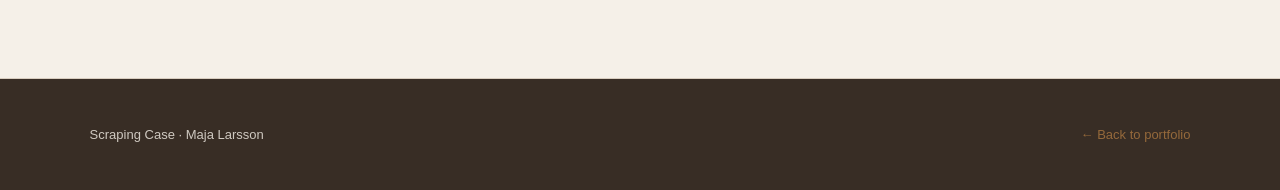
<file: scraping/scraping.html>
<!DOCTYPE html>
<html lang="sv">

<head>
  <meta charset="UTF-8">
  <meta name="viewport" content="width=device-width, initial-scale=1.0">

  <title>Weather Scraping Case | Maja Larsson</title>

  <!-- Din vanliga portfolio CSS ligger en mapp bakåt -->
  <link rel="stylesheet" href="../style.css">

  <!-- Egen CSS för scraping-sidan -->
  <link rel="stylesheet" href="scraping.css">

  <!-- Google Tag Manager -->
  <script>
    (function(w,d,s,l,i){
      w[l]=w[l]||[];
      w[l].push({
        'gtm.start': new Date().getTime(),
        event:'gtm.js'
      });

      var f=d.getElementsByTagName(s)[0],
      j=d.createElement(s),
      dl=l!='dataLayer'?'&l='+l:'';

      j.async=true;
      j.src='https://www.googletagmanager.com/gtm.js?id='+i+dl;

      f.parentNode.insertBefore(j,f);

    })(window,document,'script','dataLayer','GTM-MZ7253NK');
  </script>
  <!-- End Google Tag Manager -->

</head>


<body>

  <!-- Google Tag Manager noscript -->
  <noscript>
    <iframe
      src="https://www.googletagmanager.com/ns.html?id=GTM-MZ7253NK"
      height="0"
      width="0"
      style="display:none;visibility:hidden">
    </iframe>
  </noscript>
  <!-- End Google Tag Manager noscript -->


  <!-- HEADER -->
  <header class="scraping-header">

    <!-- Tillbaka till din vanliga portfolio -->
    <a href="../index.html" class="logo">
      FALL INSPO
    </a>

    <nav>

      <a href="../index.html">
        Home
      </a>

      <a href="#weather">
        Weather
      </a>

      <a href="#process">
        Process
      </a>

      <a href="#learning">
        What I learned
      </a>

    </nav>

  </header>


  <main>


    <!-- HERO -->
    <section class="scraping-hero">

      <p class="eyebrow">
        SCRAPING CASE
      </p>

      <h1>
        Stockholm Weather Scraper
      </h1>

      <p class="hero-description">
        A web scraping project that collects the upcoming week's
        weather forecast for Stockholm.
      </p>

      <a href="#weather" class="scraping-button">
        See this week's weather ↓
      </a>

    </section>



    <!-- OM PROJEKTET -->
    <section class="case-section">

      <div class="section-heading">

        <p class="eyebrow">
          THE IDEA
        </p>

        <h2>
          Turning website data into structured information.
        </h2>

      </div>


      <div class="case-text">

        <p>
          In this project I use Node.js and Cheerio to scrape weather
          information from Klart.se.
        </p>

        <p>
          The scraper collects information about the upcoming week
          in Stockholm, including maximum temperature, minimum
          temperature, precipitation and wind.
        </p>

        <p>
          The information is then saved as structured JSON data and
          displayed visually here in my portfolio.
        </p>

      </div>

    </section>



    <!-- VÄDER -->
    <section id="weather" class="weather-section">

      <div class="section-heading">

        <p class="eyebrow">
          SCRAPED DATA
        </p>

        <h2>
          Stockholm – the coming week
        </h2>

        <p class="weather-intro">
          Weather data collected from Klart.se
        </p>

      </div>


      <!-- Här lägger JavaScript in väderkorten -->
      <div id="weather-container" class="weather-grid">

        <p class="loading">
          Loading weather...
        </p>

      </div>


      <!-- Visar när scrapingen senast kördes -->
      <p id="updated-time" class="updated-time"></p>


      <a
        href="https://www.klart.se/se/stockholms-l%C3%A4n/v%C3%A4der-stockholm/"
        target="_blank"
        rel="noopener noreferrer"
        class="source-link">
        View original source ↗
      </a>

    </section>



    <!-- HUR SCRAPINGEN FUNGERAR -->
    <section id="process" class="process-section">

      <div class="section-heading">

        <p class="eyebrow">
          PROCESS
        </p>

        <h2>
          How it works
        </h2>

      </div>


      <div class="process-grid">


        <article class="process-card">

          <span>
            01
          </span>

          <h3>
            Fetch
          </h3>

          <p>
            Node.js downloads the HTML from the Stockholm weather
            page on Klart.se.
          </p>

        </article>



        <article class="process-card">

          <span>
            02
          </span>

          <h3>
            Scrape
          </h3>

          <p>
            Cheerio reads the HTML and finds the information that
            belongs to each day.
          </p>

        </article>



        <article class="process-card">

          <span>
            03
          </span>

          <h3>
            Structure
          </h3>

          <p>
            The information is converted into structured JavaScript
            objects containing the weather data.
          </p>

        </article>



        <article class="process-card">

          <span>
            04
          </span>

          <h3>
            Save
          </h3>

          <p>
            The first seven days of the forecast are saved in a
            JSON file.
          </p>

        </article>



        <article class="process-card">

          <span>
            05
          </span>

          <h3>
            Display
          </h3>

          <p>
            The website reads the JSON file and creates the weather
            cards shown above.
          </p>

        </article>


      </div>

    </section>



    <!-- VAD JAG LÄRDE MIG -->
    <section id="learning" class="learning-section">

      <div class="learning-box">

        <p class="eyebrow">
          WHAT I LEARNED
        </p>

        <h2>
          From HTML to useful data.
        </h2>

        <p>
          Through this project I learned how web scraping works in
          practice. I learned how to fetch a webpage, inspect its HTML,
          extract specific information with Cheerio and turn that
          information into structured JSON data.
        </p>

        <p>
          I also learned how scraped data can be connected to a
          frontend and presented visually instead of only being shown
          in the terminal.
        </p>

      </div>

    </section>


  </main>



  <!-- FOOTER -->
  <footer class="scraping-footer">

    <p>
      Scraping Case · Maja Larsson
    </p>

    <a href="../index.html">
      ← Back to portfolio
    </a>

  </footer>


  <!-- JavaScript för att visa väderdatan -->
  <script src="scraping.js"></script>

</body>

</html>
</file>
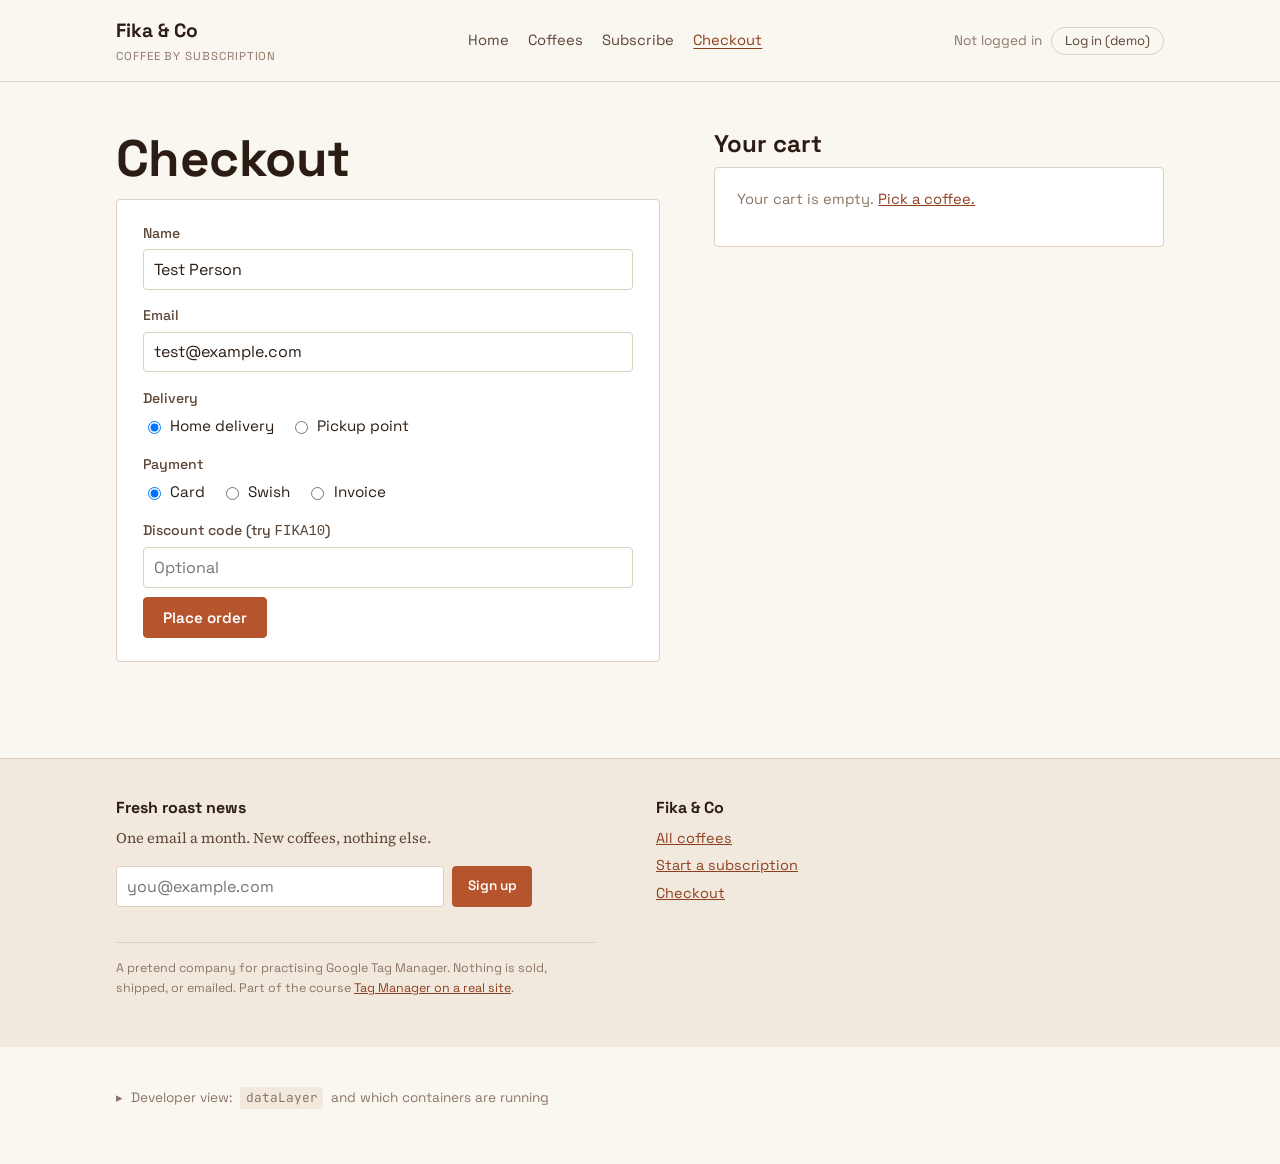
<file: gtm-real-site/site/checkout.html>
<!DOCTYPE html>
<html lang="en">
<head>

<meta charset="UTF-8">
<meta name="viewport" content="width=device-width, initial-scale=1.0">
<title>Checkout — Fika & Co</title>
<meta name="description" content="Checkout page of Fika & Co, the practice shop for the Tag Manager course. Nothing is charged.">
<link rel="preconnect" href="https://fonts.googleapis.com">
<link rel="preconnect" href="https://fonts.gstatic.com" crossorigin>
<link href="https://fonts.googleapis.com/css2?family=JetBrains+Mono:wght@400;700&family=Source+Serif+4:opsz,wght@8..60,400;8..60,600&family=Space+Grotesk:wght@400;500;600;700&display=swap" rel="stylesheet">
<link rel="stylesheet" href="site.css">

<!-- Page data. site.js pushes this into the dataLayer straight away, BEFORE
     any container loads, so every tag on the page can read page.* and user.* -->
<script>window.FIKA_PAGE = { type: 'checkout', category: null };</script>
<script src="site.js"></script>

<!-- ======================================================================
     EXERCISE 1 — PASTE THE <head> PART OF YOUR GOOGLE TAG MANAGER
     SNIPPET ON THE EMPTY LINE BELOW THIS COMMENT.

     (The snippet at the very top of this file belongs to the course author.
     Leave it there. Two containers on one page is normal.)
     ====================================================================== -->
<!-- Google Tag Manager -->
  <script>
    (function(w,d,s,l,i){
      w[l]=w[l]||[];
      w[l].push({'gtm.start': new Date().getTime(), event:'gtm.js'});
      var f=d.getElementsByTagName(s)[0],
      j=d.createElement(s),
      dl=l!='dataLayer'?'&l='+l:'';
      j.async=true;
      j.src='https://www.googletagmanager.com/gtm.js?id='+i+dl;
      f.parentNode.insertBefore(j,f);
    })(window,document,'script','dataLayer','GTM-MZ7253NK');
  </script>
  <!-- End Google Tag Manager -->
<!-- ====================================================================== -->

<!-- Developer view: the collapsible dataLayer panel at the bottom of the page.
     A real site would not have this. -->
<script>window.GTM_COURSE_MANUAL = 'GTM-W2S6DPBK';</script>
<script src="../assets/course.js"></script>
</head>
<body data-page="checkout">


<!-- ======================================================================
     EXERCISE 1 — PASTE THE <body> PART OF YOUR SNIPPET (the <noscript>
     iframe) ON THE EMPTY LINE BELOW THIS COMMENT.
     ====================================================================== -->
<!-- Google Tag Manager (noscript) -->
<noscript><iframe src="https://www.googletagmanager.com/ns.html?id=GTM-MZ7253NK"
height="0" width="0" style="display:none;visibility:hidden"></iframe></noscript>
<!-- End Google Tag Manager (noscript) -->
<!-- ====================================================================== -->

<header class="top">
    <div class="wrap">
        <a class="brand" href="index.html">Fika &amp; Co <small>Coffee by subscription</small></a>
        <nav aria-label="Main"><ul><li><a href="index.html">Home</a></li><li><a href="products.html">Coffees</a></li><li><a href="signup.html">Subscribe</a></li><li><a href="checkout.html" aria-current="page">Checkout</a></li></ul></nav>
        <div class="account" id="account"></div>
    </div>
</header>

<main>

    <div class="wrap">
        <div class="checkout">
            <div>
                <h1>Checkout</h1>
                <form class="card" id="checkout-form">
                    <label class="field" for="name">Name</label>
                    <input type="text" id="name" name="name" value="Test Person">
                    <label class="field" for="email">Email</label>
                    <input type="email" id="email" name="email" value="test@example.com">
                    <label class="field">Delivery</label>
                    <div class="choice">
                        <label><input type="radio" name="shipping" value="postnord_home" checked> Home delivery</label>
                        <label><input type="radio" name="shipping" value="pickup_point"> Pickup point</label>
                    </div>
                    <label class="field">Payment</label>
                    <div class="choice">
                        <label><input type="radio" name="payment" value="card" checked> Card</label>
                        <label><input type="radio" name="payment" value="swish"> Swish</label>
                        <label><input type="radio" name="payment" value="invoice"> Invoice</label>
                    </div>
                    <label class="field" for="coupon">Discount code (try <code>FIKA10</code>)</label>
                    <input type="text" id="coupon" name="coupon" placeholder="Optional">
                    <button class="btn" type="submit">Place order</button>
                </form>
            </div>
            <div>
                <h2>Your cart</h2>
                <div class="cart" id="cart"></div>
            </div>
        </div>
    </div>

</main>

<footer class="foot">
    <div class="wrap">
        <div>
            <h3>Fresh roast news</h3>
            <p>One email a month. New coffees, nothing else.</p>
            <form id="footer-newsletter">
                <input type="email" name="email" placeholder="you@example.com" aria-label="Email address" required>
                <button class="btn small" type="submit">Sign up</button>
            </form>
        </div>
        <div>
            <h3>Fika &amp; Co</h3>
            <ul>
                <li><a href="products.html">All coffees</a></li>
                <li><a href="signup.html">Start a subscription</a></li>
                <li><a href="checkout.html">Checkout</a></li>
            </ul>
        </div>
        <p class="legal">A pretend company for practising Google Tag Manager. Nothing is sold, shipped, or emailed.
            Part of the course <a href="../index.html">Tag Manager on a real site</a>.</p>
    </div>
</footer>

<details class="devpanel">
    <summary>Developer view: <code>dataLayer</code> and which containers are running</summary>
    <p class="devnote">This panel is course scaffolding. Your Tag Manager <b>Preview</b> mode shows the same information, and that is the tool you will use on real sites.</p>
    <div id="monitor"></div>
</details>

</body>
</html>
</file>
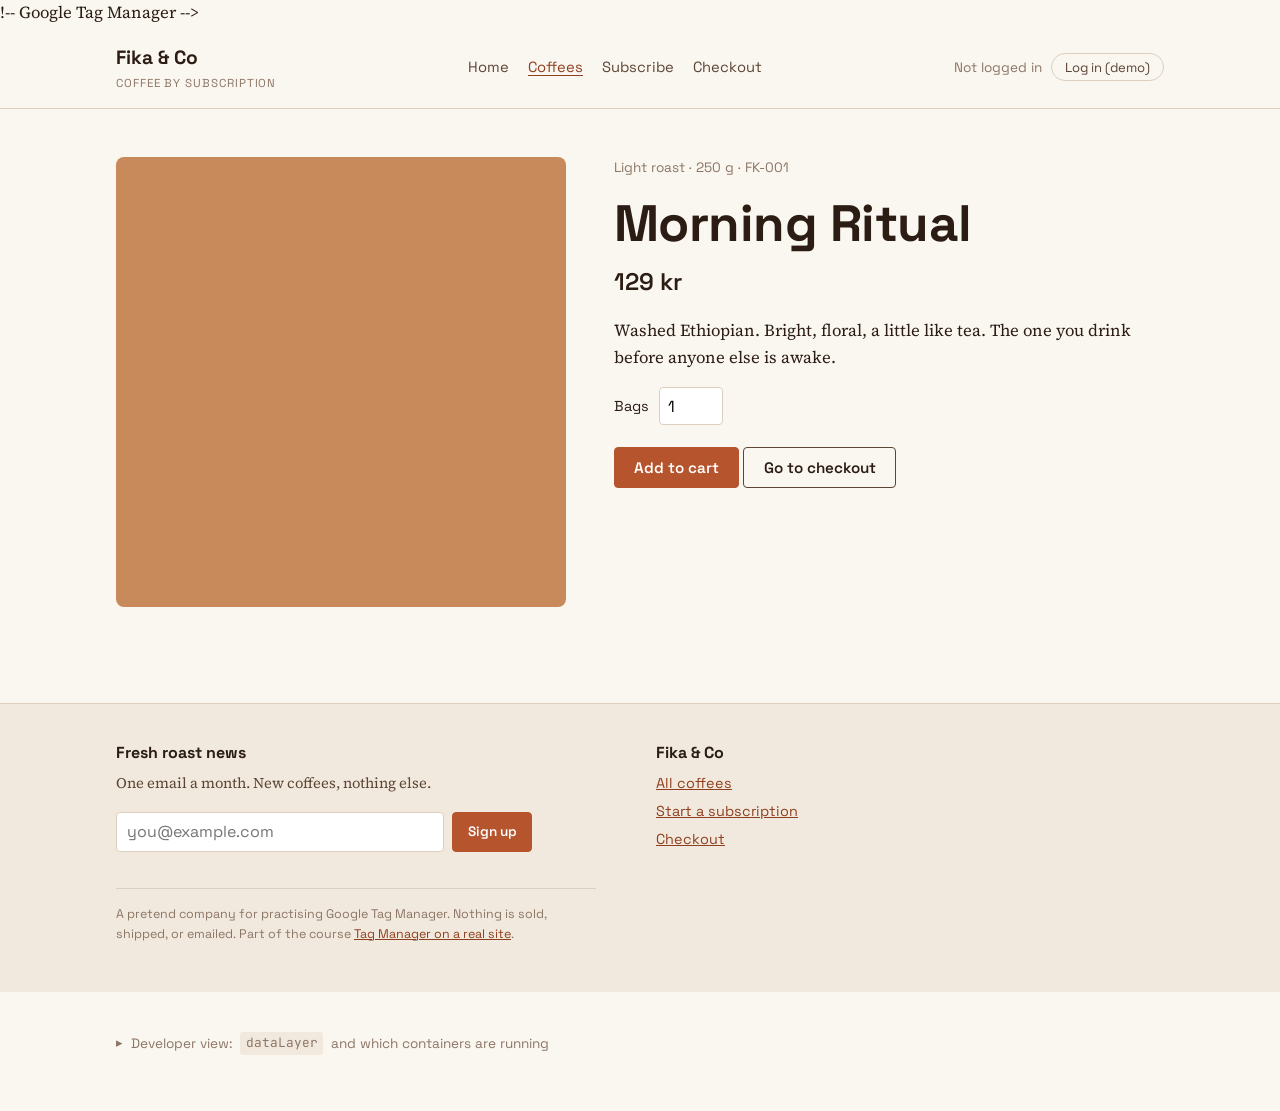
<file: gtm-real-site/site/product.html>
<!DOCTYPE html>
<html lang="en">
<head>

<meta charset="UTF-8">
<meta name="viewport" content="width=device-width, initial-scale=1.0">
<title>Coffee — Fika & Co</title>
<meta name="description" content="A single coffee from Fika & Co, the practice shop for the Tag Manager course.">
<link rel="preconnect" href="https://fonts.googleapis.com">
<link rel="preconnect" href="https://fonts.gstatic.com" crossorigin>
<link href="https://fonts.googleapis.com/css2?family=JetBrains+Mono:wght@400;700&family=Source+Serif+4:opsz,wght@8..60,400;8..60,600&family=Space+Grotesk:wght@400;500;600;700&display=swap" rel="stylesheet">
<link rel="stylesheet" href="site.css">

<!-- Page data. site.js pushes this into the dataLayer straight away, BEFORE
     any container loads, so every tag on the page can read page.* and user.* -->
<script>window.FIKA_PAGE = { type: 'product', category: 'coffee' };</script>
<script src="site.js"></script>

<!-- ======================================================================
     EXERCISE 1 — PASTE THE <head> PART OF YOUR GOOGLE TAG MANAGER
     SNIPPET ON THE EMPTY LINE BELOW THIS COMMENT.

     (The snippet at the very top of this file belongs to the course author.
     Leave it there. Two containers on one page is normal.)
     ====================================================================== -->
!-- Google Tag Manager -->
  <script>
    (function(w,d,s,l,i){
      w[l]=w[l]||[];
      w[l].push({'gtm.start': new Date().getTime(), event:'gtm.js'});
      var f=d.getElementsByTagName(s)[0],
      j=d.createElement(s),
      dl=l!='dataLayer'?'&l='+l:'';
      j.async=true;
      j.src='https://www.googletagmanager.com/gtm.js?id='+i+dl;
      f.parentNode.insertBefore(j,f);
    })(window,document,'script','dataLayer','GTM-MZ7253NK');
  </script>
  <!-- End Google Tag Manager -->
<!-- ====================================================================== -->

<!-- Developer view: the collapsible dataLayer panel at the bottom of the page.
     A real site would not have this. -->
<script>window.GTM_COURSE_MANUAL = 'GTM-W2S6DPBK';</script>
<script src="../assets/course.js"></script>
</head>
<body data-page="product">


<!-- ======================================================================
     EXERCISE 1 — PASTE THE <body> PART OF YOUR SNIPPET (the <noscript>
     iframe) ON THE EMPTY LINE BELOW THIS COMMENT.
     ====================================================================== -->
<!-- Google Tag Manager (noscript) -->
<noscript><iframe src="https://www.googletagmanager.com/ns.html?id=GTM-MZ7253NK"
height="0" width="0" style="display:none;visibility:hidden"></iframe></noscript>
<!-- End Google Tag Manager (noscript) -->
<!-- ====================================================================== -->

<header class="top">
    <div class="wrap">
        <a class="brand" href="index.html">Fika &amp; Co <small>Coffee by subscription</small></a>
        <nav aria-label="Main"><ul><li><a href="index.html">Home</a></li><li><a href="products.html" aria-current="page">Coffees</a></li><li><a href="signup.html">Subscribe</a></li><li><a href="checkout.html">Checkout</a></li></ul></nav>
        <div class="account" id="account"></div>
    </div>
</header>

<main>

    <div class="wrap">
        <div class="pdp" id="pdp"></div>
    </div>

</main>

<footer class="foot">
    <div class="wrap">
        <div>
            <h3>Fresh roast news</h3>
            <p>One email a month. New coffees, nothing else.</p>
            <form id="footer-newsletter">
                <input type="email" name="email" placeholder="you@example.com" aria-label="Email address" required>
                <button class="btn small" type="submit">Sign up</button>
            </form>
        </div>
        <div>
            <h3>Fika &amp; Co</h3>
            <ul>
                <li><a href="products.html">All coffees</a></li>
                <li><a href="signup.html">Start a subscription</a></li>
                <li><a href="checkout.html">Checkout</a></li>
            </ul>
        </div>
        <p class="legal">A pretend company for practising Google Tag Manager. Nothing is sold, shipped, or emailed.
            Part of the course <a href="../index.html">Tag Manager on a real site</a>.</p>
    </div>
</footer>

<details class="devpanel">
    <summary>Developer view: <code>dataLayer</code> and which containers are running</summary>
    <p class="devnote">This panel is course scaffolding. Your Tag Manager <b>Preview</b> mode shows the same information, and that is the tool you will use on real sites.</p>
    <div id="monitor"></div>
</details>

</body>
</html>
</file>
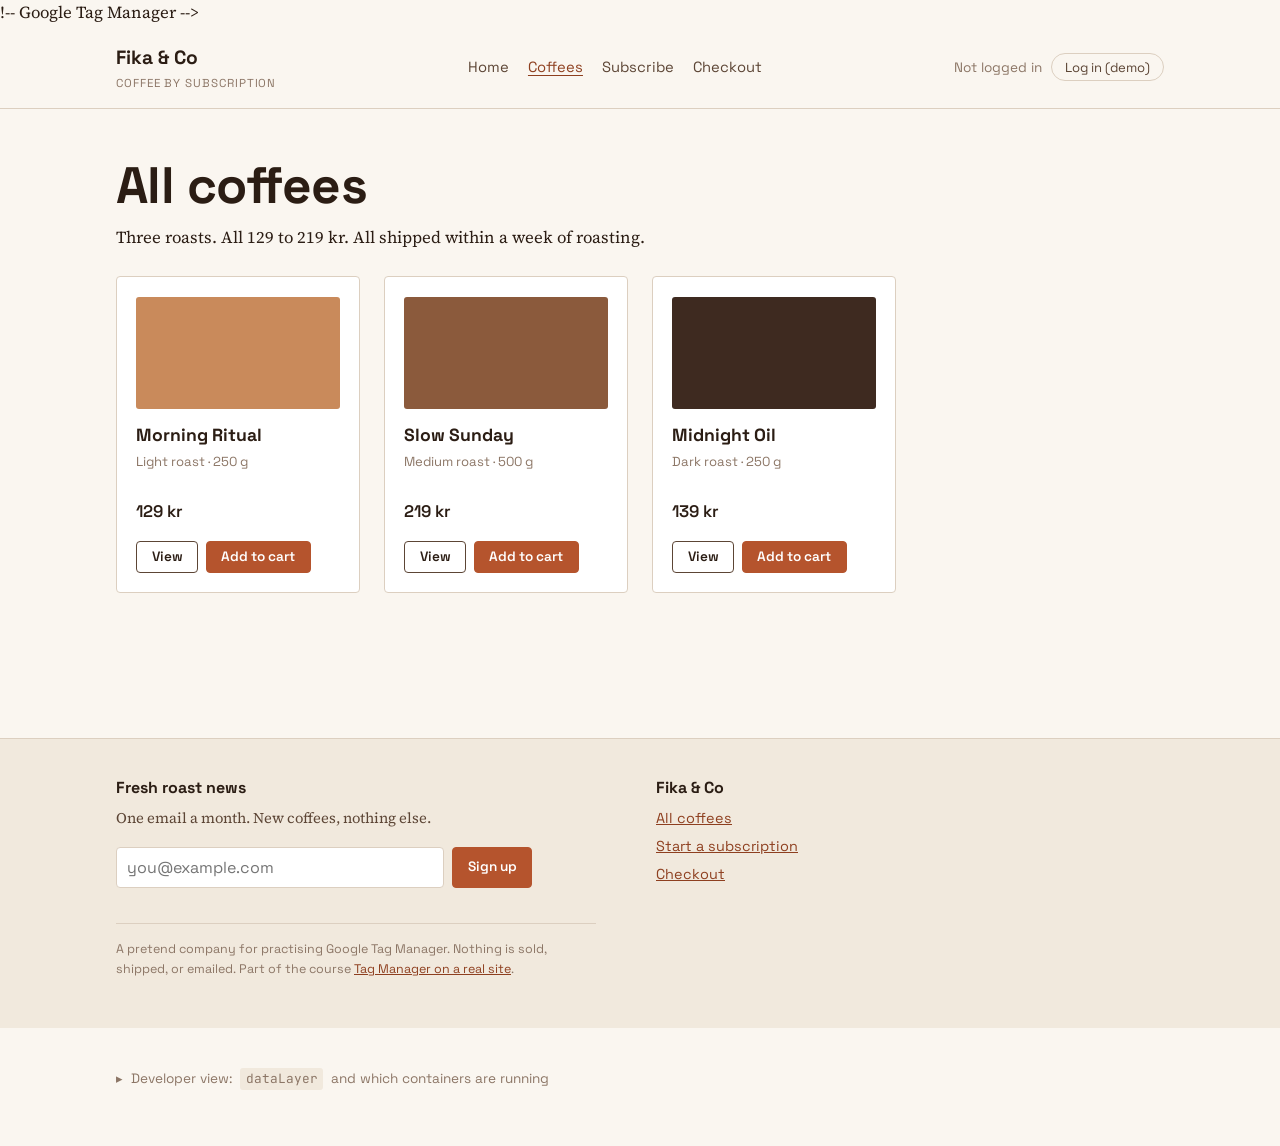
<file: gtm-real-site/site/products.html>
<!DOCTYPE html>
<html lang="en">
<head>

<meta charset="UTF-8">
<meta name="viewport" content="width=device-width, initial-scale=1.0">
<title>All coffees — Fika & Co</title>
<meta name="description" content="Three roasts from Fika & Co, the practice shop for the Tag Manager course.">
<link rel="preconnect" href="https://fonts.googleapis.com">
<link rel="preconnect" href="https://fonts.gstatic.com" crossorigin>
<link href="https://fonts.googleapis.com/css2?family=JetBrains+Mono:wght@400;700&family=Source+Serif+4:opsz,wght@8..60,400;8..60,600&family=Space+Grotesk:wght@400;500;600;700&display=swap" rel="stylesheet">
<link rel="stylesheet" href="site.css">

<!-- Page data. site.js pushes this into the dataLayer straight away, BEFORE
     any container loads, so every tag on the page can read page.* and user.* -->
<script>window.FIKA_PAGE = { type: 'listing', category: 'coffee' };</script>
<script src="site.js"></script>

<!-- ======================================================================
     EXERCISE 1 — PASTE THE <head> PART OF YOUR GOOGLE TAG MANAGER
     SNIPPET ON THE EMPTY LINE BELOW THIS COMMENT.

     (The snippet at the very top of this file belongs to the course author.
     Leave it there. Two containers on one page is normal.)
     ====================================================================== -->
!-- Google Tag Manager -->
  <script>
    (function(w,d,s,l,i){
      w[l]=w[l]||[];
      w[l].push({'gtm.start': new Date().getTime(), event:'gtm.js'});
      var f=d.getElementsByTagName(s)[0],
      j=d.createElement(s),
      dl=l!='dataLayer'?'&l='+l:'';
      j.async=true;
      j.src='https://www.googletagmanager.com/gtm.js?id='+i+dl;
      f.parentNode.insertBefore(j,f);
    })(window,document,'script','dataLayer','GTM-MZ7253NK');
  </script>
  <!-- End Google Tag Manager -->
<!-- ====================================================================== -->

<!-- Developer view: the collapsible dataLayer panel at the bottom of the page.
     A real site would not have this. -->
<script>window.GTM_COURSE_MANUAL = 'GTM-W2S6DPBK';</script>
<script src="../assets/course.js"></script>
</head>
<body data-page="listing">


<!-- ======================================================================
     EXERCISE 1 — PASTE THE <body> PART OF YOUR SNIPPET (the <noscript>
     iframe) ON THE EMPTY LINE BELOW THIS COMMENT.
     ====================================================================== -->
<!-- Google Tag Manager (noscript) -->
<noscript><iframe src="https://www.googletagmanager.com/ns.html?id=GTM-MZ7253NK"
height="0" width="0" style="display:none;visibility:hidden"></iframe></noscript>
<!-- End Google Tag Manager (noscript) -->
<!-- ====================================================================== -->

<header class="top">
    <div class="wrap">
        <a class="brand" href="index.html">Fika &amp; Co <small>Coffee by subscription</small></a>
        <nav aria-label="Main"><ul><li><a href="index.html">Home</a></li><li><a href="products.html" aria-current="page">Coffees</a></li><li><a href="signup.html">Subscribe</a></li><li><a href="checkout.html">Checkout</a></li></ul></nav>
        <div class="account" id="account"></div>
    </div>
</header>

<main>

    <section class="band" style="border-top:0">
        <div class="wrap">
            <h1>All coffees</h1>
            <p>Three roasts. All 129 to 219 kr. All shipped within a week of roasting.</p>
            <div class="grid" id="product-grid"></div>
            <p class="notice" id="notice"></p>
        </div>
    </section>

</main>

<footer class="foot">
    <div class="wrap">
        <div>
            <h3>Fresh roast news</h3>
            <p>One email a month. New coffees, nothing else.</p>
            <form id="footer-newsletter">
                <input type="email" name="email" placeholder="you@example.com" aria-label="Email address" required>
                <button class="btn small" type="submit">Sign up</button>
            </form>
        </div>
        <div>
            <h3>Fika &amp; Co</h3>
            <ul>
                <li><a href="products.html">All coffees</a></li>
                <li><a href="signup.html">Start a subscription</a></li>
                <li><a href="checkout.html">Checkout</a></li>
            </ul>
        </div>
        <p class="legal">A pretend company for practising Google Tag Manager. Nothing is sold, shipped, or emailed.
            Part of the course <a href="../index.html">Tag Manager on a real site</a>.</p>
    </div>
</footer>

<details class="devpanel">
    <summary>Developer view: <code>dataLayer</code> and which containers are running</summary>
    <p class="devnote">This panel is course scaffolding. Your Tag Manager <b>Preview</b> mode shows the same information, and that is the tool you will use on real sites.</p>
    <div id="monitor"></div>
</details>

</body>
</html>
</file>
<file: gtm-real-site/assets/course.css>
/* ==========================================================================
   GTM Course — shared stylesheet
   Concept: "lab bench". Light blueprint paper for reading, one dark
   instrument panel (the dataLayer monitor) as the single bold element.
   Amber is reserved for one meaning only: something just fired.
   ========================================================================== */

:root {
    --ground:       #E7ECF1;
    --surface:      #FFFFFF;
    --sunk:         #F3F6F9;
    --ink:          #0F2036;
    --ink-2:        #46596F;
    --ink-3:        #6F8199;
    --rule:         #C6D2DE;
    --rule-soft:    #DCE4EC;
    --signal:       #FF9900;
    --signal-deep:  #9A5B00;
    --signal-wash:  #FFF3E0;
    --ok:           #17795E;
    --ok-wash:      #E4F3EE;
    --warn-wash:    #FDF0E7;
    --panel:        #0D1B2E;
    --panel-2:      #16294100;

    --mono: "JetBrains Mono", ui-monospace, SFMono-Regular, Menlo, monospace;
    --sans: "Space Grotesk", Helvetica, Arial, sans-serif;
    --serif: "Source Serif 4", Georgia, "Times New Roman", serif;

    --rail: 25rem;
    --radius: 4px;
}

*, *::before, *::after { box-sizing: border-box; }

html { -webkit-text-size-adjust: 100%; }

body {
    margin: 0;
    background: var(--ground);
    color: var(--ink);
    font-family: var(--serif);
    font-size: 1.0625rem;
    line-height: 1.65;
    font-optical-sizing: auto;
}

/* --------------------------------------------------------------------------
   Typography
   -------------------------------------------------------------------------- */

h1, h2, h3, h4, .sans { font-family: var(--sans); font-weight: 600; }

h1 {
    font-size: clamp(2rem, 1.4rem + 2.4vw, 3.1rem);
    line-height: 1.08;
    letter-spacing: -0.022em;
    margin: 0 0 .6rem;
}

h2 {
    font-size: clamp(1.4rem, 1.2rem + .8vw, 1.85rem);
    line-height: 1.18;
    letter-spacing: -0.015em;
    margin: 2.75rem 0 .9rem;
}

h3 {
    font-size: 1.15rem;
    line-height: 1.3;
    letter-spacing: -0.008em;
    margin: 2rem 0 .5rem;
}

p { margin: 0 0 1.05rem; max-width: 68ch; }

a { color: var(--signal-deep); text-decoration: underline; text-underline-offset: 2px; text-decoration-thickness: 1px; }
a:hover { color: var(--ink); }
a:focus-visible, button:focus-visible, input:focus-visible, select:focus-visible, summary:focus-visible {
    outline: 3px solid var(--signal);
    outline-offset: 2px;
    border-radius: 2px;
}

.lede {
    font-size: clamp(1.15rem, 1.05rem + .5vw, 1.35rem);
    line-height: 1.5;
    color: var(--ink-2);
    max-width: 60ch;
}

code, kbd, samp, pre { font-family: var(--mono); }

code {
    font-size: .86em;
    background: var(--sunk);
    border: 1px solid var(--rule-soft);
    border-radius: 3px;
    padding: .08em .34em;
    white-space: nowrap;
}

/* A click path through the GTM interface: Tags › New › Tag Configuration */
.path {
    font-family: var(--sans);
    font-size: .92em;
    font-weight: 500;
    background: var(--surface);
    border: 1px solid var(--rule);
    border-radius: var(--radius);
    padding: .12em .5em;
    white-space: nowrap;
    color: var(--ink);
}

pre {
    background: var(--panel);
    color: #D9E3EF;
    font-size: .82rem;
    line-height: 1.7;
    padding: 1.05rem 1.15rem;
    border-radius: var(--radius);
    overflow-x: auto;
    margin: 0 0 1.25rem;
    max-width: 100%;
}
pre code { background: none; border: 0; padding: 0; font-size: inherit; white-space: pre; color: inherit; }

.tok-key { color: #7FB2E5; }
.tok-str { color: #9FD8A8; }
.tok-com { color: #6B7F97; font-style: italic; }
.tok-kw  { color: #FFB454; }

/* --------------------------------------------------------------------------
   Page frame
   -------------------------------------------------------------------------- */

.crumbs {
    background: var(--ink);
    color: #A9BACD;
    font-family: var(--sans);
    font-size: .82rem;
    padding: .6rem clamp(1rem, 5vw, 3.5rem);
    margin: 0;
    list-style: none;
    display: flex;
    flex-wrap: wrap;
    gap: .1rem .55rem;
}
.crumbs li + li::before { content: "/"; color: #4A5F79; margin-right: .55rem; }
.crumbs a { color: #C9D8E8; text-decoration: none; }
.crumbs a:hover { color: var(--signal); text-decoration: underline; }
.crumbs [aria-current] { color: #6F8199; }

.wrap { padding: 0 clamp(1rem, 5vw, 3.5rem); }

.page { max-width: 78rem; margin: 0 auto; }

footer.site {
    margin-top: 5rem;
    border-top: 1px solid var(--rule);
    padding: 1.75rem clamp(1rem, 5vw, 3.5rem) 3rem;
    font-family: var(--sans);
    font-size: .88rem;
    color: var(--ink-3);
}
footer.site a { color: var(--ink-2); }

/* --------------------------------------------------------------------------
   Exercise layout: reading column + sticky instrument rail
   -------------------------------------------------------------------------- */

.bench {
    display: grid;
    grid-template-columns: minmax(0, 1fr) var(--rail);
    gap: clamp(1.5rem, 3vw, 3rem);
    align-items: start;
    max-width: 78rem;
    margin: 0 auto;
    padding-bottom: 4rem;
}

.bench > .column { min-width: 0; padding-top: 2.5rem; }

.rail {
    position: sticky;
    top: 1rem;
    padding-top: 2.5rem;
    min-width: 0;
}

@media (max-width: 68rem) {
    .bench { grid-template-columns: minmax(0, 1fr); }
    .rail { position: static; padding-top: 0; }
}

/* --------------------------------------------------------------------------
   Exercise header
   -------------------------------------------------------------------------- */

.ex-meta {
    font-family: var(--sans);
    font-size: .85rem;
    font-weight: 500;
    color: var(--ink-3);
    display: flex;
    flex-wrap: wrap;
    gap: .5rem .9rem;
    align-items: center;
    margin-bottom: 1.1rem;
}

.ex-no {
    background: var(--ink);
    color: #fff;
    font-variant-numeric: tabular-nums;
    padding: .1rem .5rem;
    border-radius: var(--radius);
    letter-spacing: .02em;
}

.level { display: inline-flex; align-items: center; gap: .35rem; }
.level i { width: .5rem; height: .5rem; border-radius: 50%; background: var(--rule); display: inline-block; }
.level i.on { background: var(--signal); }

/* --------------------------------------------------------------------------
   Blocks
   -------------------------------------------------------------------------- */

.card {
    background: var(--surface);
    border: 1px solid var(--rule);
    border-radius: var(--radius);
    padding: 1.4rem 1.5rem;
    margin: 0 0 1.5rem;
}

.goal {
    background: var(--surface);
    border-left: 4px solid var(--signal);
    border-top: 1px solid var(--rule-soft);
    border-right: 1px solid var(--rule-soft);
    border-bottom: 1px solid var(--rule-soft);
    padding: 1.15rem 1.4rem;
    margin: 0 0 2rem;
    border-radius: 0 var(--radius) var(--radius) 0;
}
.goal p:last-child { margin-bottom: 0; }
.goal h2 { margin-top: 0; font-size: 1.05rem; }

/* Numbered how-to steps — these really are a sequence */
ol.steps {
    counter-reset: step;
    list-style: none;
    padding: 0;
    margin: 0 0 1.75rem;
    max-width: 66ch;
}
ol.steps > li {
    counter-increment: step;
    position: relative;
    padding: 0 0 1.1rem 3rem;
    border-left: 1px solid var(--rule);
    margin-left: .95rem;
}
ol.steps > li::before {
    content: counter(step);
    position: absolute;
    left: -.95rem;
    top: -.1rem;
    width: 1.9rem;
    height: 1.9rem;
    display: grid;
    place-items: center;
    background: var(--ink);
    color: #fff;
    font-family: var(--sans);
    font-size: .82rem;
    font-weight: 600;
    border-radius: 50%;
    font-variant-numeric: tabular-nums;
}
ol.steps > li:last-child { border-left-color: transparent; padding-bottom: 0; }
ol.steps > li > :first-child { margin-top: 0; }
ol.steps p { margin-bottom: .5rem; }
ol.steps ul { margin: .4rem 0 .6rem; padding-left: 1.1rem; }
ol.steps li li { margin-bottom: .25rem; }

/* Field/value settings tables for GTM configuration */
table.settings {
    width: 100%;
    max-width: 44rem;
    border-collapse: collapse;
    margin: .5rem 0 1.4rem;
    font-family: var(--sans);
    font-size: .92rem;
    background: var(--surface);
    display: block;
    width: fit-content;
    max-width: 100%;
    overflow-x: auto;
}
table.settings th, table.settings td {
    border: 1px solid var(--rule-soft);
    padding: .5rem .75rem;
    text-align: left;
    vertical-align: top;
}
table.settings th {
    background: var(--sunk);
    font-weight: 600;
    color: var(--ink-2);
    width: 14rem;
}
@media (min-width: 34rem) {
    table.settings th { white-space: nowrap; }
}
table.settings td code { white-space: normal; }

/* Callouts */
.note, .check, .gotcha {
    border-radius: var(--radius);
    padding: .95rem 1.2rem;
    margin: 0 0 1.5rem;
    max-width: 66ch;
    font-size: .98rem;
}
.note { background: var(--surface); border: 1px solid var(--rule); }
.check { background: var(--ok-wash); border: 1px solid #B9DED2; }
.gotcha { background: var(--warn-wash); border: 1px solid #EFCBAE; }
.note > :last-child, .check > :last-child, .gotcha > :last-child { margin-bottom: 0; }
.note h3, .check h3, .gotcha h3 { margin: 0 0 .35rem; font-size: .95rem; }
.check h3 { color: var(--ok); }
.gotcha h3 { color: var(--signal-deep); }

/* "Google this" hints — students look things up outside the classroom */
.lookup {
    font-family: var(--sans);
    font-size: .88rem;
    color: var(--ink-2);
    background: var(--sunk);
    border: 1px dashed var(--rule);
    border-radius: var(--radius);
    padding: .7rem 1rem;
    margin: 0 0 1.5rem;
    max-width: 66ch;
}
.lookup b { font-weight: 600; color: var(--ink); }
.lookup q { font-style: normal; color: var(--signal-deep); }
.lookup q::before { content: "\201C"; }
.lookup q::after { content: "\201D"; }

/* --------------------------------------------------------------------------
   The demo bench — where students actually click
   -------------------------------------------------------------------------- */

.demo {
    background: var(--surface);
    border: 1px solid var(--rule);
    border-top: 3px solid var(--ink);
    border-radius: var(--radius);
    padding: 1.5rem;
    margin: 0 0 1.75rem;
}
.demo > h3:first-child { margin-top: 0; }
.demo-hint {
    font-family: var(--sans);
    font-size: .85rem;
    color: var(--ink-3);
    margin: 0 0 1.1rem;
}

.btn {
    font-family: var(--sans);
    font-size: .95rem;
    font-weight: 500;
    background: var(--ink);
    color: #fff;
    border: 1px solid var(--ink);
    border-radius: var(--radius);
    padding: .55rem 1.1rem;
    cursor: pointer;
    line-height: 1.4;
}
.btn:hover { background: #1B3252; }
.btn.secondary { background: var(--surface); color: var(--ink); border-color: var(--rule); }
.btn.secondary:hover { background: var(--sunk); }
.btn.signal { background: var(--signal); border-color: var(--signal); color: #2B1A00; font-weight: 600; }
.btn.signal:hover { background: #FFAA26; }

.row { display: flex; flex-wrap: wrap; gap: .6rem; align-items: center; }

label.field { display: block; font-family: var(--sans); font-size: .88rem; font-weight: 500; margin: 0 0 .3rem; color: var(--ink-2); }
input[type="text"], input[type="email"], input[type="search"], select {
    font-family: var(--sans);
    font-size: .95rem;
    padding: .5rem .65rem;
    border: 1px solid var(--rule);
    border-radius: var(--radius);
    background: var(--surface);
    color: var(--ink);
    width: 100%;
    max-width: 22rem;
}
.stack > * + * { margin-top: .9rem; }

.readout {
    font-family: var(--mono);
    font-size: .85rem;
    background: var(--sunk);
    border: 1px solid var(--rule-soft);
    border-radius: var(--radius);
    padding: .7rem .85rem;
    margin: 1rem 0 0;
    color: var(--ink-2);
    word-break: break-word;
}

/* --------------------------------------------------------------------------
   The instrument: live dataLayer monitor
   -------------------------------------------------------------------------- */

.monitor {
    background: var(--panel);
    border-radius: var(--radius);
    overflow: hidden;
    color: #D9E3EF;
    font-family: var(--mono);
    font-size: .78rem;
    box-shadow: 0 1px 0 #05101F inset;
}

.monitor-head {
    display: flex;
    align-items: center;
    justify-content: space-between;
    gap: .5rem;
    padding: .7rem .85rem;
    border-bottom: 1px solid #223650;
    font-family: var(--sans);
    font-size: .82rem;
    font-weight: 600;
    letter-spacing: .01em;
    color: #fff;
}
.monitor-head .count {
    font-family: var(--mono);
    font-weight: 400;
    color: #7F94AD;
    font-variant-numeric: tabular-nums;
}

.monitor-status {
    display: flex;
    align-items: center;
    gap: .45rem;
    padding: .55rem .85rem;
    border-bottom: 1px solid #223650;
    font-family: var(--sans);
    font-size: .78rem;
    color: #9FB3C9;
}
.dot { width: .5rem; height: .5rem; border-radius: 50%; background: #4A5F79; flex: none; }
.dot.live { background: #3DD68C; box-shadow: 0 0 0 3px rgba(61,214,140,.18); }
.dot.off { background: #E2673F; }

.monitor-feed {
    max-height: 22rem;
    overflow-y: auto;
    padding: .35rem 0;
    scrollbar-width: thin;
    scrollbar-color: #2E4463 transparent;
}
.monitor-feed:empty::after {
    content: "Waiting for the first push…";
    display: block;
    padding: 1.2rem .85rem;
    color: #5E7492;
    font-style: italic;
}

.evt { padding: .45rem .85rem; border-bottom: 1px solid #172942; }
.evt:last-child { border-bottom: 0; }
.evt-name { color: var(--signal); font-weight: 700; word-break: break-all; }
.evt-time { float: right; color: #55698399; color: #5E7492; font-size: .72rem; }
.evt-body { margin: .3rem 0 0; white-space: pre-wrap; word-break: break-word; color: #A9BFD6; font-size: .74rem; line-height: 1.55; }
.evt-body .k { color: #7FB2E5; }
.evt-body .s { color: #9FD8A8; }
.evt-body .n { color: #E0A3E8; }

@keyframes land { from { background: rgba(255,153,0,.22); } to { background: transparent; } }
.evt.new { animation: land 1.1s ease-out 1; }
@media (prefers-reduced-motion: reduce) { .evt.new { animation: none; } }

.monitor-foot {
    display: flex;
    gap: .4rem;
    padding: .6rem .85rem;
    border-top: 1px solid #223650;
}
.monitor-foot button {
    font-family: var(--sans);
    font-size: .76rem;
    background: #1B3050;
    color: #C9D8E8;
    border: 1px solid #2E4463;
    border-radius: 3px;
    padding: .3rem .6rem;
    cursor: pointer;
}
.monitor-foot button:hover { background: #24405F; color: #fff; }

/* Container connector */
.connect {
    background: var(--surface);
    border: 1px solid var(--rule);
    border-radius: var(--radius);
    padding: .9rem 1rem;
    margin-top: 1rem;
    font-family: var(--sans);
    font-size: .85rem;
}
.connect p { font-size: .85rem; margin-bottom: .6rem; color: var(--ink-2); max-width: none; }
.connect .row { gap: .4rem; }
.connect input { max-width: 11rem; font-size: .85rem; padding: .35rem .5rem; }
.connect .btn { font-size: .82rem; padding: .38rem .8rem; }

/* --------------------------------------------------------------------------
   Hub / index pages
   -------------------------------------------------------------------------- */

.hero {
    padding: clamp(2.5rem, 6vw, 4.5rem) 0 clamp(2rem, 4vw, 3rem);
    max-width: 78rem;
    margin: 0 auto;
}
.hero-grid {
    display: grid;
    grid-template-columns: minmax(0, 1.15fr) minmax(0, .85fr);
    gap: clamp(1.5rem, 4vw, 3.5rem);
    align-items: start;
}
@media (max-width: 62rem) { .hero-grid { grid-template-columns: minmax(0, 1fr); } }

.module-list { list-style: none; padding: 0; margin: 0; counter-reset: mod; }
.module {
    counter-increment: mod;
    display: grid;
    grid-template-columns: 4.5rem minmax(0, 1fr);
    gap: 0 1.5rem;
    background: var(--surface);
    border: 1px solid var(--rule);
    border-radius: var(--radius);
    padding: 1.4rem 1.6rem;
    margin-bottom: .9rem;
    align-items: start;
}
.module::before {
    content: counter(mod, decimal-leading-zero);
    font-family: var(--sans);
    font-size: 2.1rem;
    font-weight: 700;
    line-height: 1;
    color: var(--rule);
    font-variant-numeric: tabular-nums;
}
.module h3 { margin: 0 0 .3rem; font-size: 1.2rem; }
.module h3 a { color: var(--ink); text-decoration: none; }
.module h3 a:hover { color: var(--signal-deep); text-decoration: underline; }
.module p { margin: 0 0 .8rem; font-size: .98rem; color: var(--ink-2); }
@media (max-width: 34rem) {
    .module { grid-template-columns: minmax(0, 1fr); }
    .module::before { font-size: 1.4rem; margin-bottom: .3rem; }
}

/* Exercise link list inside a module */
ul.exercises { list-style: none; padding: 0; margin: 0; border-top: 1px solid var(--rule-soft); }
ul.exercises li { border-bottom: 1px solid var(--rule-soft); }
ul.exercises a {
    display: grid;
    grid-template-columns: 2.2rem minmax(0, 1fr) auto;
    gap: .8rem;
    align-items: baseline;
    padding: .6rem .2rem;
    text-decoration: none;
    color: var(--ink);
    font-family: var(--sans);
    font-size: .95rem;
}
ul.exercises a:hover { background: var(--sunk); color: var(--signal-deep); }
ul.exercises .n { font-variant-numeric: tabular-nums; color: var(--ink-3); font-size: .85rem; }
ul.exercises .what { font-size: .82rem; color: var(--ink-3); font-family: var(--sans); text-align: right; }
@media (max-width: 34rem) { ul.exercises .what { display: none; } }

/* Prev / next */
.pager {
    display: flex;
    justify-content: space-between;
    gap: 1rem;
    border-top: 1px solid var(--rule);
    padding-top: 1.25rem;
    margin-top: 3rem;
    font-family: var(--sans);
    font-size: .92rem;
}
.pager a { color: var(--ink); text-decoration: none; }
.pager a:hover { color: var(--signal-deep); text-decoration: underline; }
.pager span { color: var(--ink-3); }

.tag-list { display: flex; flex-wrap: wrap; gap: .4rem; list-style: none; padding: 0; margin: .6rem 0 0; }
.tag-list li {
    font-family: var(--mono);
    font-size: .74rem;
    background: var(--sunk);
    border: 1px solid var(--rule-soft);
    border-radius: 3px;
    padding: .12rem .45rem;
    color: var(--ink-2);
}

.skip {
    position: absolute;
    left: -9999px;
}
.skip:focus {
    left: .5rem; top: .5rem;
    position: fixed;
    z-index: 99;
    background: var(--signal);
    color: #2B1A00;
    padding: .5rem .9rem;
    border-radius: var(--radius);
    font-family: var(--sans);
}

/* --------------------------------------------------------------------------
   Instructional blocks — added for the step-by-step page format
   -------------------------------------------------------------------------- */

.purpose {
    background: var(--surface);
    border-left: 4px solid var(--signal);
    border-top: 1px solid var(--rule-soft);
    border-right: 1px solid var(--rule-soft);
    border-bottom: 1px solid var(--rule-soft);
    border-radius: 0 var(--radius) var(--radius) 0;
    padding: 1.15rem 1.4rem;
    margin: 0 0 2rem;
}
.purpose h2 { margin: 0 0 .5rem; font-size: 1.05rem; }
.purpose p { margin-bottom: .6rem; }
.purpose > :last-child { margin-bottom: 0; }

.build-list { list-style: none; padding: 0; margin: .4rem 0 0; }
.build-list li {
    position: relative;
    padding-left: 1.5rem;
    font-family: var(--sans);
    font-size: .95rem;
    margin-bottom: .25rem;
}
.build-list li::before {
    content: "";
    position: absolute;
    left: 0; top: .55em;
    width: .5rem; height: .5rem;
    background: var(--signal);
    border-radius: 1px;
}

/* Step headings — one clear action per section */
h2.step {
    display: flex;
    align-items: baseline;
    gap: .7rem;
    border-top: 2px solid var(--ink);
    padding-top: .8rem;
    margin-top: 3rem;
}
h2.step .num {
    font-family: var(--mono);
    font-size: .8em;
    color: var(--ink-3);
    font-weight: 400;
    font-variant-numeric: tabular-nums;
    flex: none;
}

/* Expected outcome */
ul.outcome, ul.fix {
    list-style: none;
    padding: 0;
    margin: 0 0 1.5rem;
    max-width: 66ch;
}
ul.outcome li, ul.fix li {
    position: relative;
    padding: .5rem 0 .5rem 2rem;
    border-bottom: 1px solid var(--rule-soft);
    font-size: 1rem;
}
ul.outcome li:last-child, ul.fix li:last-child { border-bottom: 0; }
ul.outcome li::before {
    content: "✓";
    position: absolute;
    left: .2rem; top: .5rem;
    color: var(--ok);
    font-weight: 700;
    font-family: var(--sans);
}
ul.fix li::before {
    content: "!";
    position: absolute;
    left: .45rem; top: .5rem;
    color: var(--signal-deep);
    font-weight: 700;
    font-family: var(--sans);
}
ul.fix b, ul.outcome b { font-weight: 600; }

/* Compact step list for the "go further" tasks */
ol.tasks { padding-left: 1.4rem; margin: 0 0 1.5rem; max-width: 66ch; }
ol.tasks li { margin-bottom: .55rem; }
ol.tasks li::marker { font-family: var(--sans); font-weight: 600; color: var(--ink-3); }

/* Multi-column settings tables (header row of several <th>) — added for the real-site course */
table.settings.cols { max-width: none; display: block; overflow-x: auto; }
table.settings.cols th { width: auto; white-space: normal; }
table.settings.cols tr:first-child th { background: var(--sunk); font-weight: 600; }
table.settings.cols pre { max-width: 40rem; }

/* Screenshots in the exercises */
figure.shot { margin: .9rem 0 1.4rem; max-width: 44rem; }
figure.shot img { display: block; width: 100%; height: auto; border: 1px solid var(--rule); border-radius: var(--radius); }
figure.shot figcaption { font-family: var(--sans); font-size: .85rem; color: var(--ink-2); margin-top: .45rem; }
ol.steps figure.shot { margin-top: .6rem; }
</file>
<file: gtm-real-site/site/site.css>
/* ==========================================================================
   Fika & Co — the practice site for module 5.
   This stylesheet is deliberately separate from the course's own styling:
   the pages in this folder are meant to look like a small real website.
   The dataLayer monitor styles at the bottom are copied from
   assets/course.css so the "Developer view" panel works without it.
   ========================================================================== */

:root {
    --paper: #FAF6F0;
    --cream: #F1E9DD;
    --bean: #2B1D14;
    --bean-2: #5C4535;
    --bean-3: #8C7666;
    --roast: #B5542D;
    --roast-deep: #8E3F1F;
    --line: #DCCFC0;
    --white: #FFFFFF;
    --serif: "Source Serif 4", Georgia, "Times New Roman", serif;
    --sans: "Space Grotesk", Helvetica, Arial, sans-serif;
    --mono: "JetBrains Mono", ui-monospace, SFMono-Regular, Menlo, monospace;
    --signal: #FF9900;
    --panel: #0D1B2E;
    --radius: 4px;
}

* { box-sizing: border-box; }
html { -webkit-text-size-adjust: 100%; }
body {
    margin: 0;
    background: var(--paper);
    color: var(--bean);
    font-family: var(--serif);
    font-size: 1.05rem;
    line-height: 1.6;
}
a { color: var(--roast-deep); }
h1, h2, h3 { font-family: var(--sans); line-height: 1.15; margin: 0 0 .6rem; }
h1 { font-size: clamp(2rem, 5vw, 3.2rem); font-weight: 700; letter-spacing: -.01em; }
h2 { font-size: 1.5rem; }
h3 { font-size: 1.1rem; }
p { margin: 0 0 1rem; max-width: 60ch; }

.wrap { max-width: 68rem; margin: 0 auto; padding: 0 1.25rem; }

/* Header */
.top {
    border-bottom: 1px solid var(--line);
    background: var(--paper);
}
.top .wrap {
    display: flex;
    align-items: center;
    justify-content: space-between;
    gap: 1rem;
    padding-top: 1rem;
    padding-bottom: 1rem;
}
.brand { font-family: var(--sans); font-weight: 700; font-size: 1.2rem; color: var(--bean); text-decoration: none; }
.brand small { display: block; font-weight: 400; font-size: .72rem; color: var(--bean-3); letter-spacing: .08em; text-transform: uppercase; }
.top nav ul { display: flex; gap: 1.2rem; list-style: none; margin: 0; padding: 0; font-family: var(--sans); font-size: .92rem; }
.top nav a { color: var(--bean-2); text-decoration: none; }
.top nav a:hover, .top nav a[aria-current="page"] { color: var(--roast-deep); text-decoration: underline; text-underline-offset: .2em; }
.account { font-family: var(--sans); font-size: .85rem; color: var(--bean-3); display: flex; gap: .6rem; align-items: center; }
.account button { font-family: var(--sans); font-size: .82rem; background: none; border: 1px solid var(--line); border-radius: 999px; padding: .28rem .8rem; cursor: pointer; color: var(--bean-2); }
.account button:hover { border-color: var(--bean-2); }

/* Buttons */
.btn {
    display: inline-block;
    white-space: nowrap;
    font-family: var(--sans);
    font-weight: 600;
    font-size: .95rem;
    background: var(--roast);
    color: #fff;
    border: 1px solid var(--roast);
    border-radius: var(--radius);
    padding: .65rem 1.2rem;
    cursor: pointer;
    text-decoration: none;
    line-height: 1.2;
}
.btn:hover { background: var(--roast-deep); border-color: var(--roast-deep); }
.btn.ghost { background: transparent; color: var(--bean); border-color: var(--bean-2); }
.btn.ghost:hover { background: var(--cream); }
.btn.small { font-size: .85rem; padding: .45rem .9rem; }

/* Hero */
.hero { padding: clamp(3rem, 8vw, 6rem) 0 clamp(2rem, 5vw, 4rem); }
.hero .wrap { display: grid; grid-template-columns: minmax(0, 1.2fr) minmax(0, .8fr); gap: 3rem; align-items: center; }
.hero .lede { font-size: 1.2rem; color: var(--bean-2); }
.hero .row { display: flex; gap: .8rem; flex-wrap: wrap; margin-top: 1.5rem; }
.bag {
    aspect-ratio: 3 / 4;
    background: linear-gradient(160deg, #3A281C, #1F140D);
    border-radius: 8px 8px 24px 24px;
    color: #F1E9DD;
    display: grid;
    place-items: center;
    text-align: center;
    font-family: var(--sans);
    padding: 1.5rem;
    box-shadow: 0 20px 40px -20px rgba(43,29,20,.5);
}
.bag b { display: block; font-size: 1.5rem; }
.bag span { font-size: .8rem; letter-spacing: .12em; text-transform: uppercase; opacity: .75; }

/* Sections */
section.band { padding: 3rem 0; border-top: 1px solid var(--line); }
section.band.cream { background: var(--cream); }
.three { display: grid; grid-template-columns: repeat(3, minmax(0, 1fr)); gap: 1.5rem; }
.three h3 { margin-top: .4rem; }
.three p { font-size: .95rem; color: var(--bean-2); }

/* Product grid and product page */
.grid { display: grid; grid-template-columns: repeat(auto-fill, minmax(15rem, 1fr)); gap: 1.5rem; margin-top: 1.5rem; }
.product {
    background: var(--white);
    border: 1px solid var(--line);
    border-radius: var(--radius);
    padding: 1.2rem;
    display: flex;
    flex-direction: column;
    gap: .4rem;
}
.product .swatch { height: 7rem; border-radius: 3px; margin-bottom: .6rem; }
.product h3 { margin: 0; }
.product .meta { font-family: var(--sans); font-size: .82rem; color: var(--bean-3); }
.product .price { font-family: var(--sans); font-weight: 600; margin: .2rem 0 .6rem; }
.product .row { display: flex; gap: .5rem; margin-top: auto; }
.product a.title { color: var(--bean); text-decoration: none; }
.product a.title:hover { color: var(--roast-deep); }

.pdp { display: grid; grid-template-columns: minmax(0, .9fr) minmax(0, 1.1fr); gap: 3rem; padding: 3rem 0; align-items: start; }
.pdp .swatch { aspect-ratio: 1; border-radius: 8px; }
.pdp .price { font-family: var(--sans); font-size: 1.5rem; font-weight: 600; margin: .5rem 0 1rem; }
.pdp .meta { font-family: var(--sans); font-size: .85rem; color: var(--bean-3); }
.qty { display: flex; align-items: center; gap: .6rem; margin: 1rem 0 1.4rem; font-family: var(--sans); font-size: .9rem; }
.qty input { width: 4rem; font-family: var(--sans); font-size: 1rem; padding: .45rem .5rem; border: 1px solid var(--line); border-radius: var(--radius); }
.notice { font-family: var(--sans); font-size: .9rem; color: var(--roast-deep); min-height: 1.4em; margin-top: .8rem; }

/* Checkout */
.checkout { display: grid; grid-template-columns: minmax(0, 1.1fr) minmax(0, .9fr); gap: 3rem; padding: 3rem 0; align-items: start; }
.cart { background: var(--white); border: 1px solid var(--line); border-radius: var(--radius); padding: 1.2rem 1.4rem; }
.cart table { width: 100%; border-collapse: collapse; font-family: var(--sans); font-size: .92rem; }
.cart td, .cart th { text-align: left; padding: .5rem 0; border-bottom: 1px solid var(--line); vertical-align: top; }
.cart th { font-weight: 500; color: var(--bean-3); font-size: .8rem; }
.cart td.num, .cart th.num { text-align: right; font-variant-numeric: tabular-nums; }
.cart tfoot td { border-bottom: 0; font-weight: 600; }
.cart .empty { color: var(--bean-3); font-family: var(--sans); font-size: .92rem; }

/* Forms */
form.card { background: var(--white); border: 1px solid var(--line); border-radius: var(--radius); padding: 1.4rem 1.6rem; max-width: 34rem; }
label.field { display: block; font-family: var(--sans); font-size: .88rem; font-weight: 500; margin: .9rem 0 .3rem; color: var(--bean-2); }
label.field:first-child { margin-top: 0; }
input[type="text"], input[type="email"], select {
    width: 100%;
    font-family: var(--sans);
    font-size: 1rem;
    padding: .55rem .65rem;
    border: 1px solid var(--line);
    border-radius: var(--radius);
    background: #fff;
    color: var(--bean);
}
.choice { display: flex; gap: 1rem; flex-wrap: wrap; font-family: var(--sans); font-size: .95rem; }
.choice label { display: flex; align-items: center; gap: .4rem; cursor: pointer; }
.consent { font-family: var(--sans); font-size: .9rem; display: flex; gap: .5rem; align-items: flex-start; margin: 1rem 0; }
.consent input { margin-top: .3rem; }
form.card .btn { margin-top: .6rem; }
.done { background: #E8F3EC; border: 1px solid #BFDCC9; border-radius: var(--radius); padding: 1rem 1.2rem; font-family: var(--sans); font-size: .95rem; margin-top: 1rem; }
.done b { display: block; margin-bottom: .2rem; }

/* Footer */
footer.foot { border-top: 1px solid var(--line); background: var(--cream); padding: 2.5rem 0 2rem; margin-top: 3rem; }
footer.foot .wrap { display: grid; grid-template-columns: minmax(0, 1fr) minmax(0, 1fr); gap: 2rem; }
footer.foot h3 { font-size: 1rem; }
footer.foot p { font-size: .92rem; color: var(--bean-2); }
footer.foot form { display: flex; gap: .5rem; max-width: 26rem; }
footer.foot ul { list-style: none; padding: 0; margin: 0; font-family: var(--sans); font-size: .9rem; }
footer.foot li { margin-bottom: .3rem; }
footer.foot .legal { grid-column: 1 / -1; font-family: var(--sans); font-size: .78rem; color: var(--bean-3); border-top: 1px solid var(--line); padding-top: 1rem; }

/* Developer view — the collapsible dataLayer panel at the bottom of every page */
details.devpanel { max-width: 68rem; margin: 2rem auto 3rem; padding: 0 1.25rem; font-family: var(--sans); }
details.devpanel summary {
    cursor: pointer;
    font-size: .85rem;
    color: var(--bean-3);
    padding: .5rem 0;
    list-style: none;
    display: flex;
    align-items: center;
    gap: .5rem;
}
details.devpanel summary::-webkit-details-marker { display: none; }
details.devpanel summary::before { content: "▸"; font-size: .8rem; }
details.devpanel[open] summary::before { content: "▾"; }
details.devpanel summary code { font-family: var(--mono); font-size: .8rem; background: var(--cream); padding: .05rem .35rem; border-radius: 3px; }
details.devpanel .devnote { font-size: .82rem; color: var(--bean-3); margin: .2rem 0 .8rem; }

@media (max-width: 52rem) {
    .hero .wrap, .pdp, .checkout, footer.foot .wrap { grid-template-columns: minmax(0, 1fr); }
    .three { grid-template-columns: minmax(0, 1fr); }
    .top .wrap { flex-wrap: wrap; }
    .bag { max-width: 18rem; }
}

/* ---- Copied from assets/course.css: the dataLayer monitor ---------------- */

.monitor {
    background: var(--panel);
    border-radius: var(--radius);
    overflow: hidden;
    color: #D9E3EF;
    font-family: var(--mono);
    font-size: .78rem;
    box-shadow: 0 1px 0 #05101F inset;
}
.monitor-head {
    display: flex; align-items: center; justify-content: space-between; gap: .5rem;
    padding: .7rem .85rem; border-bottom: 1px solid #223650;
    font-family: var(--sans); font-size: .82rem; font-weight: 600; letter-spacing: .01em; color: #fff;
}
.monitor-head .count { font-family: var(--mono); font-weight: 400; color: #7F94AD; font-variant-numeric: tabular-nums; }
.monitor-status {
    display: flex; align-items: center; gap: .45rem; padding: .55rem .85rem;
    border-bottom: 1px solid #223650; font-family: var(--sans); font-size: .78rem; color: #9FB3C9;
}
.dot { width: .5rem; height: .5rem; border-radius: 50%; background: #4A5F79; flex: none; }
.dot.live { background: #3DD68C; box-shadow: 0 0 0 3px rgba(61,214,140,.18); }
.dot.off { background: #E2673F; }
.monitor-feed { max-height: 22rem; overflow-y: auto; padding: .35rem 0; scrollbar-width: thin; scrollbar-color: #2E4463 transparent; }
.monitor-feed:empty::after { content: "Waiting for the first push…"; display: block; padding: 1.2rem .85rem; color: #5E7492; font-style: italic; }
.evt { padding: .45rem .85rem; border-bottom: 1px solid #172942; }
.evt:last-child { border-bottom: 0; }
.evt-name { color: var(--signal); font-weight: 700; word-break: break-all; }
.evt-time { float: right; color: #5E7492; font-size: .72rem; }
.evt-body { margin: .3rem 0 0; white-space: pre-wrap; word-break: break-word; color: #A9BFD6; font-size: .74rem; line-height: 1.55; }
.evt-body .k { color: #7FB2E5; }
.evt-body .s { color: #9FD8A8; }
.evt-body .n { color: #E0A3E8; }
@keyframes land { from { background: rgba(255,153,0,.22); } to { background: transparent; } }
.evt.new { animation: land 1.1s ease-out 1; }
@media (prefers-reduced-motion: reduce) { .evt.new { animation: none; } }
.monitor-foot { display: flex; gap: .4rem; padding: .6rem .85rem; border-top: 1px solid #223650; }
.monitor-foot button {
    font-family: var(--sans); font-size: .76rem; background: #1B3050; color: #C9D8E8;
    border: 1px solid #2E4463; border-radius: 3px; padding: .3rem .6rem; cursor: pointer;
}
.monitor-foot button:hover { background: #24405F; color: #fff; }
</file>
<file: style.css>
i/* ========================================
   FALL INSPO 2026
   ======================================== */


/* GRUNDINSTÄLLNINGAR */

* {
  box-sizing: border-box;
}

html {
  scroll-behavior: smooth;
}

body {
  margin: 0;

  background-color: #f5f0e8;
  color: #382d25;

  font-family: Arial, sans-serif;
}


/* ========================================
   MENY
   ======================================== */

header {
  display: flex;

  justify-content: space-between;
  align-items: center;

  padding: 25px 7%;

  background-color: #f5f0e8;

  border-bottom: 1px solid #d8cdbf;

  position: sticky;
  top: 0;

  z-index: 1000;
}


.logo {
  margin: 0;

  font-family: Georgia, serif;

  letter-spacing: 3px;
}


nav {
  display: flex;

  gap: 30px;
}


nav a {
  color: #382d25;

  text-decoration: none;

  font-size: 14px;
}


nav a:hover {
  color: #95693b;
}


/* ========================================
   STARTSIDAN
   ======================================== */

.hero {

  min-height: 85vh;

  display: flex;

  flex-direction: column;

  justify-content: center;
  align-items: center;

  text-align: center;

  padding: 60px 20px;

  background-color: #e9dfd0;
}


.hero h1 {

  font-family: Georgia, serif;

  font-size: 70px;

  margin: 10px 0 20px;
}


.hero p {

  max-width: 550px;

  line-height: 1.7;
}


/* ========================================
   KNAPP
   ======================================== */

.button {

  display: inline-block;

  margin-top: 25px;

  padding: 14px 25px;

  background-color: #382d25;

  color: white;

  text-decoration: none;

  font-size: 14px;

  transition: 0.3s;
}


.button:hover {

  background-color: #95693b;
}


/* ========================================
   SECTIONS
   ======================================== */

section {

  padding: 100px 8%;
}


section h2 {

  text-align: center;

  font-family: Georgia, serif;

  font-size: 42px;

  margin-top: 5px;
}


.small-title {

  text-align: center;

  font-size: 12px;

  letter-spacing: 4px;

  color: #95693b;
}


.intro {

  text-align: center;

  max-width: 550px;

  margin: 0 auto 50px;

  line-height: 1.6;
}


/* ========================================
   FASHION + INTERIOR
   ======================================== */

.cards {

  display: flex;

  justify-content: center;

  gap: 30px;

  flex-wrap: wrap;
}


.card {

  width: 300px;
}


.card h3 {

  font-family: Georgia, serif;

  font-size: 23px;

  margin-bottom: 8px;
}


.card p {

  line-height: 1.6;

  font-size: 14px;

  margin-top: 0;
}


/* BILDER */

.inspo-image {

  width: 100%;

  height: 390px;

  object-fit: cover;

  display: block;

  transition: transform 0.3s ease;
}


/* LITEN EFFEKT NÄR MAN HÅLLER MUSEN ÖVER BILDEN */

.inspo-image:hover {

  transform: scale(1.02);
}


/* ========================================
   FÄRGPALETT
   ======================================== */

#colours {

  background-color: #eee6db;
}


.colour-grid {

  display: flex;

  justify-content: center;

  gap: 35px;

  flex-wrap: wrap;

  margin-top: 50px;

  text-align: center;
}


.colour {

  width: 150px;

  height: 150px;

  border-radius: 50%;
}


.brown {

  background-color: #604536;
}


.beige {

  background-color: #c8ad8d;
}


.burgundy {

  background-color: #713b3b;
}


.olive {

  background-color: #747052;
}


/* ========================================
   ABOUT
   ======================================== */

.about {

  text-align: center;
}


.about p:last-child {

  max-width: 600px;

  margin: auto;

  line-height: 1.8;
}


/* ========================================
   FOOTER
   ======================================== */

footer {

  background-color: #382d25;

  color: #f5f0e8;

  text-align: center;

  padding: 45px;
}


footer h3 {

  font-family: Georgia, serif;

  letter-spacing: 3px;

  margin-bottom: 10px;
}


footer p {

  font-size: 13px;

  opacity: 0.8;
}


/* ========================================
   MOBIL
   ======================================== */

@media (max-width: 700px) {

  header {

    flex-direction: column;

    gap: 20px;
  }


  nav {

    gap: 15px;

    flex-wrap: wrap;

    justify-content: center;
  }


  .hero h1 {

    font-size: 45px;
  }


  section {

    padding: 70px 6%;
  }


  .card {

    width: 100%;

    max-width: 350px;
  }


  .inspo-image {

    height: 430px;
  }

}
/* =========================
   WEATHER × STYLE
========================= */

.weather-style {
  padding: 100px 8%;
  text-align: center;
  background-color: #f5f0e8;
}

.weather-label {
  font-size: 12px;
  letter-spacing: 3px;
  text-transform: uppercase;
  margin-bottom: 15px;
}

.weather-style h2 {
  font-family: Georgia, serif;
  font-size: 48px;
  font-weight: normal;
  margin-bottom: 15px;
}

.weather-intro {
  margin-bottom: 45px;
}

.weather-card {
  max-width: 700px;
  margin: 0 auto;
  padding: 45px;
  background: white;
  border-radius: 20px;
}

.weather-info {
  margin-bottom: 40px;
}

.location {
  font-size: 14px;
  text-transform: uppercase;
  letter-spacing: 2px;
}

.temperature {
  font-family: Georgia, serif;
  font-size: 55px;
  margin: 15px 0;
}

#weather-icon {
  margin-right: 10px;
}

.recommendation {
  border-top: 1px solid #ddd;
  padding-top: 35px;
}

.product-card {
  margin: 30px auto;
}

.product-placeholder {
  width: 260px;
  height: 320px;
  margin: 0 auto 20px;
  background: #eee9e1;

  display: flex;
  align-items: center;
  justify-content: center;

  font-size: 13px;
  text-transform: uppercase;
  letter-spacing: 1px;
}

#product-name {
  font-family: Georgia, serif;
  font-size: 25px;
  margin-bottom: 8px;
}

#new-outfit {
  border: 1px solid #333;
  background: transparent;
  padding: 14px 28px;
  cursor: pointer;
  letter-spacing: 1px;
}

#new-outfit:hover {
  background: #333;
  color: white;
}
#product-image {
    width: 260px;
    height: 320px;
    object-fit: cover;
    display: block;
    margin: 0 auto 20px;
}
.case-button {
  padding: 10px 18px;
  border: 1px solid #95693b;
  border-radius: 999px;
  color: #95693b;
  text-decoration: none;
  font-size: 14px;
  transition: 0.2s;
}

.case-button:hover {
  background: #95693b;
  color: white;
}
header {
  display: flex;
  align-items: center;
  justify-content: space-between;
  gap: 20px;
}
</file>
<file: scraping/scraping.css>
:root {
  --background: #f5f0e8;
  --light: #e9dfd0;
  --brown: #382d25;
  --accent: #95693b;
  --border: #d8cdbf;
  --white: #fffdf9;
}

html {
  scroll-behavior: smooth;
}

body {
  margin: 0;
  background: var(--background);
  color: var(--brown);
}


/* HEADER */

.scraping-header {
  position: sticky;
  top: 0;
  z-index: 100;

  display: flex;
  align-items: center;
  justify-content: space-between;

  padding: 20px 7%;

  background: rgba(245, 240, 232, 0.95);
  border-bottom: 1px solid var(--border);

  backdrop-filter: blur(10px);
}

.logo {
  color: var(--brown);
  text-decoration: none;
  font-size: 18px;
  font-weight: 700;
  letter-spacing: 2px;
}

.scraping-header nav {
  display: flex;
  gap: 28px;
}

.scraping-header nav a {
  text-decoration: none;
  color: var(--brown);
  font-size: 14px;
}

.scraping-header nav a:hover {
  color: var(--accent);
}


/* HERO */

.scraping-hero {
  min-height: 65vh;

  display: flex;
  flex-direction: column;
  align-items: center;
  justify-content: center;

  text-align: center;

  padding: 80px 20px;

  background: var(--light);
}

.eyebrow {
  color: var(--accent);

  font-size: 12px;
  letter-spacing: 3px;
  font-weight: 700;

  margin-bottom: 15px;
}

.scraping-hero h1 {
  max-width: 850px;

  margin: 0;

  color: var(--brown);

  font-size: clamp(45px, 7vw, 85px);
  line-height: 1;
}

.hero-description {
  max-width: 600px;

  margin: 30px auto;

  font-size: 18px;
  line-height: 1.7;
}

.scraping-button {
  display: inline-block;

  padding: 14px 24px;

  background: var(--brown);
  color: white;

  text-decoration: none;

  border-radius: 100px;

  transition: 0.2s;
}

.scraping-button:hover {
  transform: translateY(-2px);
  background: var(--accent);
}


/* SECTIONS */

.case-section,
.weather-section,
.process-section,
.learning-section {
  max-width: 1200px;

  margin: auto;

  padding: 100px 7%;
}

.section-heading {
  margin-bottom: 45px;
}

.section-heading h2,
.learning-box h2 {
  max-width: 750px;

  margin: 0;

  font-size: clamp(32px, 5vw, 55px);

  color: var(--brown);

  line-height: 1.1;
}


/* ABOUT CASE */

.case-section {
  display: grid;

  grid-template-columns: 1fr 1fr;

  gap: 80px;
}

.case-text {
  font-size: 17px;
  line-height: 1.8;
}

.case-text p:first-child {
  margin-top: 0;
}


/* WEATHER */

.weather-section {
  border-top: 1px solid var(--border);
}

.weather-intro {
  margin-top: 15px;
  color: #73675e;
}

.weather-grid {
  display: grid;
  grid-template-columns: repeat(7, 1fr);
  gap: 14px;
}

.weather-card {
  background: var(--white);

  border: 1px solid var(--border);
  border-radius: 18px;

  padding: 25px 18px;

  min-height: 275px;

  transition: 0.2s;
}

.weather-card:hover {
  transform: translateY(-5px);
}

.weather-icon {
  font-size: 35px;
  margin-bottom: 20px;
}

.weather-day {
  font-size: 20px;
  text-transform: capitalize;
  margin: 0 0 4px 0;
}

.weather-date {
  margin: 0 0 22px 0;
  color: #756b63;
  font-size: 13px;
}

.weather-temperature {
  display: flex;
  align-items: baseline;
  gap: 6px;
  margin-bottom: 22px;
}

.weather-temperature strong {
  font-size: 35px;
  color: var(--accent);
}

.weather-temperature span {
  color: #74695f;
}

.weather-details {
  border-top: 1px solid var(--border);
  padding-top: 15px;
}

.weather-details p {
  margin: 7px 0;
  font-size: 13px;
}

.loading {
  grid-column: 1 / -1;
  text-align: center;
  padding: 60px;
}

.updated-time {
  margin-top: 25px;
  font-size: 12px;
  color: #776d64;
}

.source-link {
  display: inline-block;

  margin-top: 10px;

  color: var(--accent);

  text-decoration: none;

  border-bottom: 1px solid var(--accent);
}


/* PROCESS */

.process-section {
  border-top: 1px solid var(--border);
}

.process-grid {
  display: grid;
  grid-template-columns: repeat(5, 1fr);
  gap: 15px;
}

.process-card {
  padding: 28px 20px;
  border-top: 1px solid var(--accent);
}

.process-card span {
  color: var(--accent);
  font-size: 12px;
  letter-spacing: 2px;
}

.process-card h3 {
  margin: 20px 0 12px;
  font-size: 22px;
}

.process-card p {
  font-size: 14px;
  line-height: 1.6;
  color: #685f58;
}


/* LEARNING */

.learning-section {
  padding-top: 60px;
  padding-bottom: 120px;
}

.learning-box {
  padding: 60px;

  background: var(--light);

  border-radius: 25px;
}

.learning-box p:not(.eyebrow) {
  max-width: 750px;

  font-size: 17px;

  line-height: 1.8;
}


/* FOOTER */

.scraping-footer {
  padding: 35px 7%;

  border-top: 1px solid var(--border);

  display: flex;
  justify-content: space-between;
  align-items: center;

  font-size: 13px;
}

.scraping-footer a {
  color: var(--accent);
  text-decoration: none;
}


/* TABLET */

@media (max-width: 1000px) {

  .weather-grid {
    grid-template-columns: repeat(2, 1fr);
  }

  .process-grid {
    grid-template-columns: repeat(2, 1fr);
  }

  .case-section {
    grid-template-columns: 1fr;
    gap: 20px;
  }

}


/* MOBILE */

@media (max-width: 650px) {

  .scraping-header {
    align-items: flex-start;
    flex-direction: column;
    gap: 15px;
  }

  .scraping-header nav {
    flex-wrap: wrap;
    gap: 12px 20px;
  }

  .weather-grid {
    grid-template-columns: 1fr;
  }

  .process-grid {
    grid-template-columns: 1fr;
  }

  .learning-box {
    padding: 35px 25px;
  }

  .scraping-footer {
    flex-direction: column;
    align-items: flex-start;
    gap: 15px;
  }

}
</file>
